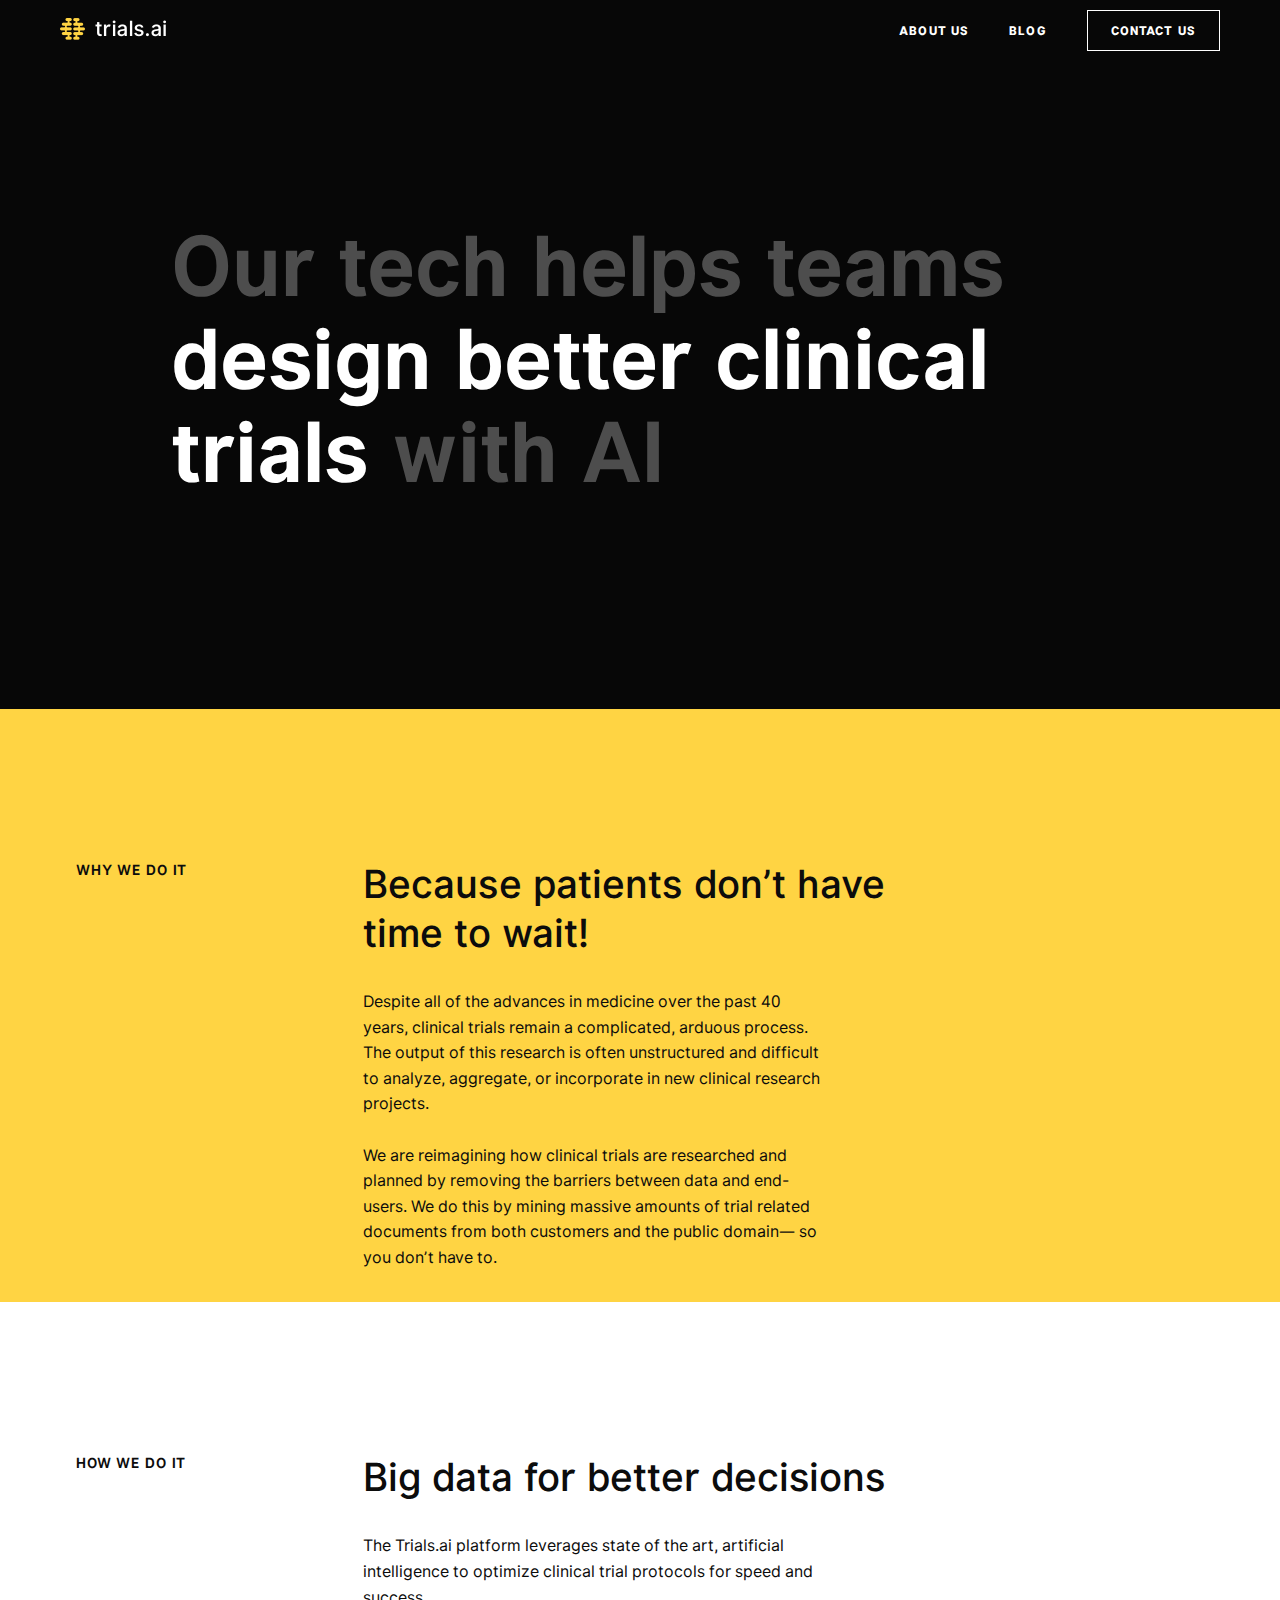
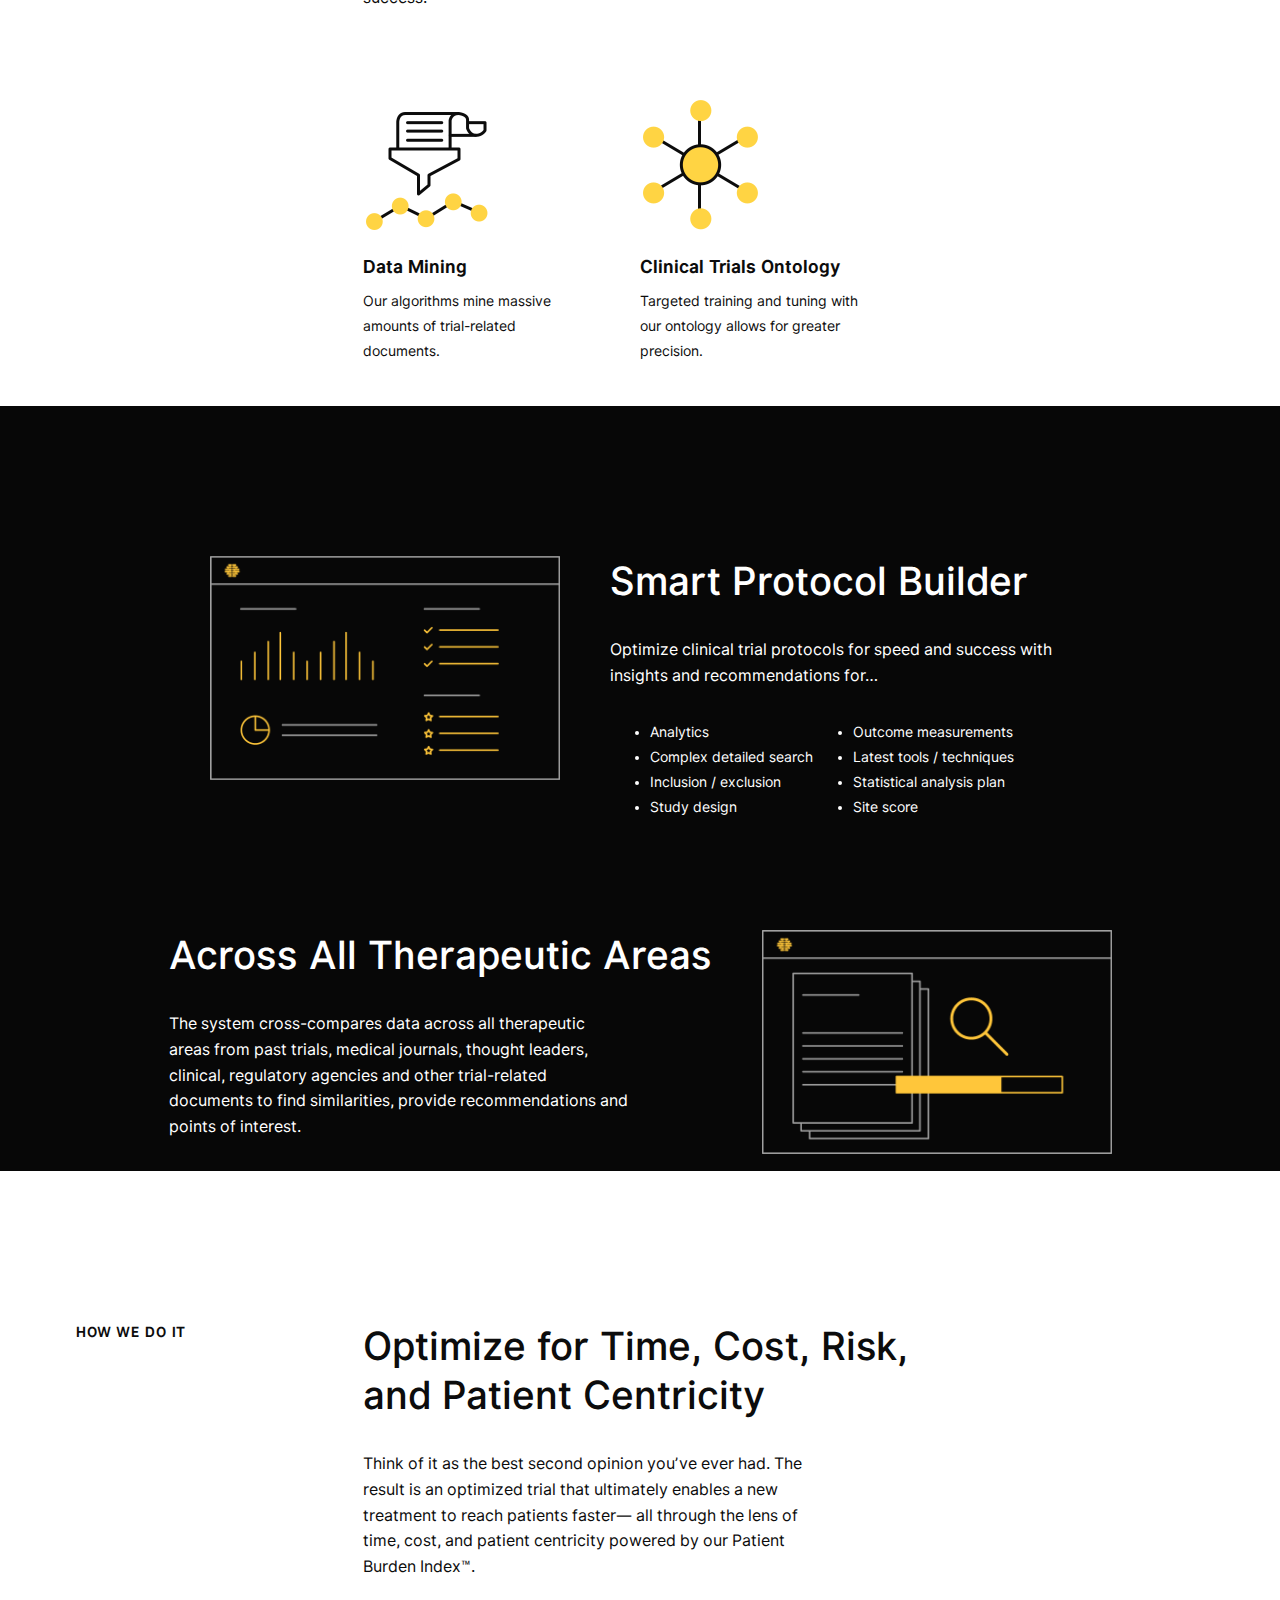
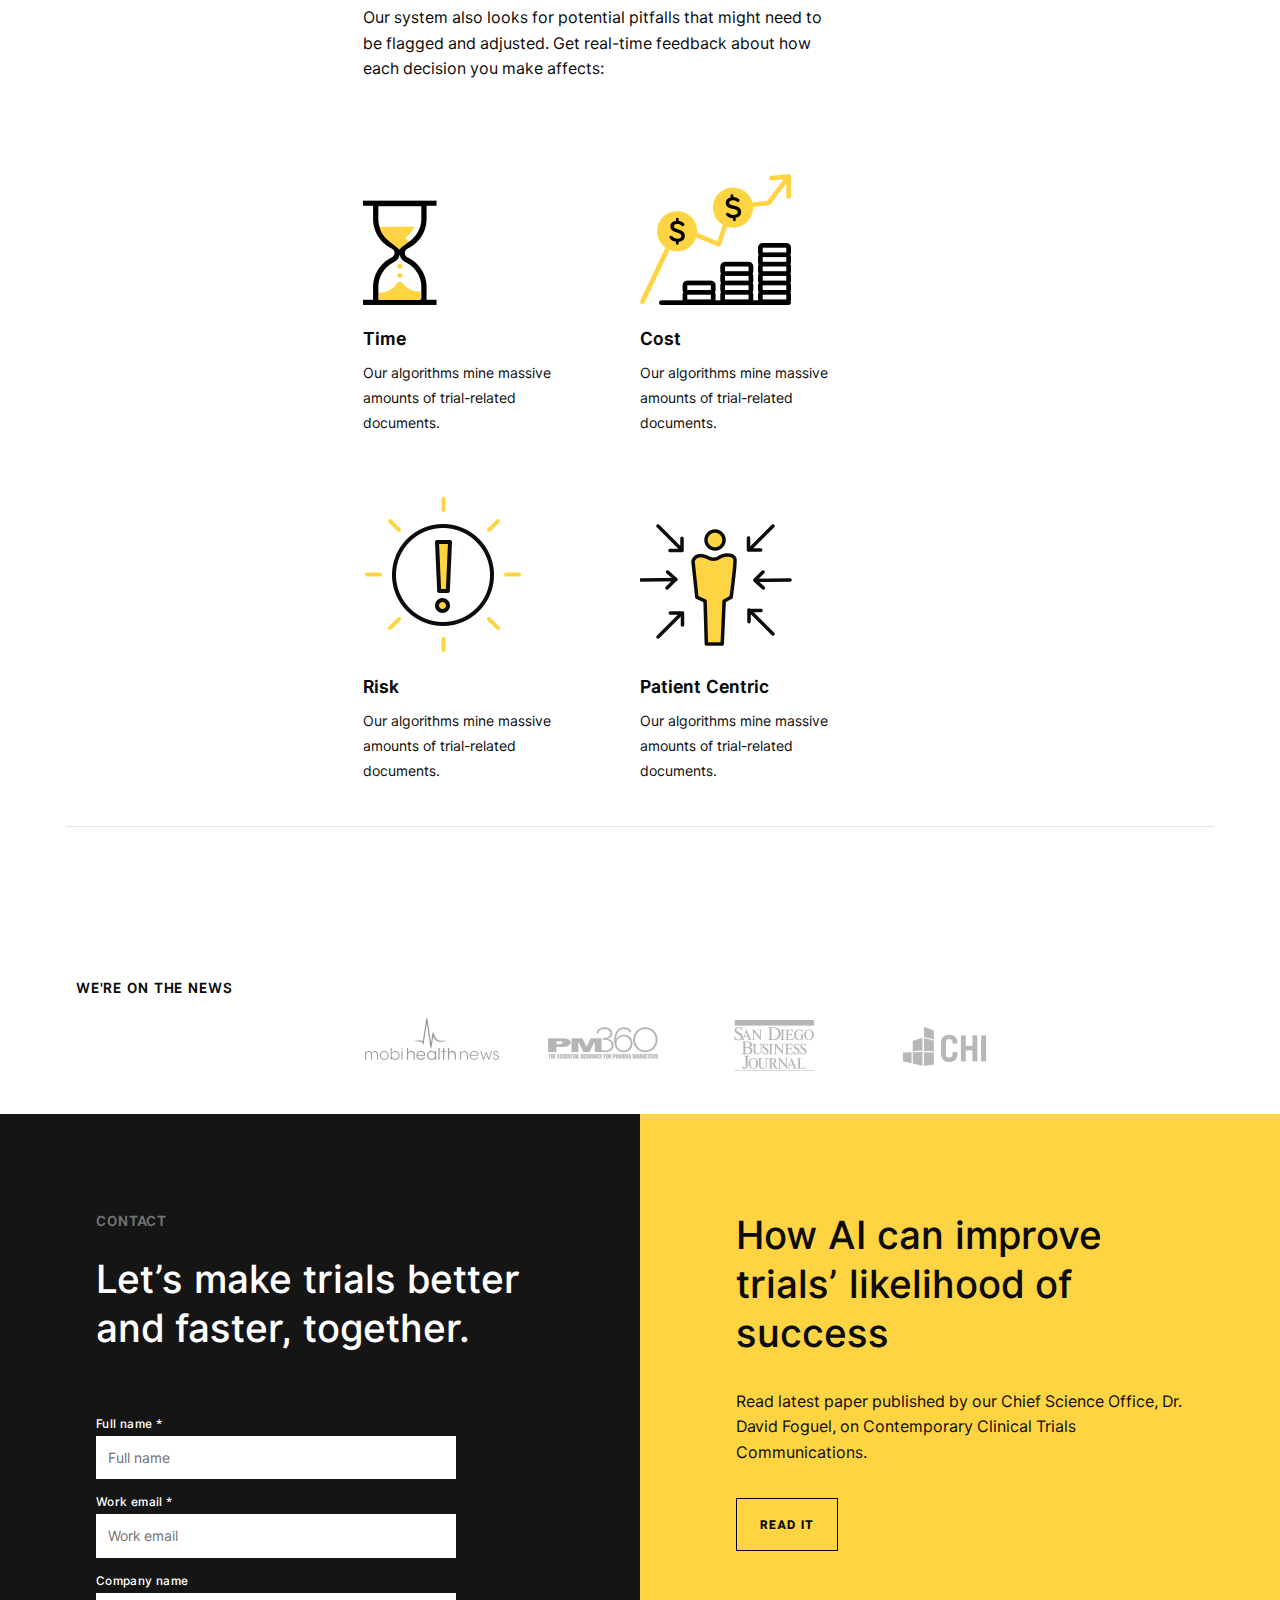
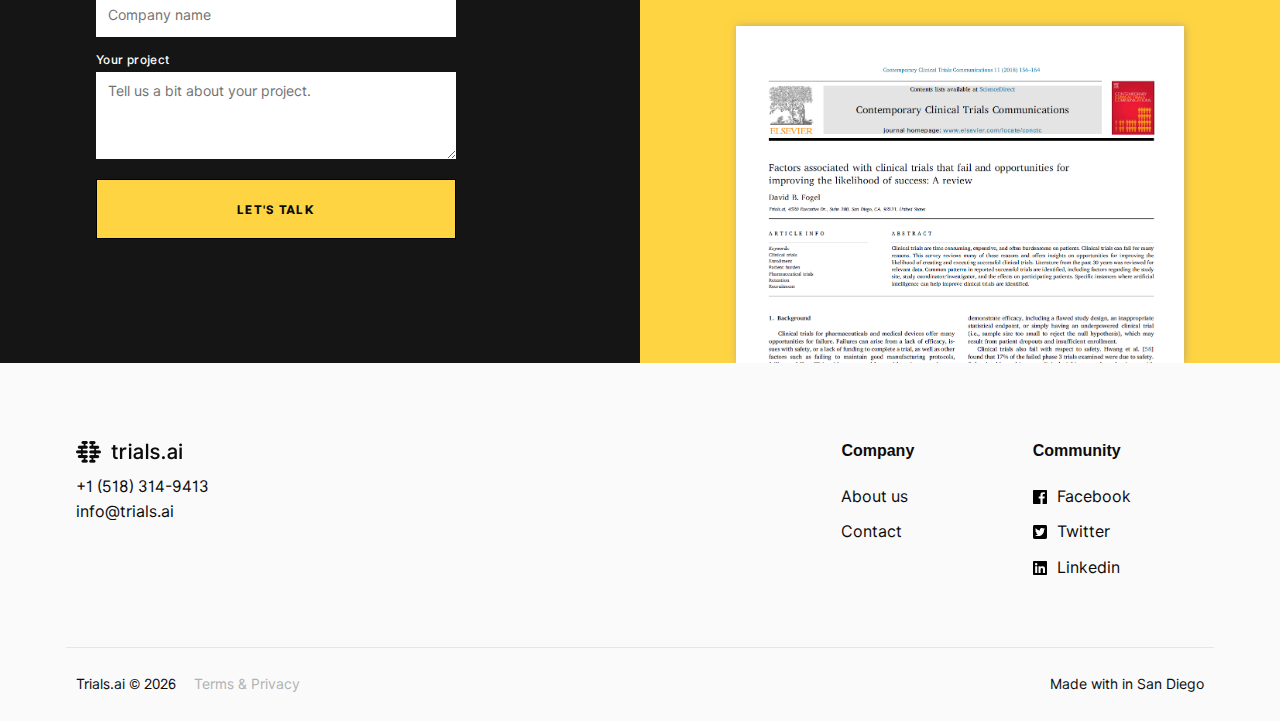
<file: index.html>
<!DOCTYPE html>
<!--  This site was created in Webflow. http://www.webflow.com  -->
<!--  Last Published: Sun Apr 14 2019 19:59:22 GMT+0000 (UTC)  -->
<html data-wf-page="5ca68e347fb85958d81ebe1b" data-wf-site="5ca68e347fb85972c41ebe1a">
  <head>
    <meta charset="utf-8" />
    <title>Trials.ai</title>
    <meta content="width=device-width, initial-scale=1" name="viewport" />
    <meta content="Webflow" name="generator" />
    <link href="css/normalize.css" rel="stylesheet" type="text/css" />
    <link href="css/webflow.css" rel="stylesheet" type="text/css" />
    <link href="css/trials-ai.webflow.css" rel="stylesheet" type="text/css" />
    <link href="https://afeld.github.io/emoji-css/emoji.css" rel="stylesheet" />

    <!-- [if lt IE 9]><script src="https://cdnjs.cloudflare.com/ajax/libs/html5shiv/3.7.3/html5shiv.min.js" type="text/javascript"></script><![endif] -->
    <script type="text/javascript">
      !(function(o, c) {
        var n = c.documentElement,
          t = ' w-mod-';
        (n.className += t + 'js'),
          ('ontouchstart' in o || (o.DocumentTouch && c instanceof DocumentTouch)) &&
            (n.className += t + 'touch');
      })(window, document);
    </script>
    <link
      href="https://daks2k3a4ib2z.cloudfront.net/img/favicon.ico"
      rel="shortcut icon"
      type="image/x-icon"
    />
    <link href="https://daks2k3a4ib2z.cloudfront.net/img/webclip.png" rel="apple-touch-icon" />
  </head>
  <body class="body">
    <div class="custom-container">
      <div data-collapse="medium" data-animation="default" data-duration="400" class="navbar w-nav">
        <div class="custom-container nav-container w-container">
          <a href="index.html" class="brand w-nav-brand w--current"
            ><img src="images/new_logo-white.png" width="108" alt="trials.ai logo" class="nav-logo"
          /></a>
          <nav role="navigation" class="nav-menu w-nav-menu">
            <a href="about-us.html" class="text-link w-nav-link">About us</a
            ><a href="#" class="text-link white w-nav-link">Blog</a
            ><a href="#home-contact-form" class="button white w-button">Contact us</a>
          </nav>
          <div class="menu-button w-nav-button">
            <div class="icon-2 w-icon-nav-menu"></div>
          </div>
        </div>
      </div>
    </div>
    <div class="section black header">
      <div class="custom-container">
        <div class="columns w-row">
          <div class="w-col w-col-1 w-col-stack"></div>
          <div class="w-col w-col-10 w-col-stack">
            <h1 class="h1">
              Our tech helps teams <strong class="special">design better clinical trials</strong> with AI
            </h1>
          </div>
          <div class="w-col w-col-1 w-col-stack"></div>
        </div>
      </div>
    </div>
    <div class="section yellow">
      <div class="custom-container w-container">
        <div class="columns w-row">
          <div class="w-col w-col-3 w-col-stack">
            <div class="r1">Why we do it</div>
          </div>
          <div class="w-col w-col-6 w-col-stack">
            <h2 class="h2">Because patients don’t have time to wait!</h2>
            <p class="copy-1">
              Despite all of the advances in medicine over the past 40 years, clinical trials remain a
              complicated, arduous process. The output of this research is often unstructured and difficult to
              analyze, aggregate, or incorporate in new clinical research projects.<br />‍<br />We are
              reimagining how clinical trials are researched and planned by removing the barriers between data
              and end-users. We do this by mining massive amounts of trial related documents from both
              customers and the public domain— so you don’t have to.
            </p>
          </div>
          <div class="w-col w-col-3 w-col-stack"></div>
        </div>
      </div>
    </div>
    <div class="section">
      <div class="custom-container w-container">
        <div class="columns w-row">
          <div class="w-col w-col-3 w-col-stack">
            <div class="r1">How we do it</div>
          </div>
          <div class="w-col w-col-6 w-col-stack">
            <h2 class="h2">Big data for better decisions</h2>
            <p class="copy-1">
              The Trials.ai platform leverages state of the art, artificial intelligence to optimize clinical
              trial protocols for speed and success.
            </p>
            <div class="w-row">
              <div class="w-col w-col-6">
                <div class="blurb">
                  <img src="images/illo_data-mining.png" width="160" alt="" class="icon" />
                  <h3 class="h3">Data Mining</h3>
                  <p class="copy-3">Our algorithms mine massive amounts of trial-related documents.</p>
                </div>
              </div>
              <div class="w-col w-col-6">
                <div class="blurb">
                  <img src="images/illo_ontology.png" width="160" alt="" class="icon" />
                  <h3 class="h3">Clinical Trials Ontology</h3>
                  <p class="copy-3">
                    Targeted training and tuning with our ontology allows for greater precision.
                  </p>
                </div>
              </div>
            </div>
          </div>
          <div class="w-col w-col-3 w-col-stack"></div>
        </div>
      </div>
    </div>
    <div class="section black">
      <div class="custom-container w-container">
        <div class="features-wrapper">
          <div class="feature top-feature">
            <div class="feature-img">
              <img src="images/banner-wire-screen-designs1.png" width="350" alt="" />
            </div>
            <div class="feature-text right">
              <h2 class="h2 white">Smart Protocol Builder</h2>
              <p class="copy-1 white">
                Optimize clinical trial protocols for speed and success with insights and recommendations for…
              </p>
              <div class="two-column-list">
                <ul class="list">
                  <li class="copy-3 white">Analytics</li>
                  <li class="copy-3 white">Complex detailed search</li>
                  <li class="copy-3 white">Inclusion / exclusion</li>
                  <li class="copy-3 white">Study design</li>
                </ul>
                <ul class="list-2">
                  <li class="copy-3 white">Outcome measurements</li>
                  <li class="copy-3 white">Latest tools / techniques</li>
                  <li class="copy-3 white">Statistical analysis plan</li>
                  <li class="copy-3 white">Site score</li>
                </ul>
              </div>
            </div>
          </div>
          <div class="feature reverse bottom-feature">
            <div class="feature-img">
              <img src="images/banner-wire-screen-designs2.png" width="350" alt="" />
            </div>
            <div class="feature-text left">
              <h2 class="h2 white">Across All Therapeutic Areas</h2>
              <p class="copy-1 white">
                The system cross-compares data across all therapeutic areas from past trials, medical
                journals, thought leaders, clinical, regulatory agencies and other trial-related documents to
                find similarities, provide recommendations and points of interest.
              </p>
            </div>
          </div>
        </div>
      </div>
    </div>
    <div class="section">
      <div class="custom-container w-container">
        <div class="columns w-row">
          <div class="w-col w-col-3 w-col-stack">
            <div class="r1">How we do it</div>
          </div>
          <div class="w-col w-col-6 w-col-stack">
            <h2 class="h2">Optimize for Time, Cost, Risk, and Patient Centricity</h2>
            <p class="copy-1">
              Think of it as the best second opinion you’ve ever had. The result is an optimized trial that
              ultimately enables a new treatment to reach patients faster— all through the lens of time, cost,
              and patient centricity powered by our Patient Burden Index™.<br />‍<br />Our system also looks
              for potential pitfalls that might need to be flagged and adjusted. Get real-time feedback about
              how each decision you make affects:
            </p>
            <div class="w-row">
              <div class="w-col w-col-6">
                <div class="blurb">
                  <img src="images/illo_time.png" width="160" alt="" class="icon" />
                  <h3 class="h3">Time</h3>
                  <p class="copy-3">Our algorithms mine massive amounts of trial-related documents.</p>
                </div>
                <div class="blurb">
                  <img src="images/illo_cost.png" width="160" alt="" class="icon" />
                  <h3 class="h3">Risk</h3>
                  <p class="copy-3">Our algorithms mine massive amounts of trial-related documents.</p>
                </div>
              </div>
              <div class="w-col w-col-6">
                <div class="blurb">
                  <img src="images/illo_risk.png" width="160" alt="" class="icon" />
                  <h3 class="h3">Cost</h3>
                  <p class="copy-3">Our algorithms mine massive amounts of trial-related documents.</p>
                </div>
                <div class="blurb">
                  <img src="images/illo_patient.png" width="160" alt="" class="icon" />
                  <h3 class="h3">Patient Centric</h3>
                  <p class="copy-3">Our algorithms mine massive amounts of trial-related documents.</p>
                </div>
              </div>
            </div>
          </div>
          <div class="w-col w-col-3 w-col-stack"></div>
        </div>
      </div>
    </div>
    <div class="section news">
      <div class="custom-container w-container">
        <div class="ruler"></div>
        <div class="columns w-row">
          <div class="w-col w-col-3 w-col-stack">
            <div class="r1">We&#x27;re on the news</div>
          </div>
          <div class="w-col w-col-7 w-col-stack">
            <div class="news-logos-wrapper">
              <a
                href="https://www.mobihealthnews.com/content/innovative-startups-improving-clinical-trial-recruitment-enrollment-retention-and-design"
                target="_blank"
                class="news-logo-wrapper w-inline-block"
                ><img src="images/mobihealthnews_2x.png" width="137" alt="" class="news-logo"/></a
              ><a
                href="https://www.pm360online.com/trials-ai-is-accelerating-clinical-trials/"
                target="_blank"
                class="news-logo-wrapper w-inline-block"
                ><img src="images/pm360_2x.png" width="137" alt="" class="news-logo"/></a
              ><a
                href="http://sdbj.com/news/2018/may/24/san-diego-venture-group-names-30-startups-2018-coo/"
                target="_blank"
                class="news-logo-wrapper w-inline-block"
                ><img src="images/sandiegobusinessjournal_2x.png" width="137" alt="" class="news-logo"/></a
              ><a
                href="http://www.clinicalinformaticsnews.com/2017/09/29/the-intelligent-trial-ai-comes-to-clinical-trials.aspx"
                target="_blank"
                class="news-logo-wrapper w-inline-block"
                ><img src="images/chi_2x.png" width="137" alt="" class="news-logo"
              /></a>
            </div>
          </div>
          <div class="w-col w-col-2 w-col-stack"></div>
        </div>
      </div>
    </div>
    <div class="section pre-footer" id="home-contact-form">
      <div class="pre-footer-section">
        <div class="contact-form-section">
          <div class="contact-section-wrapper">
            <div class="r1 grey">Contact</div>
            <h2 class="h2 white">Let’s make trials better and faster, together.</h2>
            <div class="form-block w-form">
              <form id="email-form" name="email-form" data-name="Email Form" class="footer-form">
                <label for="Full-name-2" class="r2">Full name *</label
                ><input
                  type="text"
                  class="text-field w-input"
                  maxlength="256"
                  name="Full-name-2"
                  data-name="Full Name 2"
                  placeholder="Full name"
                  id="Full-name-2"
                  required=""
                /><label for="Work-email-2" class="r2">Work email *</label
                ><input
                  type="email"
                  class="text-field w-input"
                  maxlength="256"
                  name="Work-email-2"
                  data-name="Work Email 2"
                  placeholder="Work email"
                  id="Work-email-2"
                  required=""
                /><label for="Company-name-2" class="r2">Company name</label
                ><input
                  type="text"
                  maxlength="256"
                  name="Company-name-2"
                  data-name="Company Name 2"
                  placeholder="Company name"
                  id="Company-name-2"
                  class="text-field w-input"
                /><label for="Your-project-2" class="r2">Your project</label
                ><textarea
                  id="Your-project-2"
                  name="Your-project-2"
                  placeholder="Tell us a bit about your project."
                  maxlength="5000"
                  data-name="Your Project 2"
                  class="text-field large-text-field w-input"
                ></textarea
                ><input
                  type="submit"
                  value="Let&#x27;s talk"
                  data-wait="Please wait..."
                  class="button form-button w-button"
                />
              </form>
              <div class="w-form-done">
                <div>Thank you! Your submission has been received!</div>
              </div>
              <div class="w-form-fail">
                <div>Oops! Something went wrong while submitting the form.</div>
              </div>
            </div>
          </div>
        </div>
        <div class="scientific-paper-section">
          <div class="scientific-paper-wrapper">
            <h2 class="h2">How AI can improve trials’ likelihood of success</h2>
            <p class="copy-1">
              Read latest paper published by our Chief Science Office, Dr. David Foguel, on Contemporary
              Clinical Trials Communications.
            </p>
            <a href="#" class="button w-button">Read it</a
            ><a href="#" class="scientific-paper-image w-inline-block"
              ><img src="images/Reasons-Clinical-Trials-Fail.png" width="513.5" alt="" class="image"
            /></a>
          </div>
        </div>
      </div>
    </div>
    <div class="section footer">
      <div class="custom-container w-container">
        <div class="columns w-row">
          <div class="w-col w-col-6">
            <div class="footer-left-column">
              <a href="#" class="footer-logo w-inline-block"
                ><img src="images/new_logo-black.png" width="108" alt=""/></a
              ><a href="tel:+15183149413" class="footer-link copy-1">+1 (518) 314-9413</a
              ><a href="mailto:info@trials.ai" class="footer-link copy-1">info@trials.ai</a>
            </div>
          </div>
          <div class="w-col w-col-2"></div>
          <div class="footer-column w-col w-col-2">
            <h4 class="h4">Company</h4>
            <ul class="footer-list w-list-unstyled">
              <li class="footer-li"><a href="about-us.html" class="footer-link copy-1">About us</a></li>
              <li class="footer-li"><a href="#home-contact-form" class="footer-link copy-1">Contact</a></li>
            </ul>
          </div>
          <div class="footer-column w-col w-col-2">
            <h4 class="h4">Community</h4>
            <ul class="footer-list w-list-unstyled">
              <li class="footer-li">
                <a
                  href="https://www.facebook.com/trialsai/"
                  target="_blank"
                  class="footer-link-block w-inline-block"
                  ><img src="images/facebook_icon.svg" alt="facebook icon" class="social-media-icon" />
                  <div class="footer-link copy-1">Facebook</div></a
                >
              </li>
              <li class="footer-li">
                <a
                  href="https://twitter.com/trialsAI"
                  target="_blank"
                  class="footer-link-block w-inline-block"
                  ><img src="images/twitter_icon.svg" alt="" class="social-media-icon" />
                  <div class="footer-link copy-1">Twitter</div></a
                >
              </li>
              <li>
                <a
                  href="https://www.linkedin.com/company/trials.ai/"
                  target="_blank"
                  class="footer-link-block w-inline-block"
                  ><img src="images/linkedin_icon.svg" alt="" class="social-media-icon" />
                  <div class="footer-link copy-1">Linkedin</div></a
                >
              </li>
            </ul>
          </div>
        </div>
        <div class="ruler footer-ruler"></div>
        <div class="columns w-row">
          <div class="w-col w-col-6">
            <div class="footer-bottom-left">
              <div class="copy-3">
                Trials.ai ©
                <script type="text/javascript">
                  var year = new Date();
                  document.write(year.getFullYear());
                </script>
              </div>
              <a href="https://trials.ai/privacy-policy/" class="copy-3 terms-link">Terms &amp; Privacy</a>
            </div>
          </div>
          <div class="w-col w-col-6">
            <div class="copy-3 footer-right">Made with <i class="em em-the_horns"></i> in San Diego</div>
          </div>
        </div>
      </div>
    </div>
    <script
      src="https://d1tdp7z6w94jbb.cloudfront.net/js/jquery-3.3.1.min.js"
      type="text/javascript"
      integrity="sha256-FgpCb/KJQlLNfOu91ta32o/NMZxltwRo8QtmkMRdAu8="
      crossorigin="anonymous"
    ></script>
    <script src="js/webflow.js" type="text/javascript"></script>
    <!-- [if lte IE 9]><script src="https://cdnjs.cloudflare.com/ajax/libs/placeholders/3.0.2/placeholders.min.js"></script><![endif] -->
  </body>
</html>
</file>
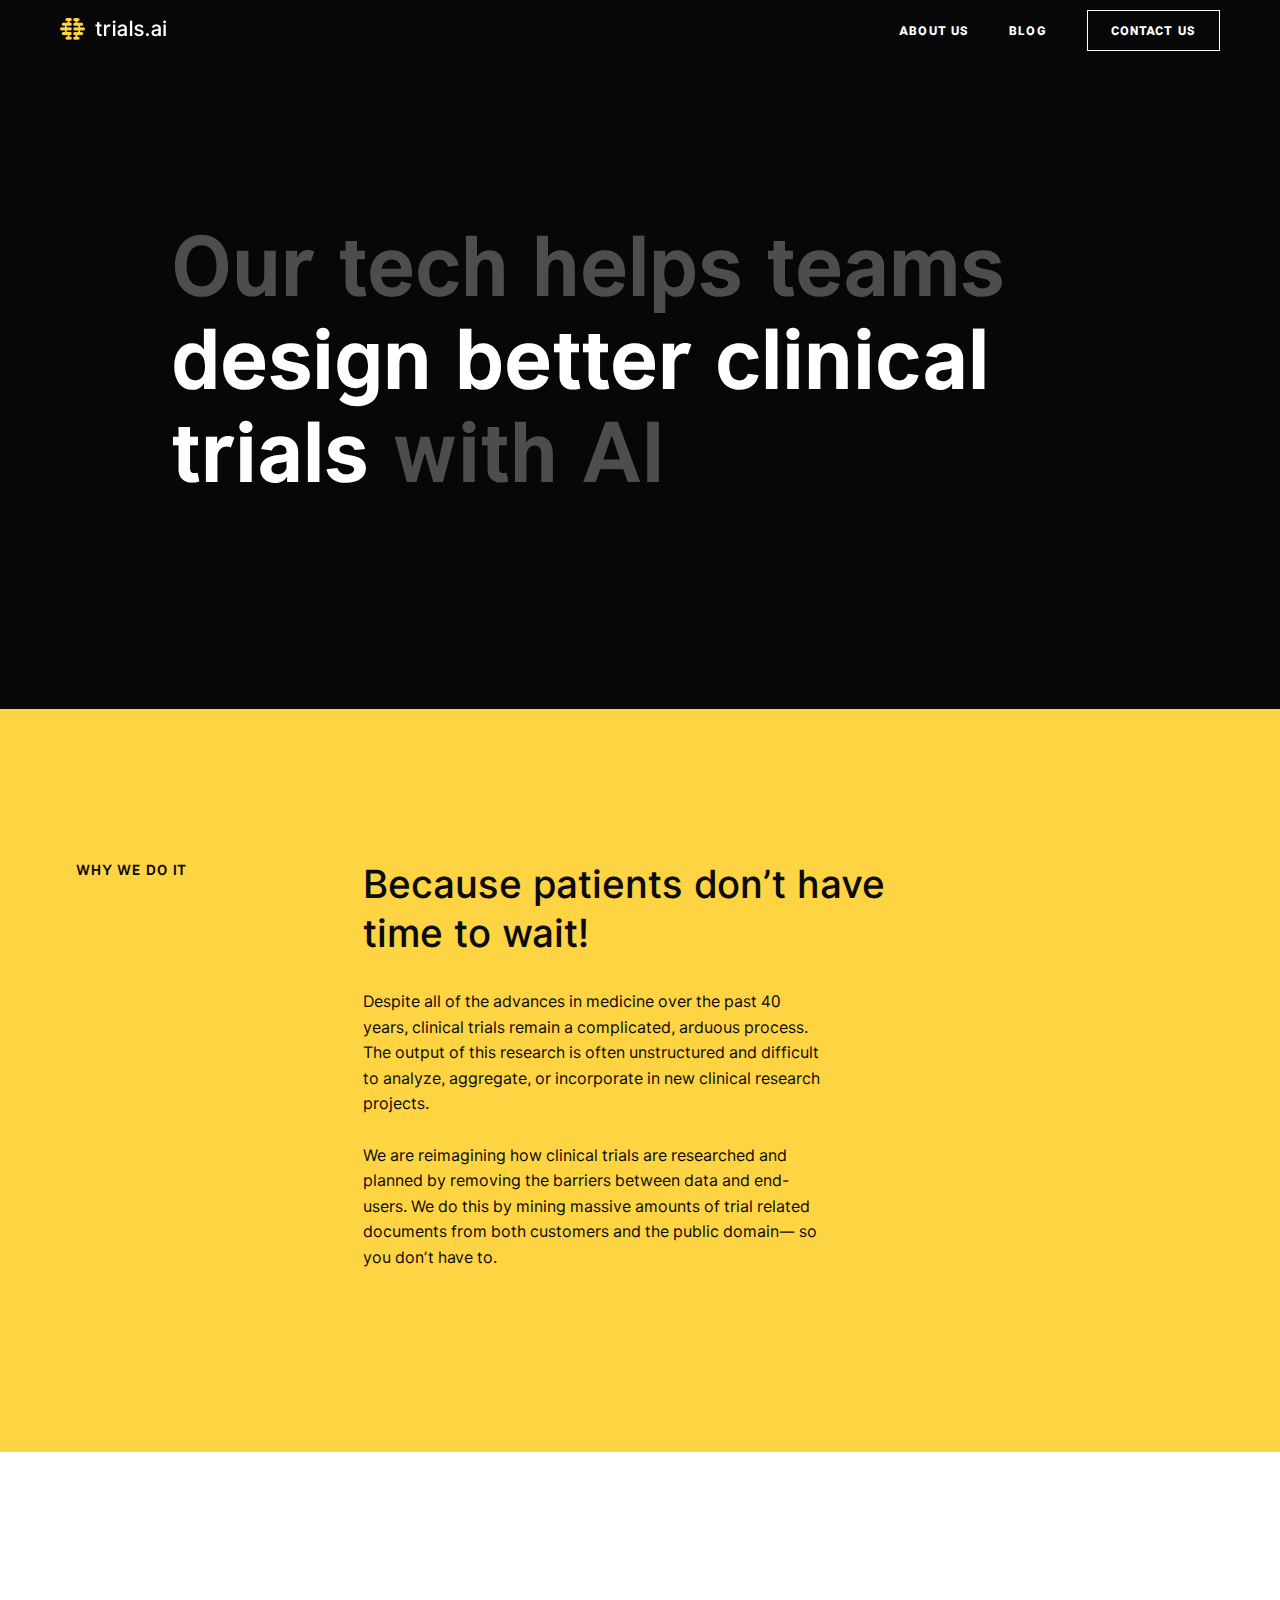
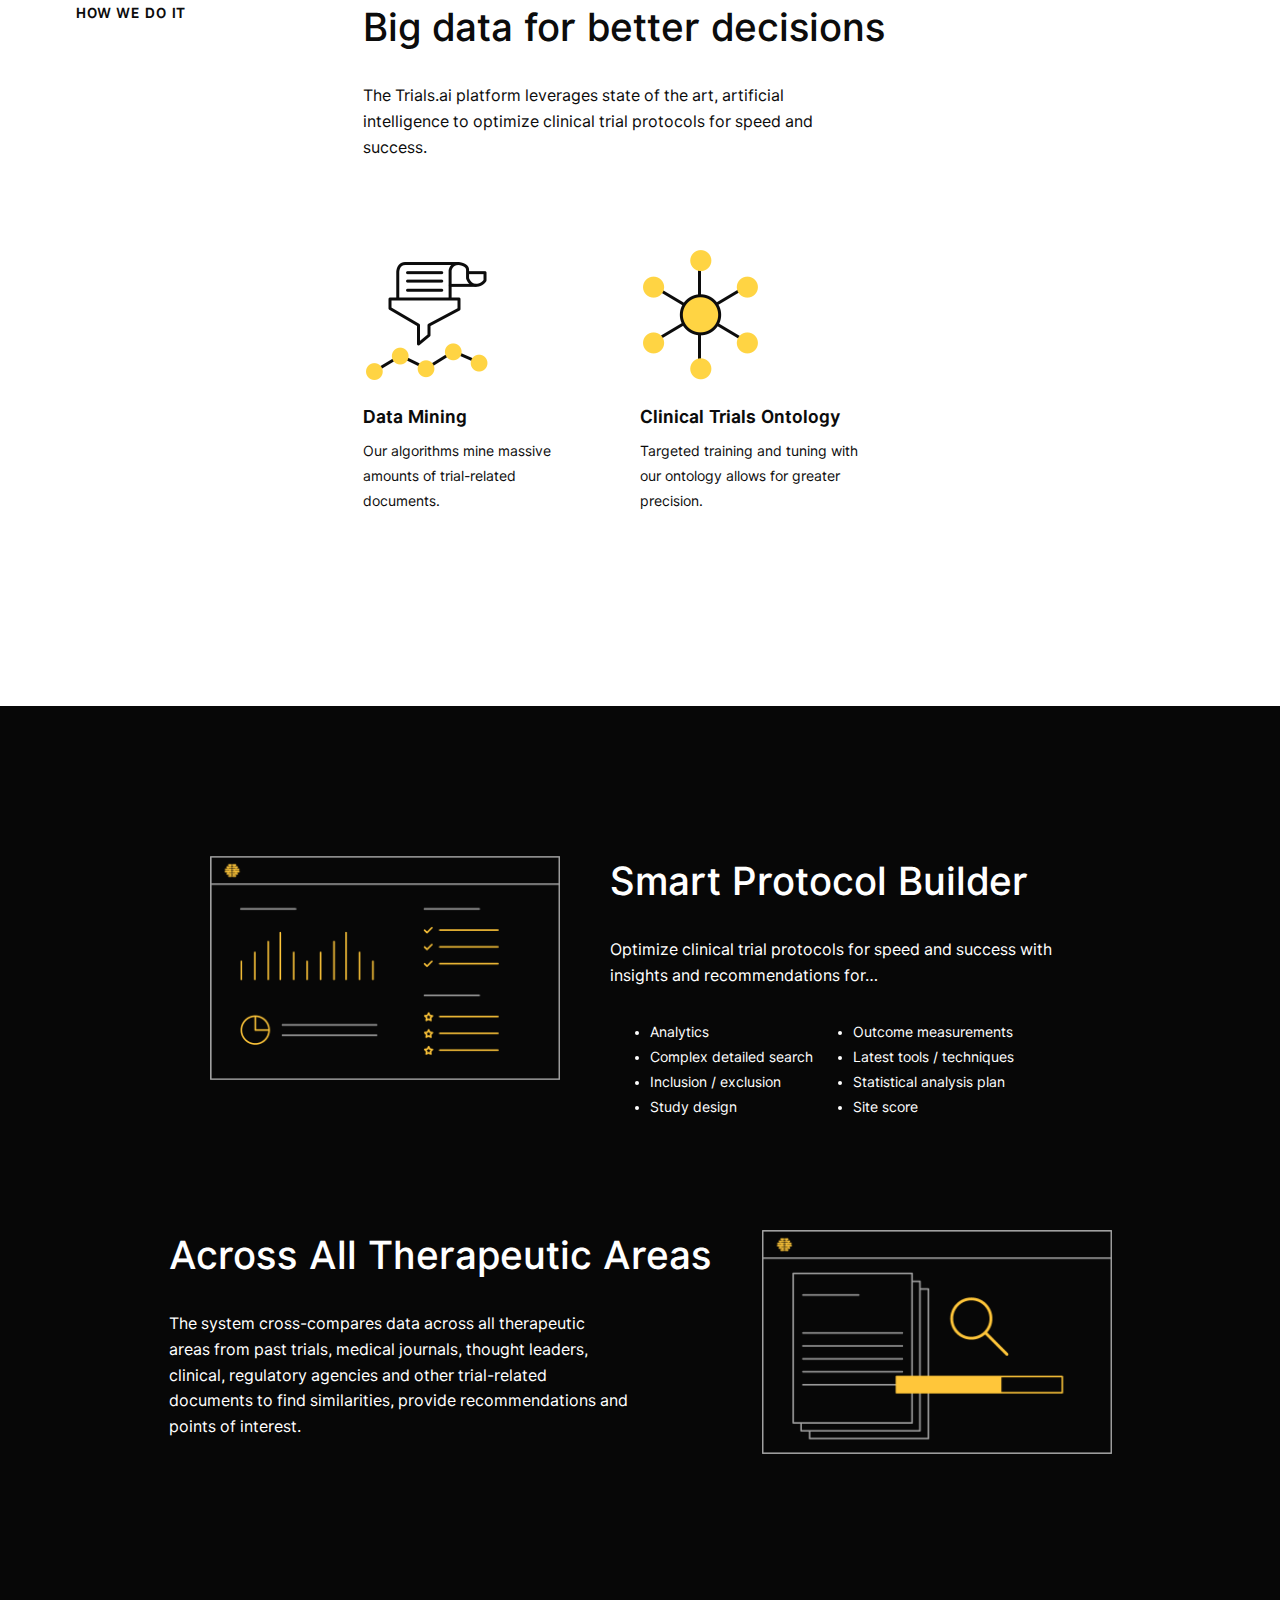
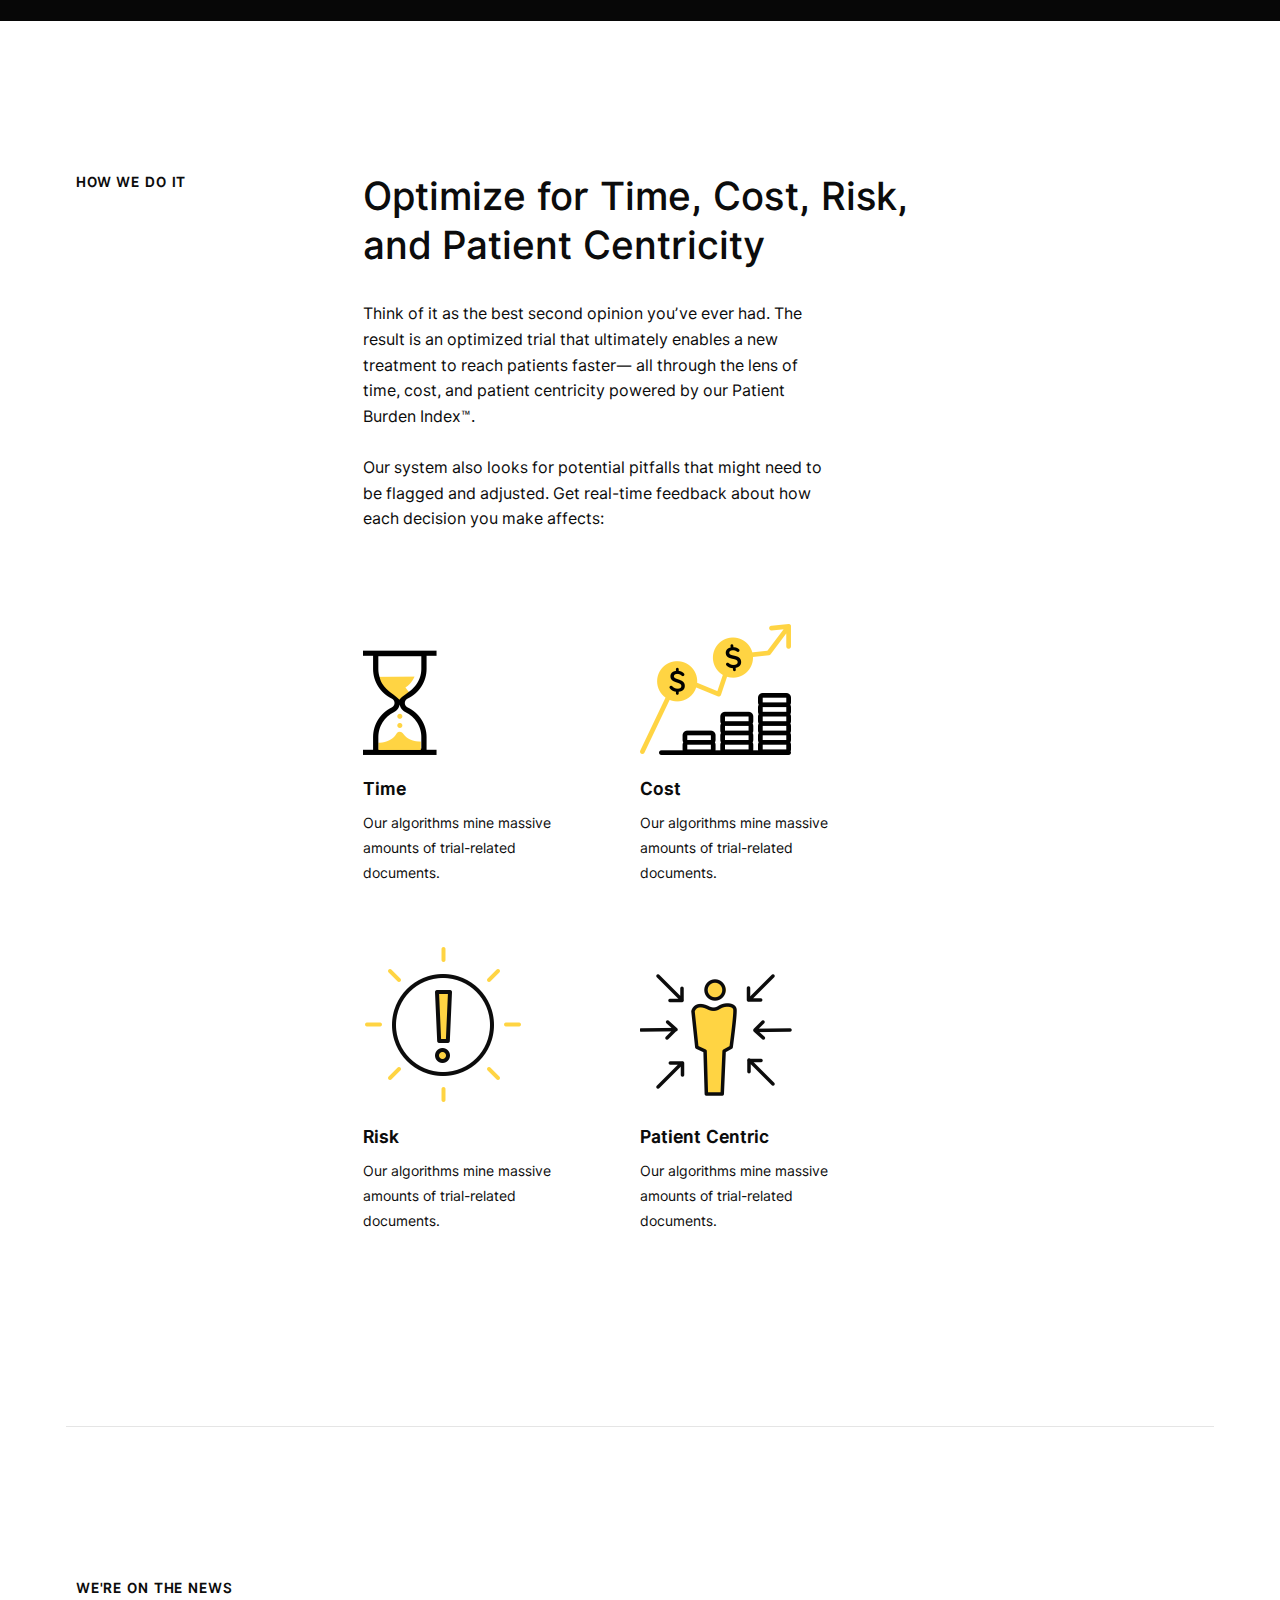
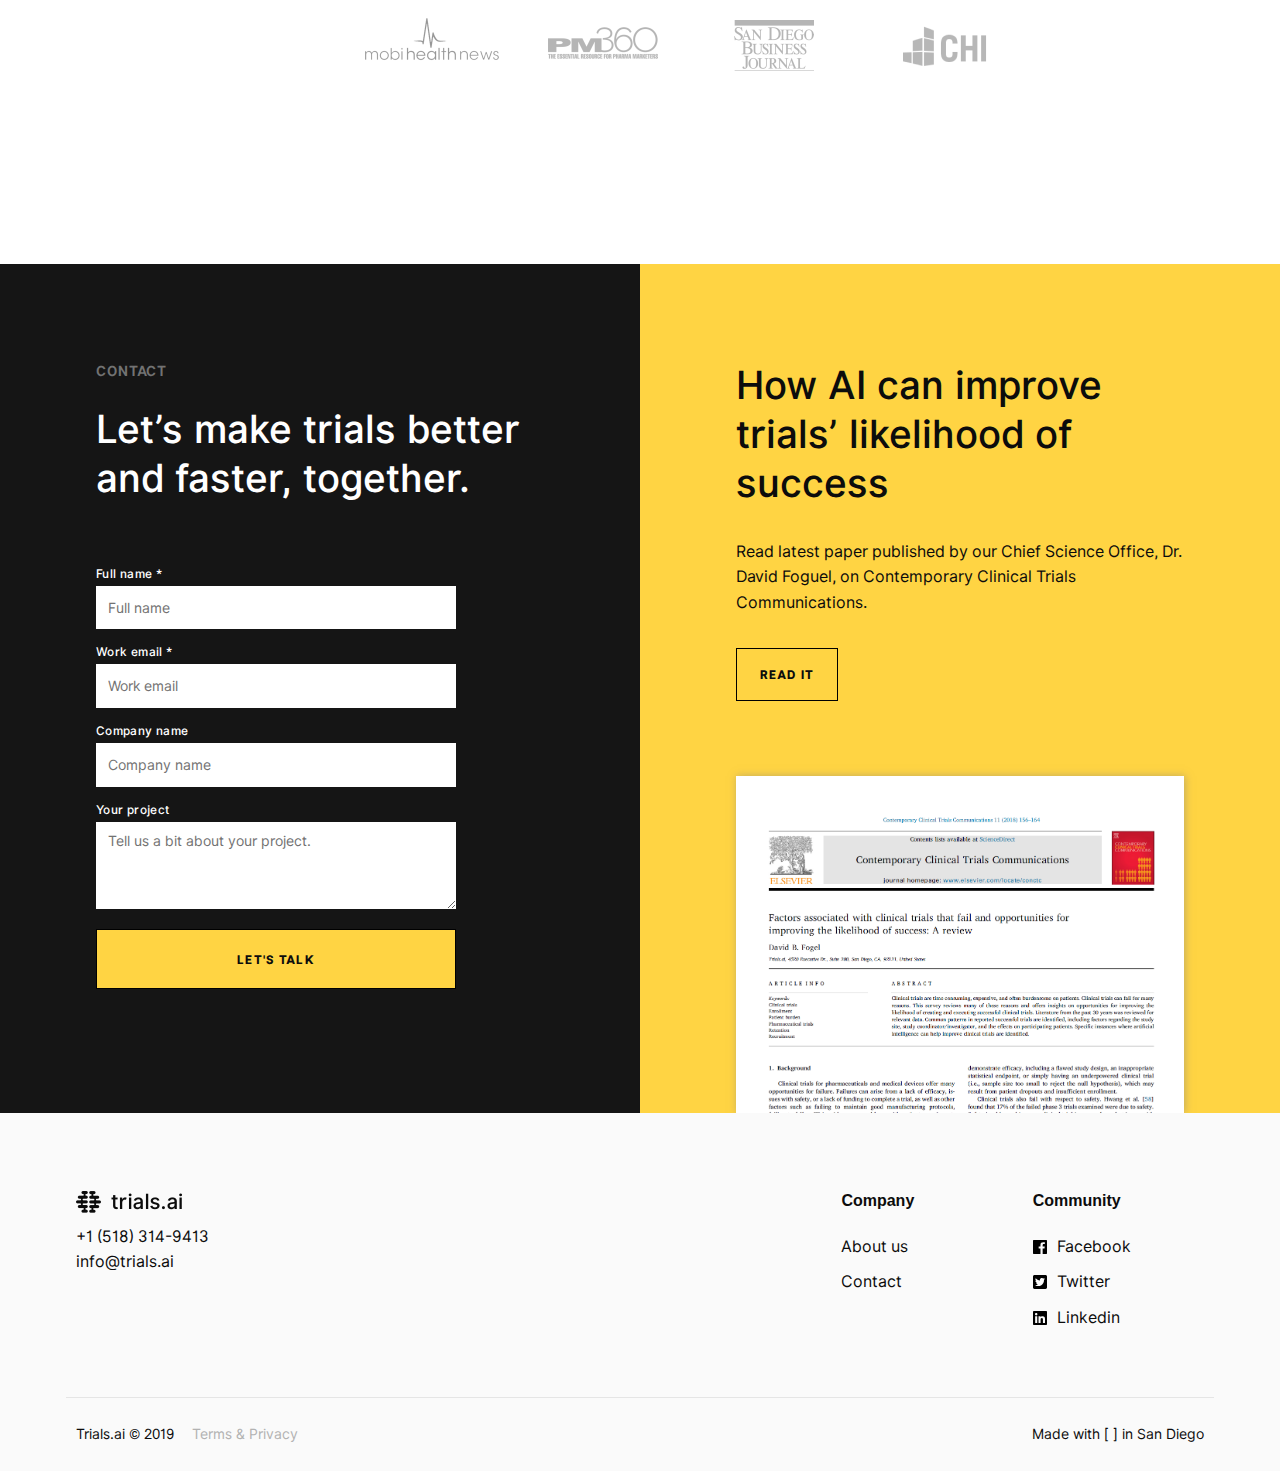
<file: Archive/index.html>
<!DOCTYPE html>
<!--  This site was created in Webflow. http://www.webflow.com  -->
<!--  Last Published: Sun Apr 14 2019 19:59:22 GMT+0000 (UTC)  -->
<html data-wf-page="5ca68e347fb85958d81ebe1b" data-wf-site="5ca68e347fb85972c41ebe1a">
<head>
  <meta charset="utf-8">
  <title>Trials.ai</title>
  <meta content="width=device-width, initial-scale=1" name="viewport">
  <meta content="Webflow" name="generator">
  <link href="css/normalize.css" rel="stylesheet" type="text/css">
  <link href="css/webflow.css" rel="stylesheet" type="text/css">
  <link href="css/trials-ai.webflow.css" rel="stylesheet" type="text/css">
  <!-- [if lt IE 9]><script src="https://cdnjs.cloudflare.com/ajax/libs/html5shiv/3.7.3/html5shiv.min.js" type="text/javascript"></script><![endif] -->
  <script type="text/javascript">!function(o,c){var n=c.documentElement,t=" w-mod-";n.className+=t+"js",("ontouchstart"in o||o.DocumentTouch&&c instanceof DocumentTouch)&&(n.className+=t+"touch")}(window,document);</script>
  <link href="https://daks2k3a4ib2z.cloudfront.net/img/favicon.ico" rel="shortcut icon" type="image/x-icon">
  <link href="https://daks2k3a4ib2z.cloudfront.net/img/webclip.png" rel="apple-touch-icon">
</head>
<body class="body">
  <div class="custom-container">
    <div data-collapse="medium" data-animation="default" data-duration="400" class="navbar w-nav">
      <div class="custom-container nav-container w-container"><a href="index.html" class="brand w-nav-brand w--current"><img src="images/new_logo-white.png" width="108" alt="trials.ai logo" class="nav-logo"></a>
        <nav role="navigation" class="nav-menu w-nav-menu"><a href="about-us.html" class="text-link w-nav-link">About us</a><a href="#" class="text-link white w-nav-link">Blog</a><a href="#" class="button white w-button">Contact us</a></nav>
        <div class="menu-button w-nav-button">
          <div class="icon-2 w-icon-nav-menu"></div>
        </div>
      </div>
    </div>
  </div>
  <div class="section black header">
    <div class="custom-container">
      <div class="columns w-row">
        <div class="w-col w-col-1 w-col-stack"></div>
        <div class="w-col w-col-10 w-col-stack">
          <h1 class="h1">Our tech helps teams <strong class="special">design better clinical trials</strong> with AI</h1>
        </div>
        <div class="w-col w-col-1 w-col-stack"></div>
      </div>
    </div>
  </div>
  <div class="section yellow">
    <div class="custom-container w-container">
      <div class="columns w-row">
        <div class="w-col w-col-3 w-col-stack">
          <div class="r1">Why we do it</div>
        </div>
        <div class="w-col w-col-6 w-col-stack">
          <h2 class="h2">Because patients don’t have time to wait!</h2>
          <p class="copy-1">Despite all of the advances in medicine over the past 40 years, clinical trials remain a complicated, arduous process. The output of this research is often unstructured and difficult to analyze, aggregate, or incorporate in new clinical research projects.<br>‍<br>We are reimagining how clinical trials are researched and planned by removing the barriers between data and end-users. We do this by mining massive amounts of trial related documents from both customers and the public domain— so you don’t have to.</p>
        </div>
        <div class="w-col w-col-3 w-col-stack"></div>
      </div>
    </div>
  </div>
  <div class="section">
    <div class="custom-container w-container">
      <div class="columns w-row">
        <div class="w-col w-col-3 w-col-stack">
          <div class="r1">How we do it</div>
        </div>
        <div class="w-col w-col-6 w-col-stack">
          <h2 class="h2">Big data for better decisions</h2>
          <p class="copy-1">The Trials.ai platform leverages state of the art, artificial intelligence to optimize clinical trial protocols for speed and success.</p>
          <div class="w-row">
            <div class="w-col w-col-6">
              <div class="blurb"><img src="images/illo_data-mining.png" width="160" alt="" class="icon">
                <h3 class="h3">Data Mining</h3>
                <p class="copy-3">Our algorithms mine massive amounts of trial-related documents.</p>
              </div>
            </div>
            <div class="w-col w-col-6">
              <div class="blurb"><img src="images/illo_ontology.png" width="160" alt="" class="icon">
                <h3 class="h3">Clinical Trials Ontology</h3>
                <p class="copy-3">Targeted training and tuning with our ontology allows for greater precision.</p>
              </div>
            </div>
          </div>
        </div>
        <div class="w-col w-col-3 w-col-stack"></div>
      </div>
    </div>
  </div>
  <div class="section black">
    <div class="custom-container w-container">
      <div class="features-wrapper">
        <div class="feature top-feature">
          <div class="feature-img"><img src="images/banner-wire-screen-designs1.png" width="350" alt=""></div>
          <div class="feature-text right">
            <h2 class="h2 white">Smart Protocol Builder</h2>
            <p class="copy-1 white">Optimize clinical trial protocols for speed and success with insights and recommendations for…</p>
            <div class="two-column-list">
              <ul class="list">
                <li class="copy-3 white">Analytics</li>
                <li class="copy-3 white">Complex detailed search</li>
                <li class="copy-3 white">Inclusion / exclusion</li>
                <li class="copy-3 white">Study design</li>
              </ul>
              <ul class="list-2">
                <li class="copy-3 white">Outcome measurements</li>
                <li class="copy-3 white">Latest tools / techniques</li>
                <li class="copy-3 white">Statistical analysis plan</li>
                <li class="copy-3 white">Site score</li>
              </ul>
            </div>
          </div>
        </div>
        <div class="feature reverse bottom-feature">
          <div class="feature-img"><img src="images/banner-wire-screen-designs2.png" width="350" alt=""></div>
          <div class="feature-text left">
            <h2 class="h2 white">Across All Therapeutic Areas</h2>
            <p class="copy-1 white">The system cross-compares data across all therapeutic areas from past trials, medical journals, thought leaders, clinical, regulatory agencies and other trial-related documents to find similarities, provide recommendations and points of interest.</p>
          </div>
        </div>
      </div>
    </div>
  </div>
  <div class="section">
    <div class="custom-container w-container">
      <div class="columns w-row">
        <div class="w-col w-col-3 w-col-stack">
          <div class="r1">How we do it</div>
        </div>
        <div class="w-col w-col-6 w-col-stack">
          <h2 class="h2">Optimize for Time, Cost, Risk, and Patient Centricity</h2>
          <p class="copy-1">Think of it as the best second opinion you’ve ever had. The result is an optimized trial that ultimately enables a new treatment to reach patients faster— all through the lens of time, cost, and patient centricity powered by our Patient Burden Index™.<br>‍<br>Our system also looks for potential pitfalls that might need to be flagged and adjusted. Get real-time feedback about how each decision you make affects:</p>
          <div class="w-row">
            <div class="w-col w-col-6">
              <div class="blurb"><img src="images/illo_time.png" width="160" alt="" class="icon">
                <h3 class="h3">Time</h3>
                <p class="copy-3">Our algorithms mine massive amounts of trial-related documents.</p>
              </div>
              <div class="blurb"><img src="images/illo_cost.png" width="160" alt="" class="icon">
                <h3 class="h3">Risk</h3>
                <p class="copy-3">Our algorithms mine massive amounts of trial-related documents.</p>
              </div>
            </div>
            <div class="w-col w-col-6">
              <div class="blurb"><img src="images/illo_risk.png" width="160" alt="" class="icon">
                <h3 class="h3">Cost</h3>
                <p class="copy-3">Our algorithms mine massive amounts of trial-related documents.</p>
              </div>
              <div class="blurb"><img src="images/illo_patient.png" width="160" alt="" class="icon">
                <h3 class="h3">Patient Centric</h3>
                <p class="copy-3">Our algorithms mine massive amounts of trial-related documents.</p>
              </div>
            </div>
          </div>
        </div>
        <div class="w-col w-col-3 w-col-stack"></div>
      </div>
    </div>
  </div>
  <div class="section news">
    <div class="custom-container w-container">
      <div class="ruler"></div>
      <div class="columns w-row">
        <div class="w-col w-col-3 w-col-stack">
          <div class="r1">We&#x27;re on the news</div>
        </div>
        <div class="w-col w-col-7 w-col-stack">
          <div class="news-logos-wrapper"><a href="https://www.mobihealthnews.com/content/innovative-startups-improving-clinical-trial-recruitment-enrollment-retention-and-design" target="_blank" class="news-logo-wrapper w-inline-block"><img src="images/mobihealthnews_2x.png" width="137" alt="" class="news-logo"></a><a href="https://www.pm360online.com/trials-ai-is-accelerating-clinical-trials/" target="_blank" class="news-logo-wrapper w-inline-block"><img src="images/pm360_2x.png" width="137" alt="" class="news-logo"></a><a href="http://sdbj.com/news/2018/may/24/san-diego-venture-group-names-30-startups-2018-coo/" target="_blank" class="news-logo-wrapper w-inline-block"><img src="images/sandiegobusinessjournal_2x.png" width="137" alt="" class="news-logo"></a><a href="http://www.clinicalinformaticsnews.com/2017/09/29/the-intelligent-trial-ai-comes-to-clinical-trials.aspx" target="_blank" class="news-logo-wrapper w-inline-block"><img src="images/chi_2x.png" width="137" alt="" class="news-logo"></a></div>
        </div>
        <div class="w-col w-col-2 w-col-stack"></div>
      </div>
    </div>
  </div>
  <div class="section pre-footer">
    <div class="pre-footer-section">
      <div class="contact-form-section">
        <div class="contact-section-wrapper">
          <div class="r1 grey">Contact</div>
          <h2 class="h2 white">Let’s make trials better and faster, together.</h2>
          <div class="form-block w-form">
            <form id="email-form" name="email-form" data-name="Email Form" class="footer-form"><label for="Full-name-2" class="r2">Full name *</label><input type="text" class="text-field w-input" maxlength="256" name="Full-name-2" data-name="Full Name 2" placeholder="Full name" id="Full-name-2" required=""><label for="Work-email-2" class="r2">Work email *</label><input type="email" class="text-field w-input" maxlength="256" name="Work-email-2" data-name="Work Email 2" placeholder="Work email" id="Work-email-2" required=""><label for="Company-name-2" class="r2">Company name</label><input type="text" maxlength="256" name="Company-name-2" data-name="Company Name 2" placeholder="Company name" id="Company-name-2" class="text-field w-input"><label for="Your-project-2" class="r2">Your project</label><textarea id="Your-project-2" name="Your-project-2" placeholder="Tell us a bit about your project." maxlength="5000" data-name="Your Project 2" class="text-field large-text-field w-input"></textarea><input type="submit" value="Let&#x27;s talk" data-wait="Please wait..." class="button form-button w-button"></form>
            <div class="w-form-done">
              <div>Thank you! Your submission has been received!</div>
            </div>
            <div class="w-form-fail">
              <div>Oops! Something went wrong while submitting the form.</div>
            </div>
          </div>
        </div>
      </div>
      <div class="scientific-paper-section">
        <div class="scientific-paper-wrapper">
          <h2 class="h2">How AI can improve trials’ likelihood of success</h2>
          <p class="copy-1">Read latest paper published by our Chief Science Office, Dr. David Foguel, on Contemporary Clinical Trials Communications.</p><a href="#" class="button w-button">Read it</a><a href="#" class="scientific-paper-image w-inline-block"><img src="images/Reasons-Clinical-Trials-Fail.png" width="513.5" alt="" class="image"></a></div>
      </div>
    </div>
  </div>
  <div class="section footer">
    <div class="custom-container w-container">
      <div class="columns w-row">
        <div class="w-col w-col-6">
          <div class="footer-left-column"><a href="#" class="footer-logo w-inline-block"><img src="images/new_logo-black.png" width="108" alt=""></a><a href="tel:+15183149413" class="footer-link copy-1">+1 (518) 314-9413</a><a href="mailto:info@trials.ai" class="footer-link copy-1">info@trials.ai</a></div>
        </div>
        <div class="w-col w-col-2"></div>
        <div class="footer-column w-col w-col-2">
          <h4 class="h4">Company</h4>
          <ul class="footer-list w-list-unstyled">
            <li class="footer-li"><a href="about-us.html" class="footer-link copy-1">About us</a></li>
            <li class="footer-li"><a href="#" class="footer-link copy-1">Contact</a></li>
          </ul>
        </div>
        <div class="footer-column w-col w-col-2">
          <h4 class="h4">Community</h4>
          <ul class="footer-list w-list-unstyled">
            <li class="footer-li"><a href="https://www.facebook.com/trialsai/" target="_blank" class="footer-link-block w-inline-block"><img src="images/facebook_icon.svg" alt="facebook icon" class="social-media-icon"><div class="footer-link copy-1">Facebook</div></a></li>
            <li class="footer-li"><a href="https://twitter.com/trialsAI" target="_blank" class="footer-link-block w-inline-block"><img src="images/twitter_icon.svg" alt="" class="social-media-icon"><div class="footer-link copy-1">Twitter</div></a></li>
            <li><a href="https://www.linkedin.com/company/trials.ai/" target="_blank" class="footer-link-block w-inline-block"><img src="images/linkedin_icon.svg" alt="" class="social-media-icon"><div class="footer-link copy-1">Linkedin</div></a></li>
          </ul>
        </div>
      </div>
      <div class="ruler footer-ruler"></div>
      <div class="columns w-row">
        <div class="w-col w-col-6">
          <div class="footer-bottom-left">
            <div class="copy-3">Trials.ai © 2019</div><a href="https://trials.ai/privacy-policy/" class="copy-3 terms-link">Terms &amp; Privacy</a></div>
        </div>
        <div class="w-col w-col-6">
          <div class="copy-3 footer-right">Made with [ ] in San Diego</div>
        </div>
      </div>
    </div>
  </div>
  <script src="https://d1tdp7z6w94jbb.cloudfront.net/js/jquery-3.3.1.min.js" type="text/javascript" integrity="sha256-FgpCb/KJQlLNfOu91ta32o/NMZxltwRo8QtmkMRdAu8=" crossorigin="anonymous"></script>
  <script src="js/webflow.js" type="text/javascript"></script>
  <!-- [if lte IE 9]><script src="https://cdnjs.cloudflare.com/ajax/libs/placeholders/3.0.2/placeholders.min.js"></script><![endif] -->
</body>
</html>
</file>
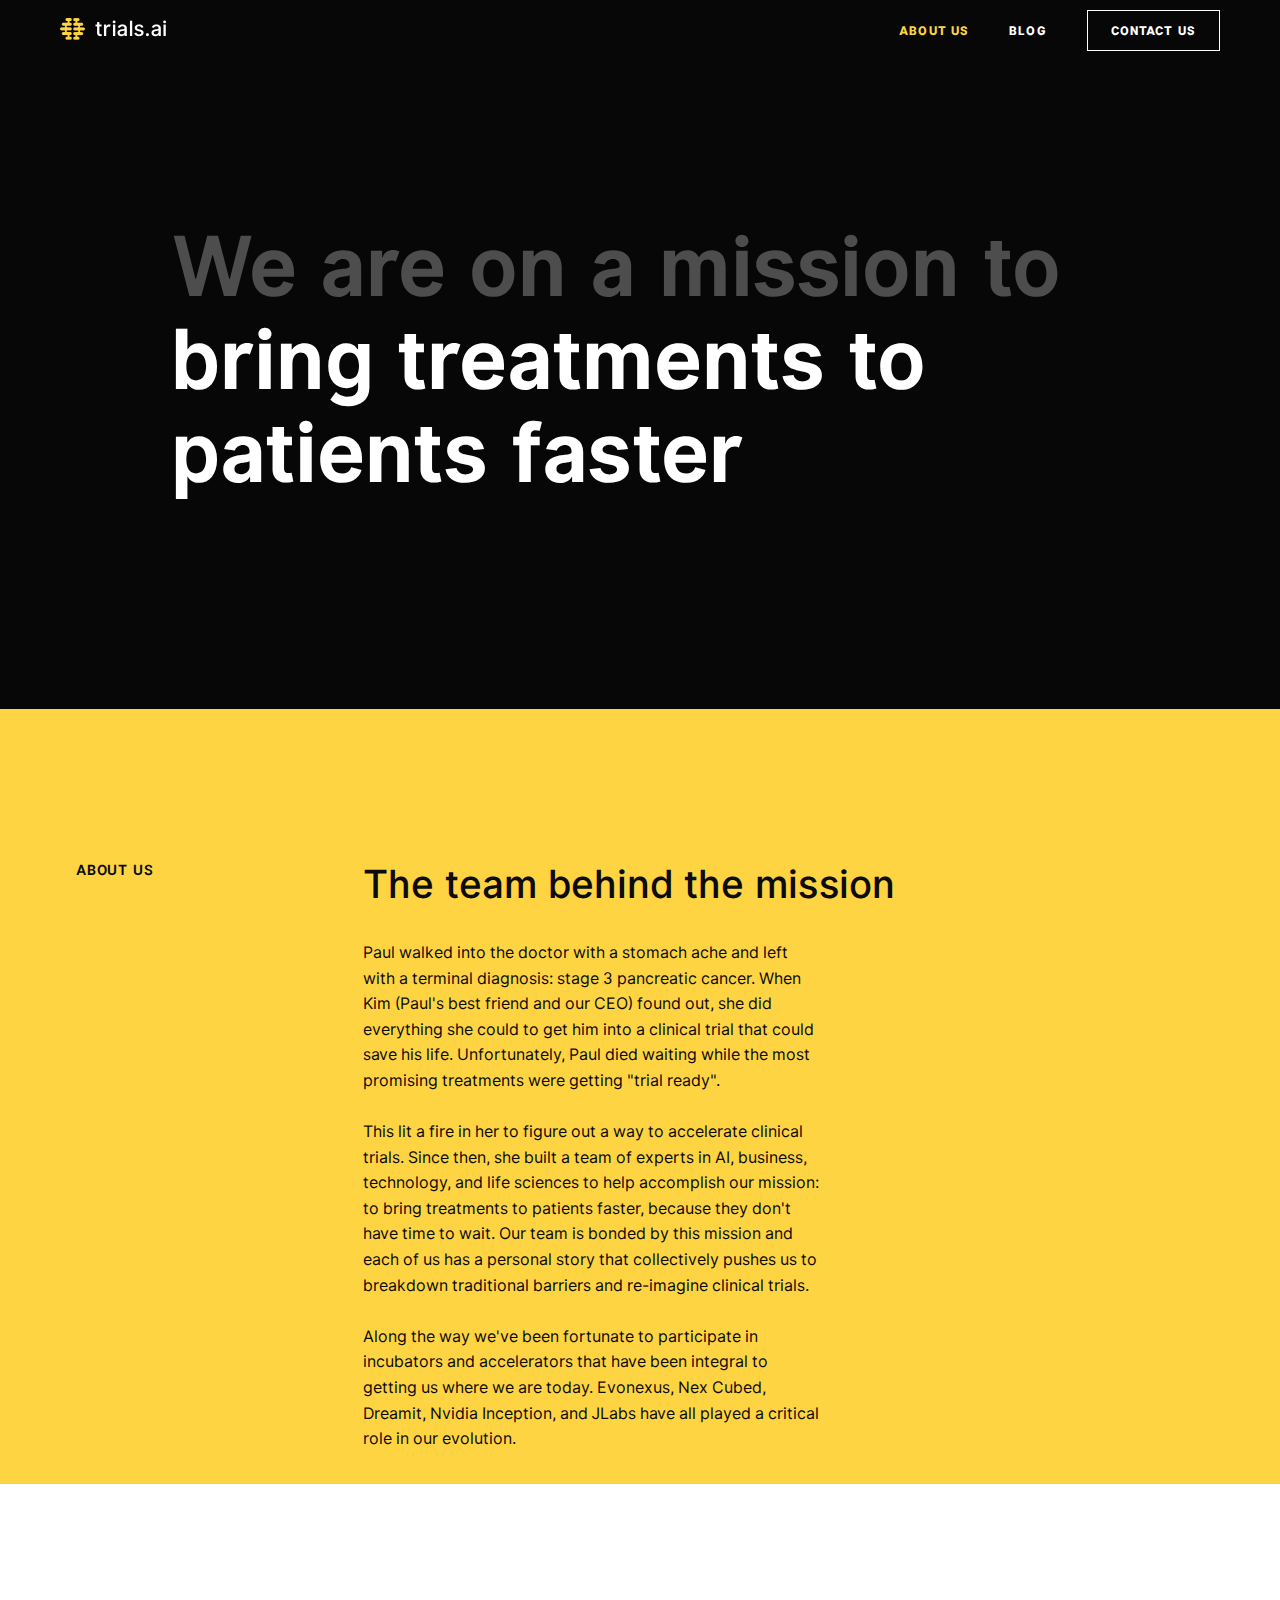
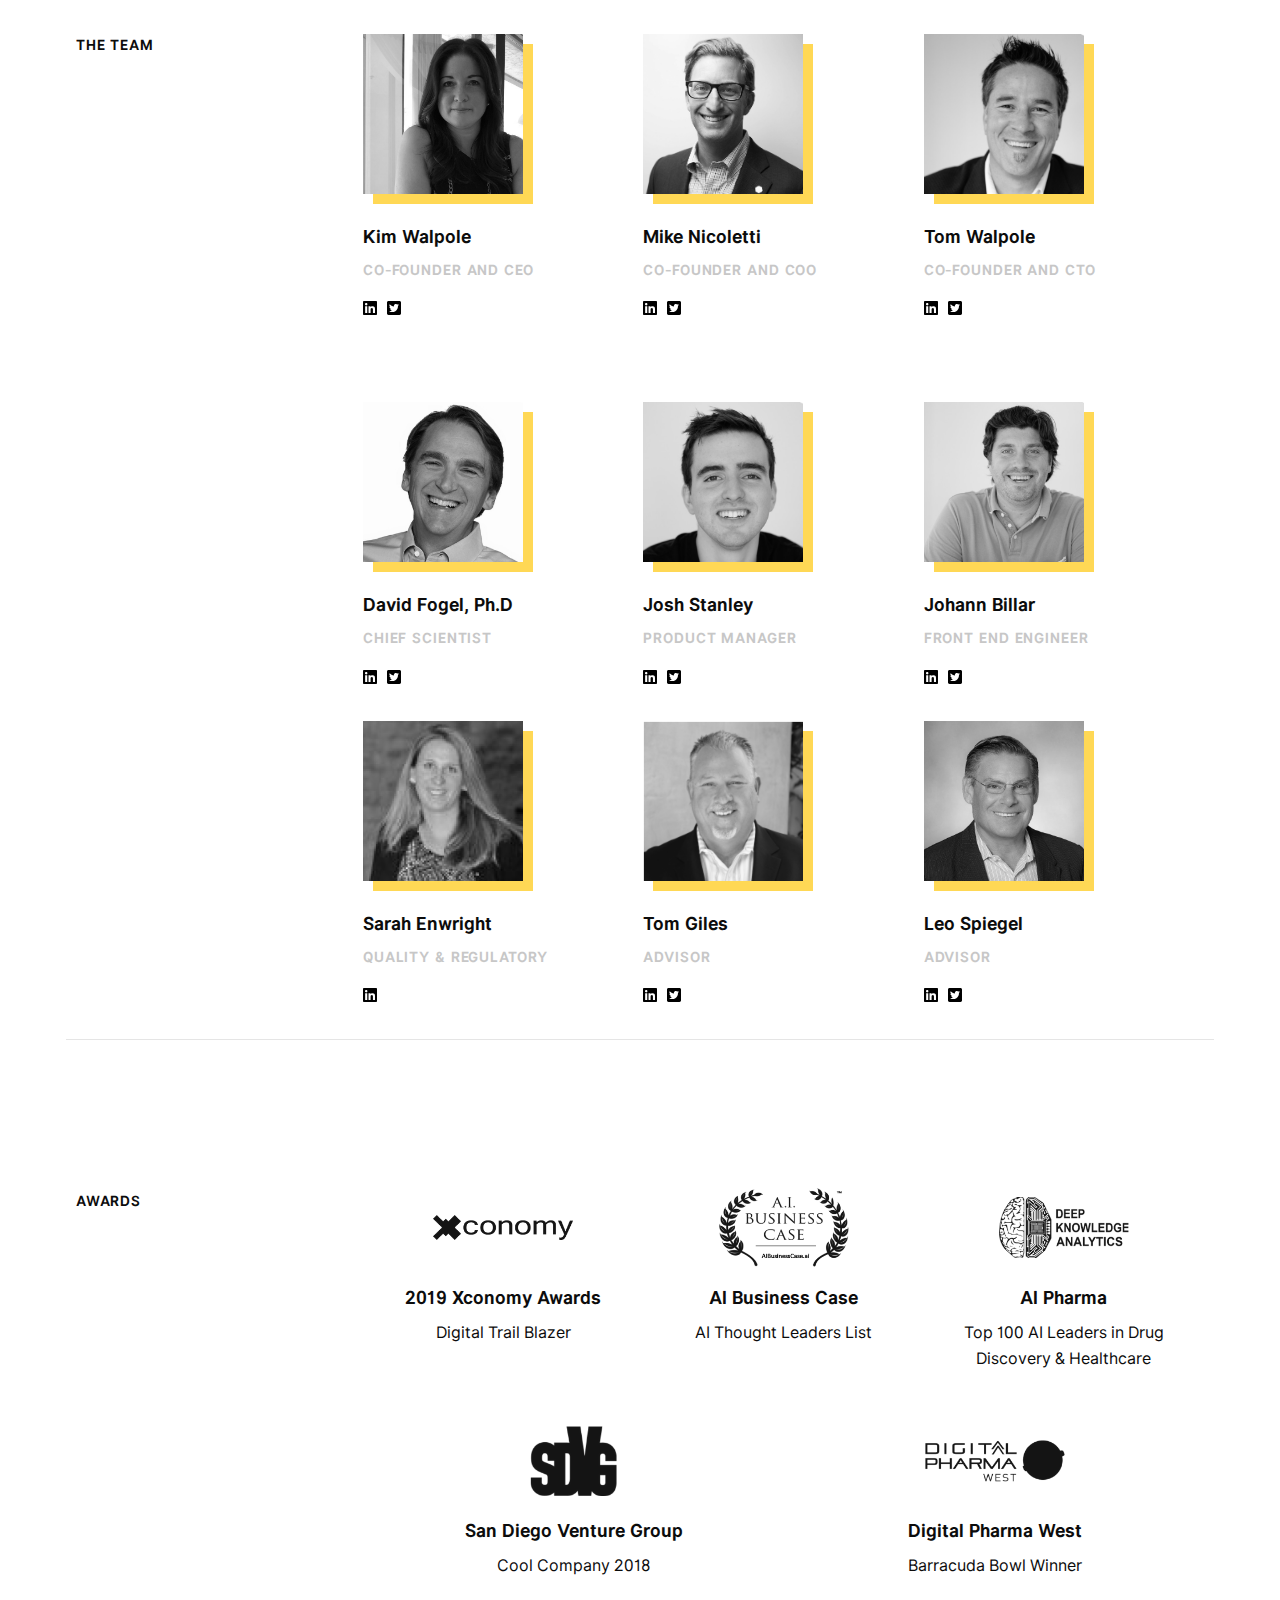
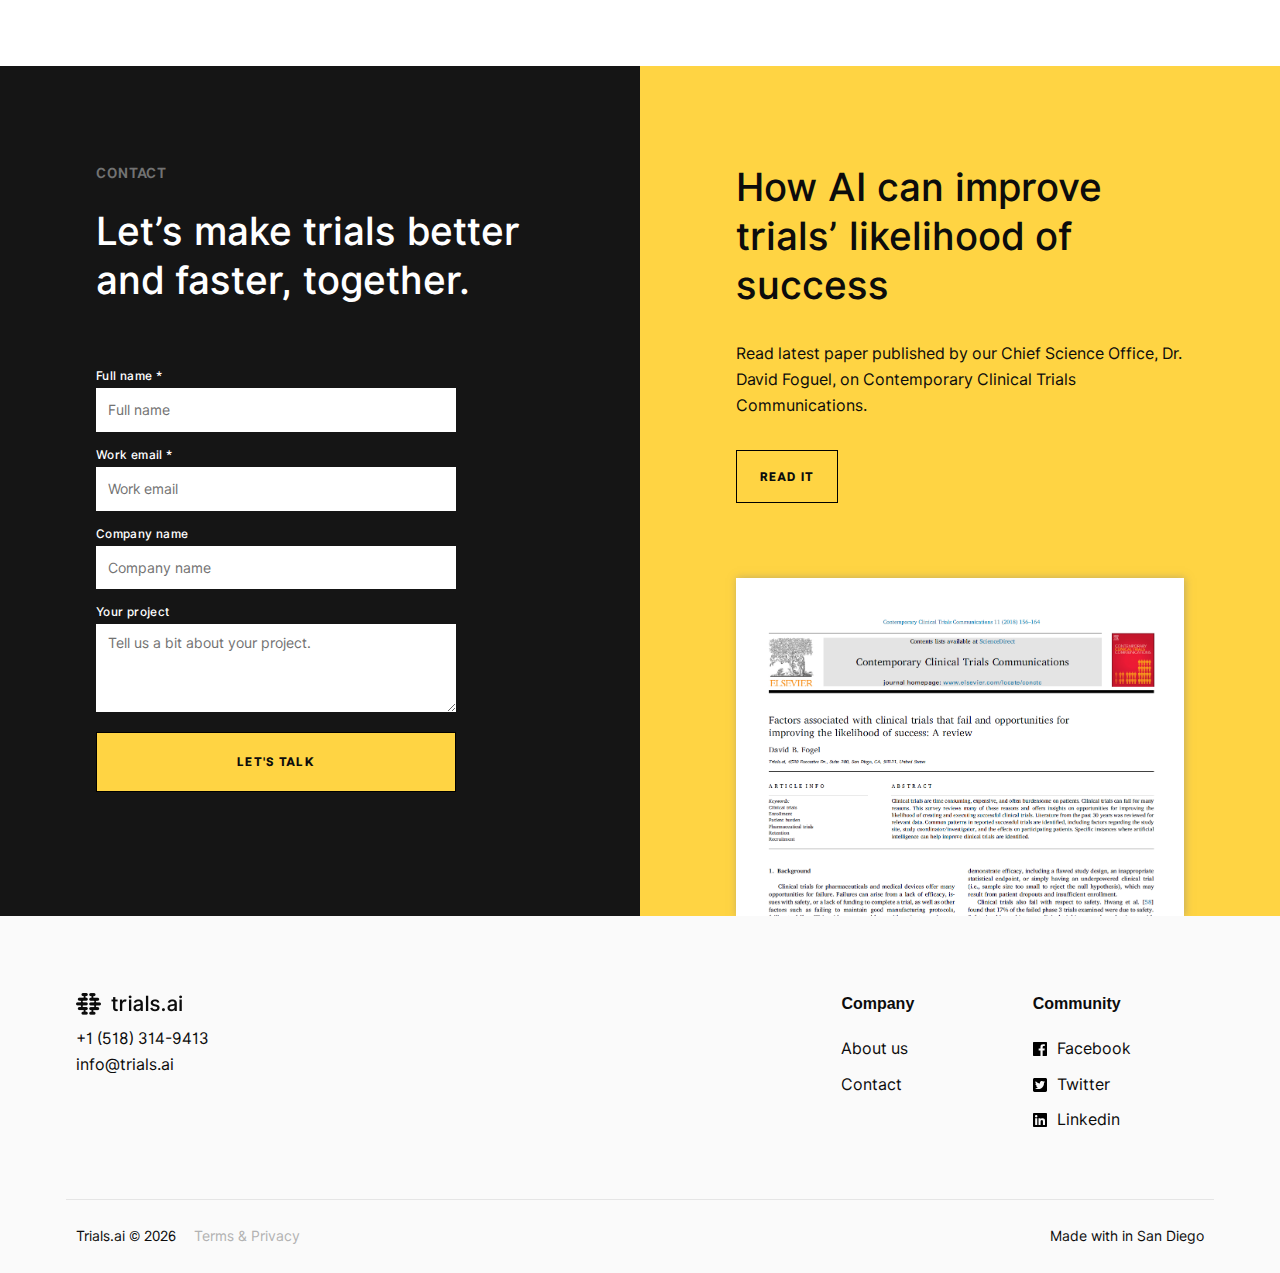
<file: about-us.html>
<!DOCTYPE html>
<!--  This site was created in Webflow. http://www.webflow.com  -->
<!--  Last Published: Sun Apr 14 2019 19:59:22 GMT+0000 (UTC)  -->
<html data-wf-page="5cacfc1b51b2291774b18d6f" data-wf-site="5ca68e347fb85972c41ebe1a">
<head>
  <meta charset="utf-8">
  <title>About Us</title>
  <meta content="About Us" property="og:title">
  <meta content="width=device-width, initial-scale=1" name="viewport">
  <meta content="Webflow" name="generator">
  <link href="css/normalize.css" rel="stylesheet" type="text/css">
  <link href="css/webflow.css" rel="stylesheet" type="text/css">
  <link href="css/trials-ai.webflow.css" rel="stylesheet" type="text/css">
  <link href="https://afeld.github.io/emoji-css/emoji.css" rel="stylesheet" />
  <!-- [if lt IE 9]><script src="https://cdnjs.cloudflare.com/ajax/libs/html5shiv/3.7.3/html5shiv.min.js" type="text/javascript"></script><![endif] -->
  <script type="text/javascript">!function(o,c){var n=c.documentElement,t=" w-mod-";n.className+=t+"js",("ontouchstart"in o||o.DocumentTouch&&c instanceof DocumentTouch)&&(n.className+=t+"touch")}(window,document);</script>
  <link href="https://daks2k3a4ib2z.cloudfront.net/img/favicon.ico" rel="shortcut icon" type="image/x-icon">
  <link href="https://daks2k3a4ib2z.cloudfront.net/img/webclip.png" rel="apple-touch-icon">
</head>
<body class="body">
  <div class="custom-container nav" id="about-us">
    <div data-collapse="medium" data-animation="default" data-duration="400" class="navbar w-nav">
      <div class="custom-container nav-container w-container"><a href="index.html" class="brand w-nav-brand"><img src="images/new_logo-white.png" width="108" alt="trials.ai logo" class="nav-logo"></a>
        <nav role="navigation" class="nav-menu w-nav-menu"><a href="about-us.html" class="text-link w-nav-link w--current">About us</a><a href="#" class="text-link white w-nav-link">Blog</a><a href="#about-contact-form" class="button white w-button">Contact us</a></nav>
        <div class="menu-button w-nav-button">
          <div class="icon-2 w-icon-nav-menu"></div>
        </div>
      </div>
    </div>
  </div>
  <div class="section black header">
    <div class="custom-container">
      <div class="columns w-row">
        <div class="w-col w-col-1 w-col-stack"></div>
        <div class="w-col w-col-10 w-col-stack">
          <h1 class="h1">We are on a mission to <strong class="special">bring treatments to patients faster</strong></h1>
        </div>
        <div class="w-col w-col-1 w-col-stack"></div>
      </div>
    </div>
  </div>
  <div class="section yellow">
    <div class="custom-container w-container">
      <div class="columns w-row">
        <div class="w-col w-col-3 w-col-stack">
          <div class="r1">About us</div>
        </div>
        <div class="w-col w-col-6 w-col-stack">
          <h2 class="h2">The team behind the mission</h2>
          <p class="copy-1">Paul walked into the doctor with a stomach ache and left with a terminal diagnosis: stage 3 pancreatic cancer. When Kim (Paul&#x27;s best friend and our CEO) found out, she did everything she could to get him into a clinical trial that could save his life. Unfortunately, Paul died waiting while the most promising treatments were getting &quot;trial ready&quot;.<br><br>This lit a fire in her to figure out a way to accelerate clinical trials. Since then, she built a team of experts in AI, business, technology, and life sciences to help accomplish our mission: to bring treatments to patients faster, because they don&#x27;t have time to wait. Our team is bonded by this mission and each of us has a personal story that collectively pushes us to breakdown traditional barriers and re-imagine clinical trials. <br><br>Along the way we&#x27;ve been fortunate to participate in incubators and accelerators that have been integral to getting us where we are today. Evonexus, Nex Cubed, Dreamit, Nvidia Inception, and JLabs have all played a critical role in our evolution.</p>
        </div>
        <div class="w-col w-col-3 w-col-stack"></div>
      </div>
    </div>
  </div>
  <div class="section">
    <div class="custom-container w-container">
      <div class="columns w-row">
        <div class="w-col w-col-3 w-col-stack">
          <div class="r1">The team</div>
        </div>
        <div class="w-col w-col-9 w-col-stack">
          <div class="w-row">
            <div class="w-col w-col-4 w-col-medium-4">
              <div class="blurb team-member">
                <div class="team-photo-wrapper"><img src="images/Kim-web.jpg" width="160" height="160" alt="">
                  <div class="photo-bg"></div>
                </div>
                <h3 class="h3">Kim Walpole</h3>
                <div class="r1 light-grey">co-founder and ceo</div><a href="https://www.linkedin.com/in/kimwalpole/" class="w-inline-block"><img src="images/linkedin_icon.svg" alt="" class="social-media-icon"></a><a href="https://twitter.com/kimbeela" class="w-inline-block"><img src="images/twitter_icon.svg" alt="" class="social-media-icon"></a></div>
            </div>
            <div class="w-col w-col-4 w-col-medium-4">
              <div class="blurb team-member">
                <div class="team-photo-wrapper"><img src="images/Mike-web.jpg" width="160" height="160" alt="">
                  <div class="photo-bg"></div>
                </div>
                <h3 class="h3">Mike Nicoletti</h3>
                <div class="r1 light-grey">co-founder and coo</div><a href="https://www.linkedin.com/in/michaeljnicoletti/" class="w-inline-block"><img src="images/linkedin_icon.svg" alt="" class="social-media-icon"></a><a href="https://twitter.com/mikenicoletti" class="w-inline-block"><img src="images/twitter_icon.svg" alt="" class="social-media-icon"></a></div>
            </div>
            <div class="w-col w-col-4 w-col-medium-4">
              <div class="blurb team-member">
                <div class="team-photo-wrapper"><img src="images/Tom-web.jpg" width="160" height="160" alt="">
                  <div class="photo-bg"></div>
                </div>
                <h3 class="h3">Tom Walpole</h3>
                <div class="r1 light-grey">co-founder and cto</div><a href="https://www.linkedin.com/in/walpolet/" class="w-inline-block"><img src="images/linkedin_icon.svg" alt="" class="social-media-icon"></a><a href="https://twitter.com/walpolet" class="w-inline-block"><img src="images/twitter_icon.svg" alt="" class="social-media-icon"></a></div>
            </div>
          </div>
          <div class="second-row w-row">
            <div class="w-col w-col-4">
              <div class="blurb team-member">
                <div class="team-photo-wrapper"><img src="images/David-web.jpg" width="160" height="160" alt="">
                  <div class="photo-bg"></div>
                </div>
                <h3 class="h3">David Fogel, Ph.D</h3>
                <div class="r1 light-grey">chief scientist</div><a href="https://www.linkedin.com/in/david-fogel-2b5322/" class="w-inline-block"><img src="images/linkedin_icon.svg" alt="" class="social-media-icon"></a><a href="ttps://twitter.com/DavidBFogel" class="w-inline-block"><img src="images/twitter_icon.svg" alt="" class="social-media-icon"></a></div>
            </div>
            <div class="w-col w-col-4">
              <div class="blurb team-member">
                <div class="team-photo-wrapper"><img src="images/Josh-web.jpg" width="160" height="160" alt="">
                  <div class="photo-bg"></div>
                </div>
                <h3 class="h3">Josh Stanley</h3>
                <div class="r1 light-grey">product manager</div><a href="https://www.linkedin.com/in/joshmstanley/" class="w-inline-block"><img src="images/linkedin_icon.svg" alt="" class="social-media-icon"></a><a href="https://twitter.com/JoshMStanley" class="w-inline-block"><img src="images/twitter_icon.svg" alt="" class="social-media-icon"></a></div>
            </div>
            <div class="w-col w-col-4">
              <div class="blurb team-member">
                <div class="team-photo-wrapper"><img src="images/Johann-web.jpg" width="160" height="160" alt="">
                  <div class="photo-bg"></div>
                </div>
                <h3 class="h3">Johann Billar</h3>
                <div class="r1 light-grey">front end engineer</div><a href="https://www.linkedin.com/in/johann-billar-5530002/" class="w-inline-block"><img src="images/linkedin_icon.svg" alt="" class="social-media-icon"></a><a href="https://twitter.com/Johann_Billar" class="w-inline-block"><img src="images/twitter_icon.svg" alt="" class="social-media-icon"></a></div>
            
            </div>
            <div class="third-row w-row">
            <div class="w-col w-col-4">
              <div class="blurb team-member">
                <div class="team-photo-wrapper"><img src="images/Sarah-web.jpg" width="160" height="160" alt="">
                  <div class="photo-bg"></div>
                </div>
                <h3 class="h3">Sarah Enwright</h3>
                <div class="r1 light-grey">Quality & Regulatory</div><a href="https://www.linkedin.com/in/sarah-enwright-9a73259/" class="w-inline-block"><img src="images/linkedin_icon.svg" alt="" class="social-media-icon"></a></div>
            </div>
            <div class="w-col w-col-4">
              <div class="blurb team-member">
                <div class="team-photo-wrapper"><img src="images/Giles-web.png" width="160" height="160" alt="">
                  <div class="photo-bg"></div>
                </div>
                <h3 class="h3">Tom Giles</h3>
                <div class="r1 light-grey">Advisor</div><a href="https://www.linkedin.com/in/tomgiles1/" class="w-inline-block"><img src="images/linkedin_icon.svg" alt="" class="social-media-icon"></a><a href="https://twitter.com/TomgilesHC" class="w-inline-block"><img src="images/twitter_icon.svg" alt="" class="social-media-icon"></a></div>
            </div>
            <div class="w-col w-col-4">
              <div class="blurb team-member">
                <div class="team-photo-wrapper"><img src="images/Leo-web.jpg" width="160" height="160" alt="">
                  <div class="photo-bg"></div>
                </div>
                <h3 class="h3">Leo Spiegel</h3>
                <div class="r1 light-grey">Advisor</div><a href="https://www.linkedin.com/in/leospiegel/" class="w-inline-block"><img src="images/linkedin_icon.svg" alt="" class="social-media-icon"></a><a href="https://twitter.com/leospiegel" class="w-inline-block"><img src="images/twitter_icon.svg" alt="" class="social-media-icon"></a></div>
            </div>
          </div>
        </div>
      </div>
    </div>
  </div>
  <div class="section news">
    <div class="custom-container w-container">
      <div class="ruler"></div>
      <div class="columns w-row">
        <div class="w-col w-col-3 w-col-stack">
          <div class="r1">Awards</div>
        </div>
        <div class="w-col w-col-9 w-col-stack">
          <div class="award-row">
            <a href="https://xconomy.com/xconomy-awards-san-diego/winners-finalists/2019awards/" target="_blank" class="award-wrapper w-inline-block">
              <div class="award-logo-wrapper"><img src="images/xconomy.png" width="140" srcset="images/xconomy-p-500.png 500w, images/xconomy.png 640w" sizes="140px" alt="" class="award-logo"></div>
              <h3 class="h3 center">2019 Xconomy Awards</h3>
              <p class="copy-1 center">Digital Trail Blazer<br>‍</p>
            </a>
            <a href="https://www.artificialintelligenceaibusinesscase.com/aibc/thought-leaders" target="_blank" class="award-wrapper w-inline-block">
              <div class="award-logo-wrapper"><img src="images/ai-business-case.png" width="130" srcset="images/ai-business-case-p-500.png 500w, images/ai-business-case.png 640w" sizes="130px" alt="" class="award-logo"></div>
              <h3 class="h3 center">AI Business Case</h3>
              <p class="copy-1 center">AI Thought Leaders List<br>‍</p>
            </a>
            <a href="https://www.ai-pharma.dka.global/ai-leaders" target="_blank" class="award-wrapper w-inline-block">
              <div class="award-logo-wrapper"><img src="images/deep-knowledge-analytics.png" width="130" srcset="images/deep-knowledge-analytics-p-500.png 500w, images/deep-knowledge-analytics.png 640w" sizes="130px" alt="" class="award-logo"></div>
              <h3 class="h3 center">AI Pharma</h3>
              <p class="copy-1 center">Top 100 AI Leaders in Drug Discovery &amp; Healthcare</p>
            </a>
            <a href="https://sdvg.org/sdvg-cool-companies/" target="_blank" class="award-wrapper bottom w-inline-block">
              <div class="award-logo-wrapper"><img src="images/sdvg-centered.png" width="150" srcset="images/sdvg-centered-p-500.png 500w, images/sdvg-centered.png 640w" sizes="150px" alt="" class="award-logo"></div>
              <h3 class="h3 center">San Diego Venture Group</h3>
              <p class="copy-1 center">Cool Company 2018<br>‍</p>
            </a>
            <a href="#" target="_blank" class="award-wrapper bottom w-inline-block">
              <div class="award-logo-wrapper"><img src="images/digital-pharma.png" width="140" srcset="images/digital-pharma-p-500.png 500w, images/digital-pharma.png 640w" sizes="140px" alt="" class="award-logo"></div>
              <h3 class="h3 center">Digital Pharma West</h3>
              <p class="copy-1 center">Barracuda Bowl Winner<br>‍</p>
            </a>
          </div>
          <div class="award-row two-awards"></div>
        </div>
      </div>
    </div>
  </div>
  <div class="section pre-footer" id="about-contact-form">
    <div class="pre-footer-section">
      <div class="contact-form-section">
        <div class="contact-section-wrapper">
          <div class="r1 grey">Contact</div>
          <h2 class="h2 white">Let’s make trials better and faster, together.</h2>
          <div class="form-block w-form">
            <form id="email-form" name="email-form" data-name="Email Form" class="footer-form"><label for="Full-name-2" class="r2">Full name *</label><input type="text" class="text-field w-input" maxlength="256" name="Full-name-2" data-name="Full Name 2" placeholder="Full name" id="Full-name-2" required=""><label for="Work-email-2" class="r2">Work email *</label><input type="email" class="text-field w-input" maxlength="256" name="Work-email-2" data-name="Work Email 2" placeholder="Work email" id="Work-email-2" required=""><label for="Company-name-2" class="r2">Company name</label><input type="text" maxlength="256" name="Company-name-2" data-name="Company Name 2" placeholder="Company name" id="Company-name-2" class="text-field w-input"><label for="Your-project-2" class="r2">Your project</label><textarea id="Your-project-2" name="Your-project-2" placeholder="Tell us a bit about your project." maxlength="5000" data-name="Your Project 2" class="text-field large-text-field w-input"></textarea><input type="submit" value="Let&#x27;s talk" data-wait="Please wait..." class="button form-button w-button"></form>
            <div class="w-form-done">
              <div>Thank you! Your submission has been received!</div>
            </div>
            <div class="w-form-fail">
              <div>Oops! Something went wrong while submitting the form.</div>
            </div>
          </div>
        </div>
      </div>
      <div class="scientific-paper-section">
        <div class="scientific-paper-wrapper">
          <h2 class="h2">How AI can improve trials’ likelihood of success</h2>
          <p class="copy-1">Read latest paper published by our Chief Science Office, Dr. David Foguel, on Contemporary Clinical Trials Communications.</p><a href="#" class="button w-button">Read it</a><a href="#" class="scientific-paper-image w-inline-block"><img src="images/Reasons-Clinical-Trials-Fail.png" width="513.5" alt="" class="image"></a></div>
      </div>
    </div>
  </div>
  <div class="section footer">
    <div class="custom-container w-container">
      <div class="columns w-row">
        <div class="w-col w-col-6">
          <div class="footer-left-column"><a href="#" class="footer-logo w-inline-block"><img src="images/new_logo-black.png" width="108" alt=""></a><a href="tel:+15183149413" class="footer-link copy-1">+1 (518) 314-9413</a><a href="mailto:info@trials.ai" class="footer-link copy-1">info@trials.ai</a></div>
        </div>
        <div class="w-col w-col-2"></div>
        <div class="footer-column w-col w-col-2">
          <h4 class="h4">Company</h4>
          <ul class="footer-list w-list-unstyled">
            <li class="footer-li"><a href="#about-us" class="footer-link copy-1">About us</a></li>
            <li class="footer-li"><a href="#about-contact-form" class="footer-link copy-1">Contact</a></li>
          </ul>
        </div>
        <div class="footer-column w-col w-col-2">
          <h4 class="h4">Community</h4>
          <ul class="footer-list w-list-unstyled">
            <li class="footer-li"><a href="https://www.facebook.com/trialsai/" target="_blank" class="footer-link-block w-inline-block"><img src="images/facebook_icon.svg" alt="facebook icon" class="social-media-icon"><div class="footer-link copy-1">Facebook</div></a></li>
            <li class="footer-li"><a href="https://twitter.com/trialsAI" target="_blank" class="footer-link-block w-inline-block"><img src="images/twitter_icon.svg" alt="" class="social-media-icon"><div class="footer-link copy-1">Twitter</div></a></li>
            <li><a href="https://www.linkedin.com/company/trials.ai/" target="_blank" class="footer-link-block w-inline-block"><img src="images/linkedin_icon.svg" alt="" class="social-media-icon"><div class="footer-link copy-1">Linkedin</div></a></li>
          </ul>
        </div>
      </div>
      <div class="ruler footer-ruler"></div>
      <div class="columns w-row">
        <div class="w-col w-col-6">
          <div class="footer-bottom-left">
            <div class="copy-3">
              Trials.ai ©
              <script type="text/javascript">
                var year = new Date();
                document.write(year.getFullYear());
              </script>
            </div><a href="https://trials.ai/privacy-policy/" class="copy-3 terms-link">Terms &amp; Privacy</a></div>
        </div>
        <div class="w-col w-col-6">
          <div class="copy-3 footer-right">Made with <i class="em em-the_horns"></i> in San Diego</div>
        </div>
      </div>
    </div>
  </div>
  <script src="https://d1tdp7z6w94jbb.cloudfront.net/js/jquery-3.3.1.min.js" type="text/javascript" integrity="sha256-FgpCb/KJQlLNfOu91ta32o/NMZxltwRo8QtmkMRdAu8=" crossorigin="anonymous"></script>
  <script src="js/webflow.js" type="text/javascript"></script>
  <!-- [if lte IE 9]><script src="https://cdnjs.cloudflare.com/ajax/libs/placeholders/3.0.2/placeholders.min.js"></script><![endif] -->
</body>
</html>
</file>
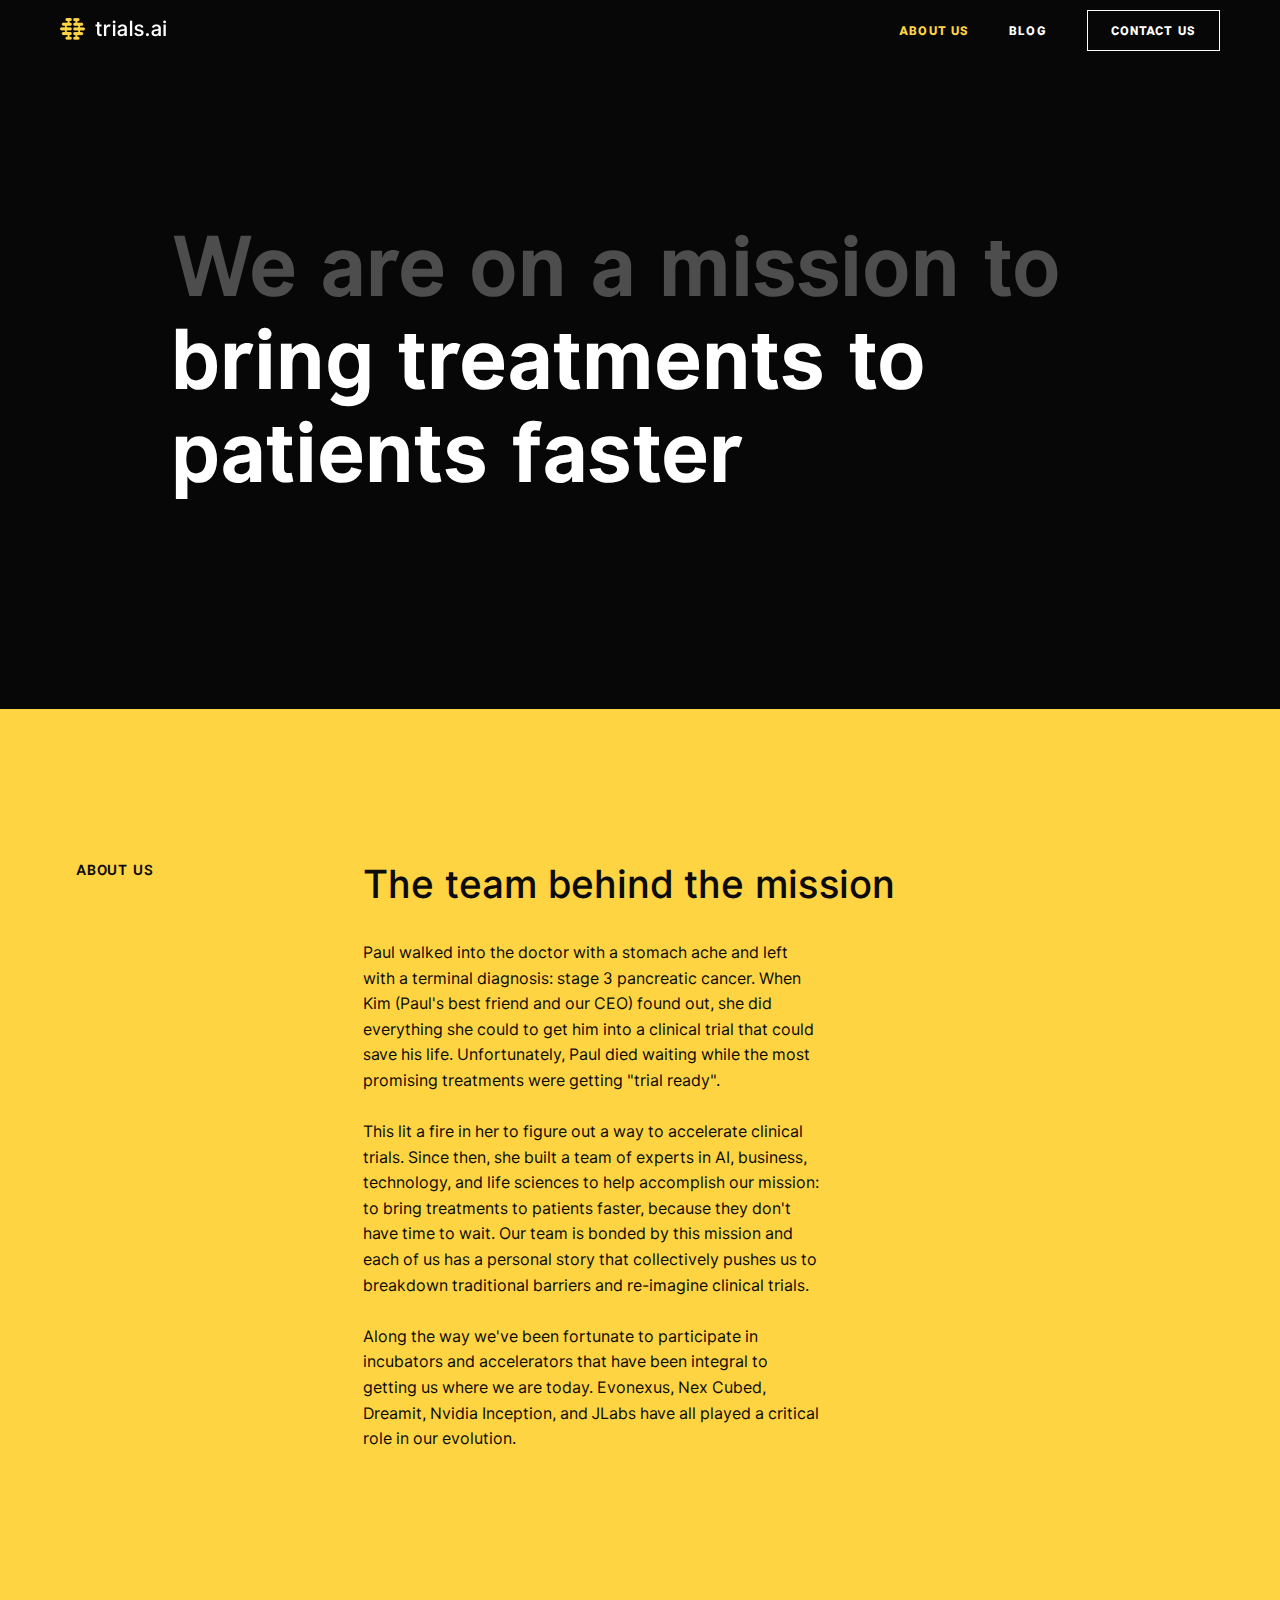
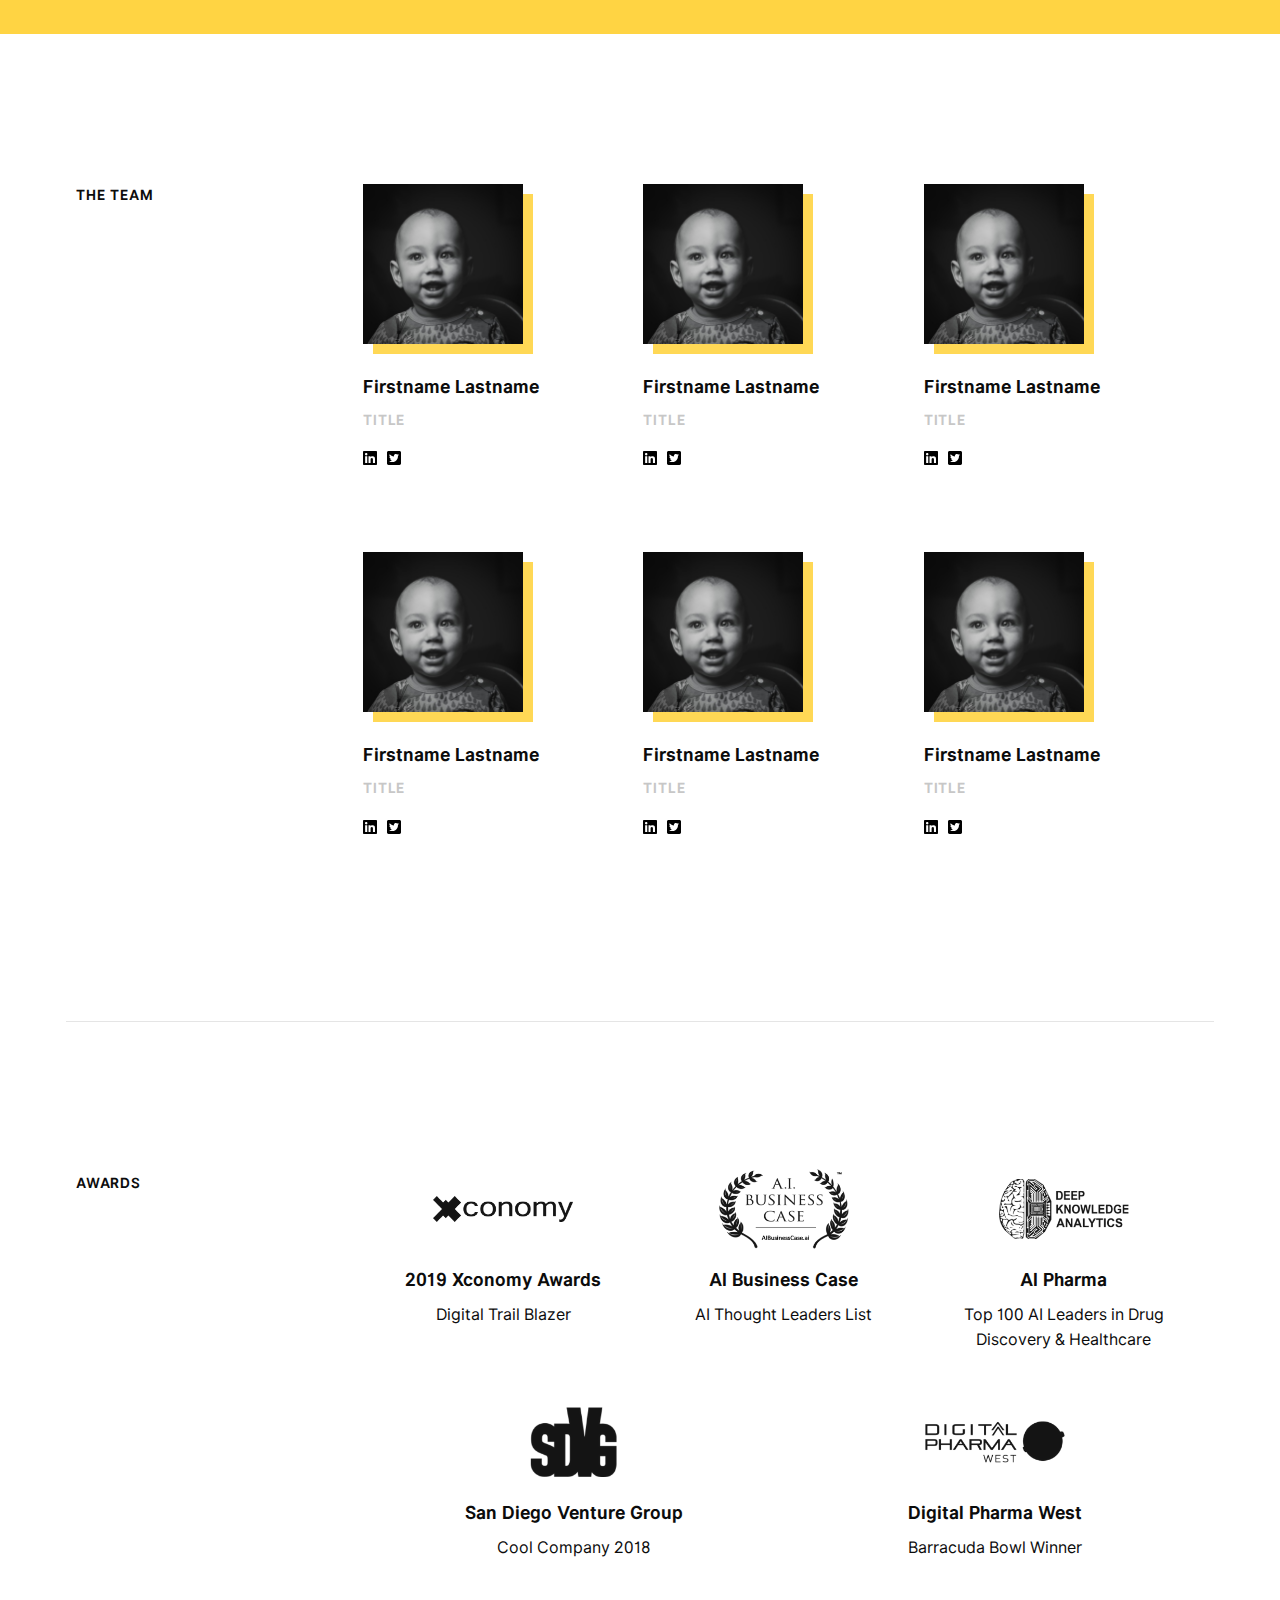
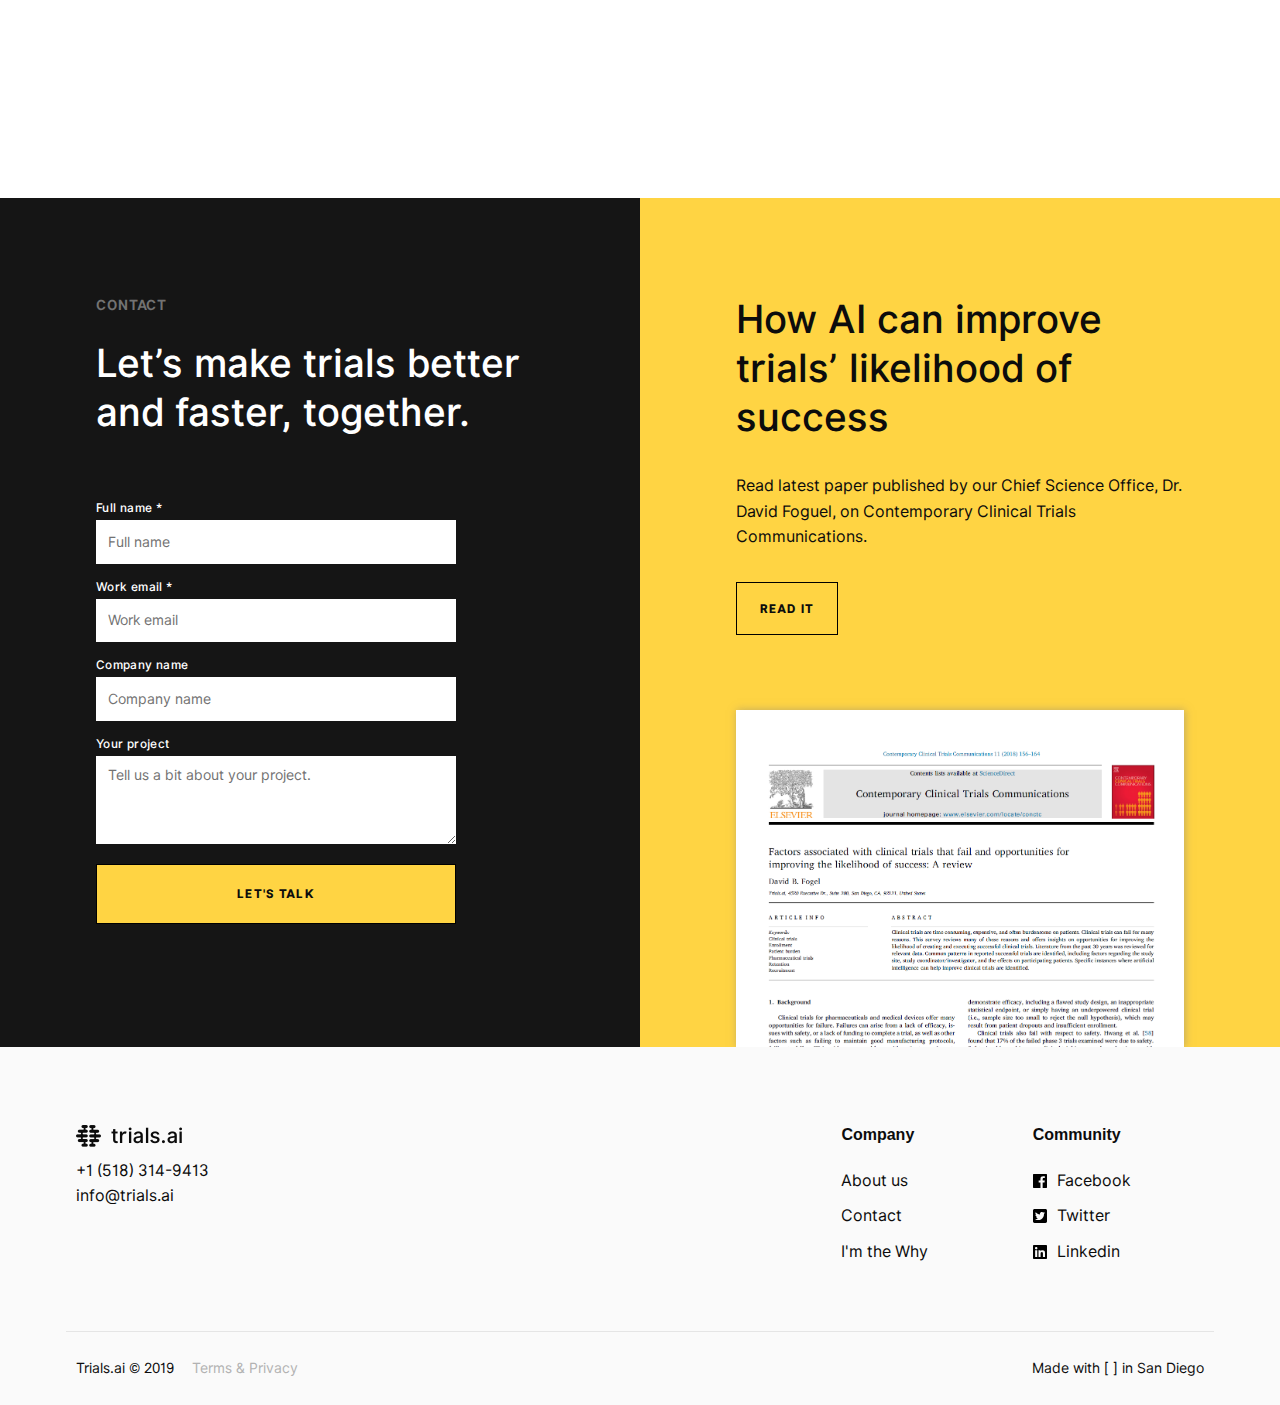
<file: Archive/about-us.html>
<!DOCTYPE html>
<!--  This site was created in Webflow. http://www.webflow.com  -->
<!--  Last Published: Sun Apr 14 2019 19:59:22 GMT+0000 (UTC)  -->
<html data-wf-page="5cacfc1b51b2291774b18d6f" data-wf-site="5ca68e347fb85972c41ebe1a">
<head>
  <meta charset="utf-8">
  <title>About Us</title>
  <meta content="About Us" property="og:title">
  <meta content="width=device-width, initial-scale=1" name="viewport">
  <meta content="Webflow" name="generator">
  <link href="css/normalize.css" rel="stylesheet" type="text/css">
  <link href="css/webflow.css" rel="stylesheet" type="text/css">
  <link href="css/trials-ai.webflow.css" rel="stylesheet" type="text/css">
  <!-- [if lt IE 9]><script src="https://cdnjs.cloudflare.com/ajax/libs/html5shiv/3.7.3/html5shiv.min.js" type="text/javascript"></script><![endif] -->
  <script type="text/javascript">!function(o,c){var n=c.documentElement,t=" w-mod-";n.className+=t+"js",("ontouchstart"in o||o.DocumentTouch&&c instanceof DocumentTouch)&&(n.className+=t+"touch")}(window,document);</script>
  <link href="https://daks2k3a4ib2z.cloudfront.net/img/favicon.ico" rel="shortcut icon" type="image/x-icon">
  <link href="https://daks2k3a4ib2z.cloudfront.net/img/webclip.png" rel="apple-touch-icon">
</head>
<body class="body">
  <div class="custom-container nav">
    <div data-collapse="medium" data-animation="default" data-duration="400" class="navbar w-nav">
      <div class="custom-container nav-container w-container"><a href="index.html" class="brand w-nav-brand"><img src="images/new_logo-white.png" width="108" alt="trials.ai logo" class="nav-logo"></a>
        <nav role="navigation" class="nav-menu w-nav-menu"><a href="about-us.html" class="text-link w-nav-link w--current">About us</a><a href="#" class="text-link white w-nav-link">Blog</a><a href="#" class="button white w-button">Contact us</a></nav>
        <div class="menu-button w-nav-button">
          <div class="icon-2 w-icon-nav-menu"></div>
        </div>
      </div>
    </div>
  </div>
  <div class="section black header">
    <div class="custom-container">
      <div class="columns w-row">
        <div class="w-col w-col-1 w-col-stack"></div>
        <div class="w-col w-col-10 w-col-stack">
          <h1 class="h1">We are on a mission to <strong class="special">bring treatments to patients faster</strong></h1>
        </div>
        <div class="w-col w-col-1 w-col-stack"></div>
      </div>
    </div>
  </div>
  <div class="section yellow">
    <div class="custom-container w-container">
      <div class="columns w-row">
        <div class="w-col w-col-3 w-col-stack">
          <div class="r1">About us</div>
        </div>
        <div class="w-col w-col-6 w-col-stack">
          <h2 class="h2">The team behind the mission</h2>
          <p class="copy-1">Paul walked into the doctor with a stomach ache and left with a terminal diagnosis: stage 3 pancreatic cancer. When Kim (Paul&#x27;s best friend and our CEO) found out, she did everything she could to get him into a clinical trial that could save his life. Unfortunately, Paul died waiting while the most promising treatments were getting &quot;trial ready&quot;.<br><br>This lit a fire in her to figure out a way to accelerate clinical trials. Since then, she built a team of experts in AI, business, technology, and life sciences to help accomplish our mission: to bring treatments to patients faster, because they don&#x27;t have time to wait. Our team is bonded by this mission and each of us has a personal story that collectively pushes us to breakdown traditional barriers and re-imagine clinical trials. <br><br>Along the way we&#x27;ve been fortunate to participate in incubators and accelerators that have been integral to getting us where we are today. Evonexus, Nex Cubed, Dreamit, Nvidia Inception, and JLabs have all played a critical role in our evolution.</p>
        </div>
        <div class="w-col w-col-3 w-col-stack"></div>
      </div>
    </div>
  </div>
  <div class="section">
    <div class="custom-container w-container">
      <div class="columns w-row">
        <div class="w-col w-col-3 w-col-stack">
          <div class="r1">The team</div>
        </div>
        <div class="w-col w-col-9 w-col-stack">
          <div class="w-row">
            <div class="w-col w-col-4 w-col-medium-4">
              <div class="blurb team-member">
                <div class="team-photo-wrapper"><img src="images/team-member-placeholder.jpg" width="160" height="160" alt="">
                  <div class="photo-bg"></div>
                </div>
                <h3 class="h3">Firstname Lastname</h3>
                <div class="r1 light-grey">Title</div><a href="#" class="w-inline-block"><img src="images/linkedin_icon.svg" alt="" class="social-media-icon"></a><a href="#" class="w-inline-block"><img src="images/twitter_icon.svg" alt="" class="social-media-icon"></a></div>
            </div>
            <div class="w-col w-col-4 w-col-medium-4">
              <div class="blurb team-member">
                <div class="team-photo-wrapper"><img src="images/team-member-placeholder.jpg" width="160" height="160" alt="">
                  <div class="photo-bg"></div>
                </div>
                <h3 class="h3">Firstname Lastname</h3>
                <div class="r1 light-grey">Title</div><a href="#" class="w-inline-block"><img src="images/linkedin_icon.svg" alt="" class="social-media-icon"></a><a href="#" class="w-inline-block"><img src="images/twitter_icon.svg" alt="" class="social-media-icon"></a></div>
            </div>
            <div class="w-col w-col-4 w-col-medium-4">
              <div class="blurb team-member">
                <div class="team-photo-wrapper"><img src="images/team-member-placeholder.jpg" width="160" height="160" alt="">
                  <div class="photo-bg"></div>
                </div>
                <h3 class="h3">Firstname Lastname</h3>
                <div class="r1 light-grey">Title</div><a href="#" class="w-inline-block"><img src="images/linkedin_icon.svg" alt="" class="social-media-icon"></a><a href="#" class="w-inline-block"><img src="images/twitter_icon.svg" alt="" class="social-media-icon"></a></div>
            </div>
          </div>
          <div class="second-row w-row">
            <div class="w-col w-col-4">
              <div class="blurb team-member">
                <div class="team-photo-wrapper"><img src="images/team-member-placeholder.jpg" width="160" height="160" alt="">
                  <div class="photo-bg"></div>
                </div>
                <h3 class="h3">Firstname Lastname</h3>
                <div class="r1 light-grey">Title</div><a href="#" class="w-inline-block"><img src="images/linkedin_icon.svg" alt="" class="social-media-icon"></a><a href="#" class="w-inline-block"><img src="images/twitter_icon.svg" alt="" class="social-media-icon"></a></div>
            </div>
            <div class="w-col w-col-4">
              <div class="blurb team-member">
                <div class="team-photo-wrapper"><img src="images/team-member-placeholder.jpg" width="160" height="160" alt="">
                  <div class="photo-bg"></div>
                </div>
                <h3 class="h3">Firstname Lastname</h3>
                <div class="r1 light-grey">Title</div><a href="#" class="w-inline-block"><img src="images/linkedin_icon.svg" alt="" class="social-media-icon"></a><a href="#" class="w-inline-block"><img src="images/twitter_icon.svg" alt="" class="social-media-icon"></a></div>
            </div>
            <div class="w-col w-col-4">
              <div class="blurb team-member">
                <div class="team-photo-wrapper"><img src="images/team-member-placeholder.jpg" width="160" height="160" alt="">
                  <div class="photo-bg"></div>
                </div>
                <h3 class="h3">Firstname Lastname</h3>
                <div class="r1 light-grey">Title</div><a href="#" class="w-inline-block"><img src="images/linkedin_icon.svg" alt="" class="social-media-icon"></a><a href="#" class="w-inline-block"><img src="images/twitter_icon.svg" alt="" class="social-media-icon"></a></div>
            </div>
          </div>
        </div>
      </div>
    </div>
  </div>
  <div class="section news">
    <div class="custom-container w-container">
      <div class="ruler"></div>
      <div class="columns w-row">
        <div class="w-col w-col-3 w-col-stack">
          <div class="r1">Awards</div>
        </div>
        <div class="w-col w-col-9 w-col-stack">
          <div class="award-row">
            <a href="https://xconomy.com/xconomy-awards-san-diego/winners-finalists/2019awards/" target="_blank" class="award-wrapper w-inline-block">
              <div class="award-logo-wrapper"><img src="images/xconomy.png" width="140" srcset="images/xconomy-p-500.png 500w, images/xconomy.png 640w" sizes="140px" alt="" class="award-logo"></div>
              <h3 class="h3 center">2019 Xconomy Awards</h3>
              <p class="copy-1 center">Digital Trail Blazer<br>‍</p>
            </a>
            <a href="https://www.artificialintelligenceaibusinesscase.com/aibc/thought-leaders" target="_blank" class="award-wrapper w-inline-block">
              <div class="award-logo-wrapper"><img src="images/ai-business-case.png" width="130" srcset="images/ai-business-case-p-500.png 500w, images/ai-business-case.png 640w" sizes="130px" alt="" class="award-logo"></div>
              <h3 class="h3 center">AI Business Case</h3>
              <p class="copy-1 center">AI Thought Leaders List<br>‍</p>
            </a>
            <a href="https://www.ai-pharma.dka.global/ai-leaders" target="_blank" class="award-wrapper w-inline-block">
              <div class="award-logo-wrapper"><img src="images/deep-knowledge-analytics.png" width="130" srcset="images/deep-knowledge-analytics-p-500.png 500w, images/deep-knowledge-analytics.png 640w" sizes="130px" alt="" class="award-logo"></div>
              <h3 class="h3 center">AI Pharma</h3>
              <p class="copy-1 center">Top 100 AI Leaders in Drug Discovery &amp; Healthcare</p>
            </a>
            <a href="https://sdvg.org/sdvg-cool-companies/" target="_blank" class="award-wrapper bottom w-inline-block">
              <div class="award-logo-wrapper"><img src="images/sdvg-centered.png" width="150" srcset="images/sdvg-centered-p-500.png 500w, images/sdvg-centered.png 640w" sizes="150px" alt="" class="award-logo"></div>
              <h3 class="h3 center">San Diego Venture Group</h3>
              <p class="copy-1 center">Cool Company 2018<br>‍</p>
            </a>
            <a href="#" target="_blank" class="award-wrapper bottom w-inline-block">
              <div class="award-logo-wrapper"><img src="images/digital-pharma.png" width="140" srcset="images/digital-pharma-p-500.png 500w, images/digital-pharma.png 640w" sizes="140px" alt="" class="award-logo"></div>
              <h3 class="h3 center">Digital Pharma West</h3>
              <p class="copy-1 center">Barracuda Bowl Winner<br>‍</p>
            </a>
          </div>
          <div class="award-row two-awards"></div>
        </div>
      </div>
    </div>
  </div>
  <div class="section pre-footer">
    <div class="pre-footer-section">
      <div class="contact-form-section">
        <div class="contact-section-wrapper">
          <div class="r1 grey">Contact</div>
          <h2 class="h2 white">Let’s make trials better and faster, together.</h2>
          <div class="form-block w-form">
            <form id="email-form" name="email-form" data-name="Email Form" class="footer-form"><label for="Full-name-2" class="r2">Full name *</label><input type="text" class="text-field w-input" maxlength="256" name="Full-name-2" data-name="Full Name 2" placeholder="Full name" id="Full-name-2" required=""><label for="Work-email-2" class="r2">Work email *</label><input type="email" class="text-field w-input" maxlength="256" name="Work-email-2" data-name="Work Email 2" placeholder="Work email" id="Work-email-2" required=""><label for="Company-name-2" class="r2">Company name</label><input type="text" maxlength="256" name="Company-name-2" data-name="Company Name 2" placeholder="Company name" id="Company-name-2" class="text-field w-input"><label for="Your-project-2" class="r2">Your project</label><textarea id="Your-project-2" name="Your-project-2" placeholder="Tell us a bit about your project." maxlength="5000" data-name="Your Project 2" class="text-field large-text-field w-input"></textarea><input type="submit" value="Let&#x27;s talk" data-wait="Please wait..." class="button form-button w-button"></form>
            <div class="w-form-done">
              <div>Thank you! Your submission has been received!</div>
            </div>
            <div class="w-form-fail">
              <div>Oops! Something went wrong while submitting the form.</div>
            </div>
          </div>
        </div>
      </div>
      <div class="scientific-paper-section">
        <div class="scientific-paper-wrapper">
          <h2 class="h2">How AI can improve trials’ likelihood of success</h2>
          <p class="copy-1">Read latest paper published by our Chief Science Office, Dr. David Foguel, on Contemporary Clinical Trials Communications.</p><a href="#" class="button w-button">Read it</a><a href="#" class="scientific-paper-image w-inline-block"><img src="images/Reasons-Clinical-Trials-Fail.png" width="513.5" alt="" class="image"></a></div>
      </div>
    </div>
  </div>
  <div class="section footer">
    <div class="custom-container w-container">
      <div class="columns w-row">
        <div class="w-col w-col-6">
          <div class="footer-left-column"><a href="#" class="footer-logo w-inline-block"><img src="images/new_logo-black.png" width="108" alt=""></a><a href="tel:+15183149413" class="footer-link copy-1">+1 (518) 314-9413</a><a href="mailto:info@trials.ai" class="footer-link copy-1">info@trials.ai</a></div>
        </div>
        <div class="w-col w-col-2"></div>
        <div class="footer-column w-col w-col-2">
          <h4 class="h4">Company</h4>
          <ul class="footer-list w-list-unstyled">
            <li class="footer-li"><a href="#" class="footer-link copy-1">About us</a></li>
            <li class="footer-li"><a href="#" class="footer-link copy-1">Contact</a></li>
            <li><a href="#" class="footer-link copy-1">I&#x27;m the Why</a></li>
          </ul>
        </div>
        <div class="footer-column w-col w-col-2">
          <h4 class="h4">Community</h4>
          <ul class="footer-list w-list-unstyled">
            <li class="footer-li"><a href="https://www.facebook.com/trialsai/" target="_blank" class="footer-link-block w-inline-block"><img src="images/facebook_icon.svg" alt="facebook icon" class="social-media-icon"><div class="footer-link copy-1">Facebook</div></a></li>
            <li class="footer-li"><a href="https://twitter.com/trialsAI" target="_blank" class="footer-link-block w-inline-block"><img src="images/twitter_icon.svg" alt="" class="social-media-icon"><div class="footer-link copy-1">Twitter</div></a></li>
            <li><a href="https://www.linkedin.com/company/trials.ai/" target="_blank" class="footer-link-block w-inline-block"><img src="images/linkedin_icon.svg" alt="" class="social-media-icon"><div class="footer-link copy-1">Linkedin</div></a></li>
          </ul>
        </div>
      </div>
      <div class="ruler footer-ruler"></div>
      <div class="columns w-row">
        <div class="w-col w-col-6">
          <div class="footer-bottom-left">
            <div class="copy-3">Trials.ai © 2019</div><a href="https://trials.ai/privacy-policy/" class="copy-3 terms-link">Terms &amp; Privacy</a></div>
        </div>
        <div class="w-col w-col-6">
          <div class="copy-3 footer-right">Made with [ ] in San Diego</div>
        </div>
      </div>
    </div>
  </div>
  <script src="https://d1tdp7z6w94jbb.cloudfront.net/js/jquery-3.3.1.min.js" type="text/javascript" integrity="sha256-FgpCb/KJQlLNfOu91ta32o/NMZxltwRo8QtmkMRdAu8=" crossorigin="anonymous"></script>
  <script src="js/webflow.js" type="text/javascript"></script>
  <!-- [if lte IE 9]><script src="https://cdnjs.cloudflare.com/ajax/libs/placeholders/3.0.2/placeholders.min.js"></script><![endif] -->
</body>
</html>
</file>
<file: css/webflow.css>
@font-face {
  font-family: 'webflow-icons';
  src: url("[data-uri]") format('truetype');
  font-weight: normal;
  font-style: normal;
}
[class^="w-icon-"],
[class*=" w-icon-"] {
  /* use !important to prevent issues with browser extensions that change fonts */
  font-family: 'webflow-icons' !important;
  speak: none;
  font-style: normal;
  font-weight: normal;
  font-variant: normal;
  text-transform: none;
  line-height: 1;
  /* Better Font Rendering =========== */
  -webkit-font-smoothing: antialiased;
  -moz-osx-font-smoothing: grayscale;
}
.w-icon-slider-right:before {
  content: "\e600";
}
.w-icon-slider-left:before {
  content: "\e601";
}
.w-icon-nav-menu:before {
  content: "\e602";
}
.w-icon-arrow-down:before,
.w-icon-dropdown-toggle:before {
  content: "\e603";
}
.w-icon-file-upload-remove:before {
  content: "\e900";
}
.w-icon-file-upload-icon:before {
  content: "\e903";
}
* {
  -webkit-box-sizing: border-box;
  -moz-box-sizing: border-box;
  box-sizing: border-box;
}
html {
  height: 100%;
}
body {
  margin: 0;
  min-height: 100%;
  background-color: #fff;
  font-family: Arial, sans-serif;
  font-size: 14px;
  line-height: 20px;
  color: #333;
}
img {
  max-width: 100%;
  vertical-align: middle;
  display: inline-block;
}
html.w-mod-touch * {
  background-attachment: scroll !important;
}
.w-block {
  display: block;
}
.w-inline-block {
  max-width: 100%;
  display: inline-block;
}
.w-clearfix:before,
.w-clearfix:after {
  content: " ";
  display: table;
  grid-column-start: 1;
  grid-row-start: 1;
  grid-column-end: 2;
  grid-row-end: 2;
}
.w-clearfix:after {
  clear: both;
}
.w-hidden {
  display: none;
}
.w-button {
  display: inline-block;
  padding: 9px 15px;
  background-color: #3898EC;
  color: white;
  border: 0;
  line-height: inherit;
  text-decoration: none;
  cursor: pointer;
  border-radius: 0;
}
input.w-button {
  -webkit-appearance: button;
}
html[data-w-dynpage] [data-w-cloak] {
  color: transparent !important;
}
.w-webflow-badge,
.w-webflow-badge * {
  position: static;
  left: auto;
  top: auto;
  right: auto;
  bottom: auto;
  z-index: auto;
  display: block;
  visibility: visible;
  overflow: visible;
  overflow-x: visible;
  overflow-y: visible;
  box-sizing: border-box;
  width: auto;
  height: auto;
  max-height: none;
  max-width: none;
  min-height: 0;
  min-width: 0;
  margin: 0;
  padding: 0;
  float: none;
  clear: none;
  border: 0 none transparent;
  border-radius: 0;
  background: none;
  background-image: none;
  background-position: 0% 0%;
  background-size: auto auto;
  background-repeat: repeat;
  background-origin: padding-box;
  background-clip: border-box;
  background-attachment: scroll;
  background-color: transparent;
  box-shadow: none;
  opacity: 1.0;
  transform: none;
  transition: none;
  direction: ltr;
  font-family: inherit;
  font-weight: inherit;
  color: inherit;
  font-size: inherit;
  line-height: inherit;
  font-style: inherit;
  font-variant: inherit;
  text-align: inherit;
  letter-spacing: inherit;
  text-decoration: inherit;
  text-indent: 0;
  text-transform: inherit;
  list-style-type: disc;
  text-shadow: none;
  font-smoothing: auto;
  vertical-align: baseline;
  cursor: inherit;
  white-space: inherit;
  word-break: normal;
  word-spacing: normal;
  word-wrap: normal;
}
.w-webflow-badge {
  position: fixed !important;
  display: inline-block !important;
  visibility: visible !important;
  opacity: 1 !important;
  z-index: 2147483647 !important;
  top: auto !important;
  right: 12px !important;
  bottom: 12px !important;
  left: auto !important;
  color: #AAADB0 !important;
  background-color: #fff !important;
  border-radius: 3px !important;
  padding: 6px 8px 6px 6px !important;
  font-size: 12px !important;
  opacity: 1.0 !important;
  line-height: 14px !important;
  text-decoration: none !important;
  transform: none !important;
  margin: 0 !important;
  width: auto !important;
  height: auto !important;
  overflow: visible !important;
  white-space: nowrap;
  box-shadow: 0 0 0 1px rgba(0, 0, 0, 0.1), 0px 1px 3px rgba(0, 0, 0, 0.1);
  cursor: pointer;
}
.w-webflow-badge > img {
  display: inline-block !important;
  visibility: visible !important;
  opacity: 1 !important;
  vertical-align: middle !important;
}
h1,
h2,
h3,
h4,
h5,
h6 {
  font-weight: bold;
  margin-bottom: 10px;
}
h1 {
  font-size: 38px;
  line-height: 44px;
  margin-top: 20px;
}
h2 {
  font-size: 32px;
  line-height: 36px;
  margin-top: 20px;
}
h3 {
  font-size: 24px;
  line-height: 30px;
  margin-top: 20px;
}
h4 {
  font-size: 18px;
  line-height: 24px;
  margin-top: 10px;
}
h5 {
  font-size: 14px;
  line-height: 20px;
  margin-top: 10px;
}
h6 {
  font-size: 12px;
  line-height: 18px;
  margin-top: 10px;
}
p {
  margin-top: 0;
  margin-bottom: 10px;
}
blockquote {
  margin: 0 0 10px 0;
  padding: 10px 20px;
  border-left: 5px solid #E2E2E2;
  font-size: 18px;
  line-height: 22px;
}
figure {
  margin: 0;
  margin-bottom: 10px;
}
figcaption {
  margin-top: 5px;
  text-align: center;
}
ul,
ol {
  margin-top: 0px;
  margin-bottom: 10px;
  padding-left: 40px;
}
.w-list-unstyled {
  padding-left: 0;
  list-style: none;
}
.w-embed:before,
.w-embed:after {
  content: " ";
  display: table;
  grid-column-start: 1;
  grid-row-start: 1;
  grid-column-end: 2;
  grid-row-end: 2;
}
.w-embed:after {
  clear: both;
}
.w-video {
  width: 100%;
  position: relative;
  padding: 0;
}
.w-video iframe,
.w-video object,
.w-video embed {
  position: absolute;
  top: 0;
  left: 0;
  width: 100%;
  height: 100%;
}
fieldset {
  padding: 0;
  margin: 0;
  border: 0;
}
button,
html input[type="button"],
input[type="reset"] {
  border: 0;
  cursor: pointer;
  -webkit-appearance: button;
}
.w-form {
  margin: 0 0 15px;
}
.w-form-done {
  display: none;
  padding: 20px;
  text-align: center;
  background-color: #dddddd;
}
.w-form-fail {
  display: none;
  margin-top: 10px;
  padding: 10px;
  background-color: #ffdede;
}
label {
  display: block;
  margin-bottom: 5px;
  font-weight: bold;
}
.w-input,
.w-select {
  display: block;
  width: 100%;
  height: 38px;
  padding: 8px 12px;
  margin-bottom: 10px;
  font-size: 14px;
  line-height: 1.428571429;
  color: #333333;
  vertical-align: middle;
  background-color: #ffffff;
  border: 1px solid #cccccc;
}
.w-input:-moz-placeholder,
.w-select:-moz-placeholder {
  color: #999;
}
.w-input::-moz-placeholder,
.w-select::-moz-placeholder {
  color: #999;
  opacity: 1;
}
.w-input:-ms-input-placeholder,
.w-select:-ms-input-placeholder {
  color: #999;
}
.w-input::-webkit-input-placeholder,
.w-select::-webkit-input-placeholder {
  color: #999;
}
.w-input:focus,
.w-select:focus {
  border-color: #3898EC;
  outline: 0;
}
.w-input[disabled],
.w-select[disabled],
.w-input[readonly],
.w-select[readonly],
fieldset[disabled] .w-input,
fieldset[disabled] .w-select {
  cursor: not-allowed;
  background-color: #eeeeee;
}
textarea.w-input,
textarea.w-select {
  height: auto;
}
.w-select {
  background-color: #f3f3f3;
}
.w-select[multiple] {
  height: auto;
}
.w-form-label {
  display: inline-block;
  cursor: pointer;
  font-weight: normal;
  margin-bottom: 0px;
}
.w-checkbox,
.w-radio {
  display: block;
  margin-bottom: 5px;
  padding-left: 20px;
}
.w-checkbox:before,
.w-radio:before,
.w-checkbox:after,
.w-radio:after {
  content: " ";
  display: table;
  grid-column-start: 1;
  grid-row-start: 1;
  grid-column-end: 2;
  grid-row-end: 2;
}
.w-checkbox:after,
.w-radio:after {
  clear: both;
}
.w-checkbox-input,
.w-radio-input {
  margin: 4px 0 0;
  margin-top: 1px \9;
  line-height: normal;
  float: left;
  margin-left: -20px;
}
.w-radio-input {
  margin-top: 3px;
}
.w-file-upload {
  display: block;
  margin-bottom: 10px;
}
.w-file-upload-input {
  width: 0.1px;
  height: 0.1px;
  opacity: 0;
  overflow: hidden;
  position: absolute;
  z-index: -100;
}
.w-file-upload-default,
.w-file-upload-uploading,
.w-file-upload-success {
  display: inline-block;
  color: #333333;
}
.w-file-upload-error {
  display: block;
  margin-top: 10px;
}
.w-file-upload-default.w-hidden,
.w-file-upload-uploading.w-hidden,
.w-file-upload-error.w-hidden,
.w-file-upload-success.w-hidden {
  display: none;
}
.w-file-upload-uploading-btn {
  display: flex;
  font-size: 14px;
  font-weight: normal;
  cursor: pointer;
  margin: 0;
  padding: 8px 12px;
  border: 1px solid #cccccc;
  background-color: #fafafa;
}
.w-file-upload-file {
  display: flex;
  flex-grow: 1;
  justify-content: space-between;
  margin: 0;
  padding: 8px 9px 8px 11px;
  border: 1px solid #cccccc;
  background-color: #fafafa;
}
.w-file-upload-file-name {
  font-size: 14px;
  font-weight: normal;
  display: block;
}
.w-file-remove-link {
  margin-top: 3px;
  margin-left: 10px;
  width: auto;
  height: auto;
  padding: 3px;
  display: block;
  cursor: pointer;
}
.w-icon-file-upload-remove {
  margin: auto;
  font-size: 10px;
}
.w-file-upload-error-msg {
  display: inline-block;
  color: #ea384c;
  padding: 2px 0;
}
.w-file-upload-info {
  display: inline-block;
  line-height: 38px;
  padding: 0 12px;
}
.w-file-upload-label {
  display: inline-block;
  font-size: 14px;
  font-weight: normal;
  cursor: pointer;
  margin: 0;
  padding: 8px 12px;
  border: 1px solid #cccccc;
  background-color: #fafafa;
}
.w-icon-file-upload-icon,
.w-icon-file-upload-uploading {
  display: inline-block;
  margin-right: 8px;
  width: 20px;
}
.w-icon-file-upload-uploading {
  height: 20px;
}
.w-container {
  margin-left: auto;
  margin-right: auto;
  max-width: 940px;
}
.w-container:before,
.w-container:after {
  content: " ";
  display: table;
  grid-column-start: 1;
  grid-row-start: 1;
  grid-column-end: 2;
  grid-row-end: 2;
}
.w-container:after {
  clear: both;
}
.w-container .w-row {
  margin-left: -10px;
  margin-right: -10px;
}
.w-row:before,
.w-row:after {
  content: " ";
  display: table;
  grid-column-start: 1;
  grid-row-start: 1;
  grid-column-end: 2;
  grid-row-end: 2;
}
.w-row:after {
  clear: both;
}
.w-row .w-row {
  margin-left: 0;
  margin-right: 0;
}
.w-col {
  position: relative;
  float: left;
  width: 100%;
  min-height: 1px;
  padding-left: 10px;
  padding-right: 10px;
}
.w-col .w-col {
  padding-left: 0;
  padding-right: 0;
}
.w-col-1 {
  width: 8.33333333%;
}
.w-col-2 {
  width: 16.66666667%;
}
.w-col-3 {
  width: 25%;
}
.w-col-4 {
  width: 33.33333333%;
}
.w-col-5 {
  width: 41.66666667%;
}
.w-col-6 {
  width: 50%;
}
.w-col-7 {
  width: 58.33333333%;
}
.w-col-8 {
  width: 66.66666667%;
}
.w-col-9 {
  width: 75%;
}
.w-col-10 {
  width: 83.33333333%;
}
.w-col-11 {
  width: 91.66666667%;
}
.w-col-12 {
  width: 100%;
}
.w-hidden-main {
  display: none !important;
}
@media screen and (max-width: 991px) {
  .w-container {
    max-width: 728px;
  }
  .w-hidden-main {
    display: inherit !important;
  }
  .w-hidden-medium {
    display: none !important;
  }
  .w-col-medium-1 {
    width: 8.33333333%;
  }
  .w-col-medium-2 {
    width: 16.66666667%;
  }
  .w-col-medium-3 {
    width: 25%;
  }
  .w-col-medium-4 {
    width: 33.33333333%;
  }
  .w-col-medium-5 {
    width: 41.66666667%;
  }
  .w-col-medium-6 {
    width: 50%;
  }
  .w-col-medium-7 {
    width: 58.33333333%;
  }
  .w-col-medium-8 {
    width: 66.66666667%;
  }
  .w-col-medium-9 {
    width: 75%;
  }
  .w-col-medium-10 {
    width: 83.33333333%;
  }
  .w-col-medium-11 {
    width: 91.66666667%;
  }
  .w-col-medium-12 {
    width: 100%;
  }
  .w-col-stack {
    width: 100%;
    left: auto;
    right: auto;
  }
}
@media screen and (max-width: 767px) {
  .w-hidden-main {
    display: inherit !important;
  }
  .w-hidden-medium {
    display: inherit !important;
  }
  .w-hidden-small {
    display: none !important;
  }
  .w-row,
  .w-container .w-row {
    margin-left: 0;
    margin-right: 0;
  }
  .w-col {
    width: 100%;
    left: auto;
    right: auto;
  }
  .w-col-small-1 {
    width: 8.33333333%;
  }
  .w-col-small-2 {
    width: 16.66666667%;
  }
  .w-col-small-3 {
    width: 25%;
  }
  .w-col-small-4 {
    width: 33.33333333%;
  }
  .w-col-small-5 {
    width: 41.66666667%;
  }
  .w-col-small-6 {
    width: 50%;
  }
  .w-col-small-7 {
    width: 58.33333333%;
  }
  .w-col-small-8 {
    width: 66.66666667%;
  }
  .w-col-small-9 {
    width: 75%;
  }
  .w-col-small-10 {
    width: 83.33333333%;
  }
  .w-col-small-11 {
    width: 91.66666667%;
  }
  .w-col-small-12 {
    width: 100%;
  }
}
@media screen and (max-width: 479px) {
  .w-container {
    max-width: none;
  }
  .w-hidden-main {
    display: inherit !important;
  }
  .w-hidden-medium {
    display: inherit !important;
  }
  .w-hidden-small {
    display: inherit !important;
  }
  .w-hidden-tiny {
    display: none !important;
  }
  .w-col {
    width: 100%;
  }
  .w-col-tiny-1 {
    width: 8.33333333%;
  }
  .w-col-tiny-2 {
    width: 16.66666667%;
  }
  .w-col-tiny-3 {
    width: 25%;
  }
  .w-col-tiny-4 {
    width: 33.33333333%;
  }
  .w-col-tiny-5 {
    width: 41.66666667%;
  }
  .w-col-tiny-6 {
    width: 50%;
  }
  .w-col-tiny-7 {
    width: 58.33333333%;
  }
  .w-col-tiny-8 {
    width: 66.66666667%;
  }
  .w-col-tiny-9 {
    width: 75%;
  }
  .w-col-tiny-10 {
    width: 83.33333333%;
  }
  .w-col-tiny-11 {
    width: 91.66666667%;
  }
  .w-col-tiny-12 {
    width: 100%;
  }
}
.w-widget {
  position: relative;
}
.w-widget-map {
  width: 100%;
  height: 400px;
}
.w-widget-map label {
  width: auto;
  display: inline;
}
.w-widget-map img {
  max-width: inherit;
}
.w-widget-map .gm-style-iw {
  text-align: center;
}
.w-widget-map .gm-style-iw > button {
  display: none !important;
}
.w-widget-twitter {
  overflow: hidden;
}
.w-widget-twitter-count-shim {
  display: inline-block;
  vertical-align: top;
  position: relative;
  width: 28px;
  height: 20px;
  text-align: center;
  background: white;
  border: #758696 solid 1px;
  border-radius: 3px;
}
.w-widget-twitter-count-shim * {
  pointer-events: none;
  -webkit-user-select: none;
  -moz-user-select: none;
  -ms-user-select: none;
  user-select: none;
}
.w-widget-twitter-count-shim .w-widget-twitter-count-inner {
  position: relative;
  font-size: 15px;
  line-height: 12px;
  text-align: center;
  color: #999;
  font-family: serif;
}
.w-widget-twitter-count-shim .w-widget-twitter-count-clear {
  position: relative;
  display: block;
}
.w-widget-twitter-count-shim.w--large {
  width: 36px;
  height: 28px;
  margin-left: 7px;
}
.w-widget-twitter-count-shim.w--large .w-widget-twitter-count-inner {
  font-size: 18px;
  line-height: 18px;
}
.w-widget-twitter-count-shim:not(.w--vertical) {
  margin-left: 5px;
  margin-right: 8px;
}
.w-widget-twitter-count-shim:not(.w--vertical).w--large {
  margin-left: 6px;
}
.w-widget-twitter-count-shim:not(.w--vertical):before,
.w-widget-twitter-count-shim:not(.w--vertical):after {
  top: 50%;
  left: 0;
  border: solid transparent;
  content: " ";
  height: 0;
  width: 0;
  position: absolute;
  pointer-events: none;
}
.w-widget-twitter-count-shim:not(.w--vertical):before {
  border-color: rgba(117, 134, 150, 0);
  border-right-color: #5d6c7b;
  border-width: 4px;
  margin-left: -9px;
  margin-top: -4px;
}
.w-widget-twitter-count-shim:not(.w--vertical).w--large:before {
  border-width: 5px;
  margin-left: -10px;
  margin-top: -5px;
}
.w-widget-twitter-count-shim:not(.w--vertical):after {
  border-color: rgba(255, 255, 255, 0);
  border-right-color: white;
  border-width: 4px;
  margin-left: -8px;
  margin-top: -4px;
}
.w-widget-twitter-count-shim:not(.w--vertical).w--large:after {
  border-width: 5px;
  margin-left: -9px;
  margin-top: -5px;
}
.w-widget-twitter-count-shim.w--vertical {
  width: 61px;
  height: 33px;
  margin-bottom: 8px;
}
.w-widget-twitter-count-shim.w--vertical:before,
.w-widget-twitter-count-shim.w--vertical:after {
  top: 100%;
  left: 50%;
  border: solid transparent;
  content: " ";
  height: 0;
  width: 0;
  position: absolute;
  pointer-events: none;
}
.w-widget-twitter-count-shim.w--vertical:before {
  border-color: rgba(117, 134, 150, 0);
  border-top-color: #5d6c7b;
  border-width: 5px;
  margin-left: -5px;
}
.w-widget-twitter-count-shim.w--vertical:after {
  border-color: rgba(255, 255, 255, 0);
  border-top-color: white;
  border-width: 4px;
  margin-left: -4px;
}
.w-widget-twitter-count-shim.w--vertical .w-widget-twitter-count-inner {
  font-size: 18px;
  line-height: 22px;
}
.w-widget-twitter-count-shim.w--vertical.w--large {
  width: 76px;
}
.w-widget-gplus {
  overflow: hidden;
}
.w-background-video {
  position: relative;
  overflow: hidden;
  height: 500px;
  color: white;
}
.w-background-video > video {
  background-size: cover;
  background-position: 50% 50%;
  position: absolute;
  right: -100%;
  bottom: -100%;
  top: -100%;
  left: -100%;
  margin: auto;
  min-width: 100%;
  min-height: 100%;
  z-index: -100;
}
.w-background-video > video::-webkit-media-controls-start-playback-button {
  display: none !important;
  -webkit-appearance: none;
}
.w-slider {
  position: relative;
  height: 300px;
  text-align: center;
  background: #dddddd;
  clear: both;
  -webkit-tap-highlight-color: rgba(0, 0, 0, 0);
  tap-highlight-color: rgba(0, 0, 0, 0);
}
.w-slider-mask {
  position: relative;
  display: block;
  overflow: hidden;
  z-index: 1;
  left: 0;
  right: 0;
  height: 100%;
  white-space: nowrap;
}
.w-slide {
  position: relative;
  display: inline-block;
  vertical-align: top;
  width: 100%;
  height: 100%;
  white-space: normal;
  text-align: left;
}
.w-slider-nav {
  position: absolute;
  z-index: 2;
  top: auto;
  right: 0;
  bottom: 0;
  left: 0;
  margin: auto;
  padding-top: 10px;
  height: 40px;
  text-align: center;
  -webkit-tap-highlight-color: rgba(0, 0, 0, 0);
  tap-highlight-color: rgba(0, 0, 0, 0);
}
.w-slider-nav.w-round > div {
  border-radius: 100%;
}
.w-slider-nav.w-num > div {
  width: auto;
  height: auto;
  padding: 0.2em 0.5em;
  font-size: inherit;
  line-height: inherit;
}
.w-slider-nav.w-shadow > div {
  box-shadow: 0 0 3px rgba(51, 51, 51, 0.4);
}
.w-slider-nav-invert {
  color: #fff;
}
.w-slider-nav-invert > div {
  background-color: rgba(34, 34, 34, 0.4);
}
.w-slider-nav-invert > div.w-active {
  background-color: #222;
}
.w-slider-dot {
  position: relative;
  display: inline-block;
  width: 1em;
  height: 1em;
  background-color: rgba(255, 255, 255, 0.4);
  cursor: pointer;
  margin: 0 3px 0.5em;
  transition: background-color 100ms, color 100ms;
}
.w-slider-dot.w-active {
  background-color: #fff;
}
.w-slider-arrow-left,
.w-slider-arrow-right {
  position: absolute;
  width: 80px;
  top: 0;
  right: 0;
  bottom: 0;
  left: 0;
  margin: auto;
  cursor: pointer;
  overflow: hidden;
  color: white;
  font-size: 40px;
  -webkit-tap-highlight-color: rgba(0, 0, 0, 0);
  tap-highlight-color: rgba(0, 0, 0, 0);
  -webkit-user-select: none;
  -moz-user-select: none;
  -ms-user-select: none;
  user-select: none;
}
.w-slider-arrow-left [class^="w-icon-"],
.w-slider-arrow-right [class^="w-icon-"],
.w-slider-arrow-left [class*=" w-icon-"],
.w-slider-arrow-right [class*=" w-icon-"] {
  position: absolute;
}
.w-slider-arrow-left {
  z-index: 3;
  right: auto;
}
.w-slider-arrow-right {
  z-index: 4;
  left: auto;
}
.w-icon-slider-left,
.w-icon-slider-right {
  top: 0;
  right: 0;
  bottom: 0;
  left: 0;
  margin: auto;
  width: 1em;
  height: 1em;
}
.w-dropdown {
  display: inline-block;
  position: relative;
  text-align: left;
  margin-left: auto;
  margin-right: auto;
  z-index: 900;
}
.w-dropdown-btn,
.w-dropdown-toggle,
.w-dropdown-link {
  position: relative;
  vertical-align: top;
  text-decoration: none;
  color: #222222;
  padding: 20px;
  text-align: left;
  margin-left: auto;
  margin-right: auto;
  white-space: nowrap;
}
.w-dropdown-toggle {
  -webkit-user-select: none;
  -moz-user-select: none;
  -ms-user-select: none;
  user-select: none;
  display: inline-block;
  cursor: pointer;
  padding-right: 40px;
}
.w-icon-dropdown-toggle {
  position: absolute;
  top: 0;
  right: 0;
  bottom: 0;
  margin: auto;
  margin-right: 20px;
  width: 1em;
  height: 1em;
}
.w-dropdown-list {
  position: absolute;
  background: #dddddd;
  display: none;
  min-width: 100%;
}
.w-dropdown-list.w--open {
  display: block;
}
.w-dropdown-link {
  padding: 10px 20px;
  display: block;
  color: #222222;
}
.w-dropdown-link.w--current {
  color: #0082f3;
}
.w-nav[data-collapse="all"] .w-dropdown,
.w-nav[data-collapse="all"] .w-dropdown-toggle {
  display: block;
}
.w-nav[data-collapse="all"] .w-dropdown-list {
  position: static;
}
@media screen and (max-width: 991px) {
  .w-nav[data-collapse="medium"] .w-dropdown,
  .w-nav[data-collapse="medium"] .w-dropdown-toggle {
    display: block;
  }
  .w-nav[data-collapse="medium"] .w-dropdown-list {
    position: static;
  }
}
@media screen and (max-width: 767px) {
  .w-nav[data-collapse="small"] .w-dropdown,
  .w-nav[data-collapse="small"] .w-dropdown-toggle {
    display: block;
  }
  .w-nav[data-collapse="small"] .w-dropdown-list {
    position: static;
  }
  .w-nav-brand {
    padding-left: 10px;
  }
}
@media screen and (max-width: 479px) {
  .w-nav[data-collapse="tiny"] .w-dropdown,
  .w-nav[data-collapse="tiny"] .w-dropdown-toggle {
    display: block;
  }
  .w-nav[data-collapse="tiny"] .w-dropdown-list {
    position: static;
  }
}
/**
 * ## Note
 * Safari (on both iOS and OS X) does not handle viewport units (vh, vw) well.
 * For example percentage units do not work on descendants of elements that
 * have any dimensions expressed in viewport units. It also doesn’t handle them at
 * all in `calc()`.
 */
/**
 * Wrapper around all lightbox elements
 *
 * 1. Since the lightbox can receive focus, IE also gives it an outline.
 * 2. Fixes flickering on Chrome when a transition is in progress
 *    underneath the lightbox.
 */
.w-lightbox-backdrop {
  color: #000;
  cursor: auto;
  font-family: serif;
  font-size: medium;
  font-style: normal;
  font-variant: normal;
  font-weight: normal;
  letter-spacing: normal;
  line-height: normal;
  list-style: disc;
  text-align: start;
  text-indent: 0;
  text-shadow: none;
  text-transform: none;
  visibility: visible;
  white-space: normal;
  word-break: normal;
  word-spacing: normal;
  word-wrap: normal;
  position: fixed;
  top: 0;
  right: 0;
  bottom: 0;
  left: 0;
  color: #fff;
  font-family: "Helvetica Neue", Helvetica, Ubuntu, "Segoe UI", Verdana, sans-serif;
  font-size: 17px;
  line-height: 1.2;
  font-weight: 300;
  text-align: center;
  background: rgba(0, 0, 0, 0.9);
  z-index: 2000;
  outline: 0;
  /* 1 */
  opacity: 0;
  -webkit-user-select: none;
  -moz-user-select: none;
  -ms-user-select: none;
  -webkit-tap-highlight-color: transparent;
  -webkit-transform: translate(0, 0);
  /* 2 */
}
/**
 * Neat trick to bind the rubberband effect to our canvas instead of the whole
 * document on iOS. It also prevents a bug that causes the document underneath to scroll.
 */
.w-lightbox-backdrop,
.w-lightbox-container {
  height: 100%;
  overflow: auto;
  -webkit-overflow-scrolling: touch;
}
.w-lightbox-content {
  position: relative;
  height: 100vh;
  overflow: hidden;
}
.w-lightbox-view {
  position: absolute;
  width: 100vw;
  height: 100vh;
  opacity: 0;
}
.w-lightbox-view:before {
  content: "";
  height: 100vh;
}
/* .w-lightbox-content */
.w-lightbox-group,
.w-lightbox-group .w-lightbox-view,
.w-lightbox-group .w-lightbox-view:before {
  height: 86vh;
}
.w-lightbox-frame,
.w-lightbox-view:before {
  display: inline-block;
  vertical-align: middle;
}
/*
 * 1. Remove default margin set by user-agent on the <figure> element.
 */
.w-lightbox-figure {
  position: relative;
  margin: 0;
  /* 1 */
}
.w-lightbox-group .w-lightbox-figure {
  cursor: pointer;
}
/**
 * IE adds image dimensions as width and height attributes on the IMG tag,
 * but we need both width and height to be set to auto to enable scaling.
 */
.w-lightbox-img {
  width: auto;
  height: auto;
  max-width: none;
}
/**
 * 1. Reset if style is set by user on "All Images"
 */
.w-lightbox-image {
  display: block;
  float: none;
  /* 1 */
  max-width: 100vw;
  max-height: 100vh;
}
.w-lightbox-group .w-lightbox-image {
  max-height: 86vh;
}
.w-lightbox-caption {
  position: absolute;
  right: 0;
  bottom: 0;
  left: 0;
  padding: .5em 1em;
  background: rgba(0, 0, 0, 0.4);
  text-align: left;
  text-overflow: ellipsis;
  white-space: nowrap;
  overflow: hidden;
}
.w-lightbox-embed {
  position: absolute;
  top: 0;
  right: 0;
  bottom: 0;
  left: 0;
  width: 100%;
  height: 100%;
}
.w-lightbox-control {
  position: absolute;
  top: 0;
  width: 4em;
  background-size: 24px;
  background-repeat: no-repeat;
  background-position: center;
  cursor: pointer;
  -webkit-transition: all .3s;
  transition: all .3s;
}
.w-lightbox-left {
  display: none;
  bottom: 0;
  left: 0;
  /* <svg xmlns="http://www.w3.org/2000/svg" viewBox="-20 0 24 40" width="24" height="40"><g transform="rotate(45)"><path d="m0 0h5v23h23v5h-28z" opacity=".4"/><path d="m1 1h3v23h23v3h-26z" fill="#fff"/></g></svg> */
  background-image: url("[data-uri]");
}
.w-lightbox-right {
  display: none;
  right: 0;
  bottom: 0;
  /* <svg xmlns="http://www.w3.org/2000/svg" viewBox="-4 0 24 40" width="24" height="40"><g transform="rotate(45)"><path d="m0-0h28v28h-5v-23h-23z" opacity=".4"/><path d="m1 1h26v26h-3v-23h-23z" fill="#fff"/></g></svg> */
  background-image: url("[data-uri]");
}
/*
 * Without specifying the with and height inside the SVG, all versions of IE render the icon too small.
 * The bug does not seem to manifest itself if the elements are tall enough such as the above arrows.
 * (http://stackoverflow.com/questions/16092114/background-size-differs-in-internet-explorer)
 */
.w-lightbox-close {
  right: 0;
  height: 2.6em;
  /* <svg xmlns="http://www.w3.org/2000/svg" viewBox="-4 0 18 17" width="18" height="17"><g transform="rotate(45)"><path d="m0 0h7v-7h5v7h7v5h-7v7h-5v-7h-7z" opacity=".4"/><path d="m1 1h7v-7h3v7h7v3h-7v7h-3v-7h-7z" fill="#fff"/></g></svg> */
  background-image: url("[data-uri]");
  background-size: 18px;
}
/**
 * 1. All IE versions add extra space at the bottom without this.
 */
.w-lightbox-strip {
  position: absolute;
  bottom: 0;
  left: 0;
  right: 0;
  padding: 0 1vh;
  line-height: 0;
  /* 1 */
  white-space: nowrap;
  overflow-x: auto;
  overflow-y: hidden;
}
/*
 * 1. We use content-box to avoid having to do `width: calc(10vh + 2vw)`
 *    which doesn’t work in Safari anyway.
 * 2. Chrome renders images pixelated when switching to GPU. Making sure
 *    the parent is also rendered on the GPU (by setting translate3d for
 *    example) fixes this behavior.
 */
.w-lightbox-item {
  display: inline-block;
  width: 10vh;
  padding: 2vh 1vh;
  box-sizing: content-box;
  /* 1 */
  cursor: pointer;
  -webkit-transform: translate3d(0, 0, 0);
  /* 2 */
}
.w-lightbox-active {
  opacity: .3;
}
.w-lightbox-thumbnail {
  position: relative;
  height: 10vh;
  background: #222;
  overflow: hidden;
}
.w-lightbox-thumbnail-image {
  position: absolute;
  top: 0;
  left: 0;
}
.w-lightbox-thumbnail .w-lightbox-tall {
  top: 50%;
  width: 100%;
  -webkit-transform: translate(0, -50%);
  -ms-transform: translate(0, -50%);
  transform: translate(0, -50%);
}
.w-lightbox-thumbnail .w-lightbox-wide {
  left: 50%;
  height: 100%;
  -webkit-transform: translate(-50%, 0);
  -ms-transform: translate(-50%, 0);
  transform: translate(-50%, 0);
}
/*
 * Spinner
 *
 * Absolute pixel values are used to avoid rounding errors that would cause
 * the white spinning element to be misaligned with the track.
 */
.w-lightbox-spinner {
  position: absolute;
  top: 50%;
  left: 50%;
  box-sizing: border-box;
  width: 40px;
  height: 40px;
  margin-top: -20px;
  margin-left: -20px;
  border: 5px solid rgba(0, 0, 0, 0.4);
  border-radius: 50%;
  -webkit-animation: spin .8s infinite linear;
  animation: spin .8s infinite linear;
}
.w-lightbox-spinner:after {
  content: "";
  position: absolute;
  top: -4px;
  right: -4px;
  bottom: -4px;
  left: -4px;
  border: 3px solid transparent;
  border-bottom-color: #fff;
  border-radius: 50%;
}
/*
 * Utility classes
 */
.w-lightbox-hide {
  display: none;
}
.w-lightbox-noscroll {
  overflow: hidden;
}
@media (min-width: 768px) {
  .w-lightbox-content {
    height: 96vh;
    margin-top: 2vh;
  }
  .w-lightbox-view,
  .w-lightbox-view:before {
    height: 96vh;
  }
  /* .w-lightbox-content */
  .w-lightbox-group,
  .w-lightbox-group .w-lightbox-view,
  .w-lightbox-group .w-lightbox-view:before {
    height: 84vh;
  }
  .w-lightbox-image {
    max-width: 96vw;
    max-height: 96vh;
  }
  .w-lightbox-group .w-lightbox-image {
    max-width: 82.3vw;
    max-height: 84vh;
  }
  .w-lightbox-left,
  .w-lightbox-right {
    display: block;
    opacity: .5;
  }
  .w-lightbox-close {
    opacity: .8;
  }
  .w-lightbox-control:hover {
    opacity: 1;
  }
}
.w-lightbox-inactive,
.w-lightbox-inactive:hover {
  opacity: 0;
}
.w-richtext:before,
.w-richtext:after {
  content: " ";
  display: table;
  grid-column-start: 1;
  grid-row-start: 1;
  grid-column-end: 2;
  grid-row-end: 2;
}
.w-richtext:after {
  clear: both;
}
.w-richtext[contenteditable="true"]:before,
.w-richtext[contenteditable="true"]:after {
  white-space: initial;
}
.w-richtext ol,
.w-richtext ul {
  overflow: hidden;
}
.w-richtext .w-richtext-figure-selected.w-richtext-figure-type-video div:before,
.w-richtext .w-richtext-figure-selected[data-rt-type="video"] div:before {
  outline: 2px solid #2895f7;
}
.w-richtext .w-richtext-figure-selected.w-richtext-figure-type-image div,
.w-richtext .w-richtext-figure-selected[data-rt-type="image"] div {
  outline: 2px solid #2895f7;
}
.w-richtext figure.w-richtext-figure-type-video > div:before,
.w-richtext figure[data-rt-type="video"] > div:before {
  content: '';
  position: absolute;
  display: none;
  left: 0;
  top: 0;
  right: 0;
  bottom: 0;
  z-index: 1;
}
.w-richtext figure {
  position: relative;
  max-width: 60%;
}
.w-richtext figure > div:before {
  cursor: default!important;
}
.w-richtext figure img {
  width: 100%;
}
.w-richtext figure figcaption.w-richtext-figcaption-placeholder {
  opacity: 0.6;
}
.w-richtext figure div {
  /* fix incorrectly sized selection border in the data manager */
  font-size: 0px;
  color: transparent;
}
.w-richtext figure.w-richtext-figure-type-image,
.w-richtext figure[data-rt-type="image"] {
  display: table;
}
.w-richtext figure.w-richtext-figure-type-image > div,
.w-richtext figure[data-rt-type="image"] > div {
  display: inline-block;
}
.w-richtext figure.w-richtext-figure-type-image > figcaption,
.w-richtext figure[data-rt-type="image"] > figcaption {
  display: table-caption;
  caption-side: bottom;
}
.w-richtext figure.w-richtext-figure-type-video,
.w-richtext figure[data-rt-type="video"] {
  width: 60%;
  height: 0;
}
.w-richtext figure.w-richtext-figure-type-video iframe,
.w-richtext figure[data-rt-type="video"] iframe {
  position: absolute;
  top: 0;
  left: 0;
  width: 100%;
  height: 100%;
}
.w-richtext figure.w-richtext-figure-type-video > div,
.w-richtext figure[data-rt-type="video"] > div {
  width: 100%;
}
.w-richtext figure.w-richtext-align-center {
  margin-right: auto;
  margin-left: auto;
  clear: both;
}
.w-richtext figure.w-richtext-align-center.w-richtext-figure-type-image > div,
.w-richtext figure.w-richtext-align-center[data-rt-type="image"] > div {
  max-width: 100%;
}
.w-richtext figure.w-richtext-align-normal {
  clear: both;
}
.w-richtext figure.w-richtext-align-fullwidth {
  width: 100%;
  max-width: 100%;
  text-align: center;
  clear: both;
  display: block;
  margin-right: auto;
  margin-left: auto;
}
.w-richtext figure.w-richtext-align-fullwidth > div {
  display: inline-block;
  /* padding-bottom is used for aspect ratios in video figures
      we want the div to inherit that so hover/selection borders in the designer-canvas
      fit right*/
  padding-bottom: inherit;
}
.w-richtext figure.w-richtext-align-fullwidth > figcaption {
  display: block;
}
.w-richtext figure.w-richtext-align-floatleft {
  float: left;
  margin-right: 15px;
  clear: none;
}
.w-richtext figure.w-richtext-align-floatright {
  float: right;
  margin-left: 15px;
  clear: none;
}
.w-nav {
  position: relative;
  background: #dddddd;
  z-index: 1000;
}
.w-nav:before,
.w-nav:after {
  content: " ";
  display: table;
  grid-column-start: 1;
  grid-row-start: 1;
  grid-column-end: 2;
  grid-row-end: 2;
}
.w-nav:after {
  clear: both;
}
.w-nav-brand {
  position: relative;
  float: left;
  text-decoration: none;
  color: #333333;
}
.w-nav-link {
  position: relative;
  display: inline-block;
  vertical-align: top;
  text-decoration: none;
  color: #222222;
  padding: 20px;
  text-align: left;
  margin-left: auto;
  margin-right: auto;
}
.w-nav-link.w--current {
  color: #0082f3;
}
.w-nav-menu {
  position: relative;
  float: right;
}
.w--nav-menu-open {
  display: block !important;
  position: absolute;
  top: 100%;
  left: 0;
  right: 0;
  background: #C8C8C8;
  text-align: center;
  overflow: visible;
  min-width: 200px;
}
.w--nav-link-open {
  display: block;
  position: relative;
}
.w-nav-overlay {
  position: absolute;
  overflow: hidden;
  display: none;
  top: 100%;
  left: 0;
  right: 0;
  width: 100%;
}
.w-nav-overlay .w--nav-menu-open {
  top: 0;
}
.w-nav[data-animation="over-left"] .w-nav-overlay {
  width: auto;
}
.w-nav[data-animation="over-left"] .w-nav-overlay,
.w-nav[data-animation="over-left"] .w--nav-menu-open {
  right: auto;
  z-index: 1;
  top: 0;
}
.w-nav[data-animation="over-right"] .w-nav-overlay {
  width: auto;
}
.w-nav[data-animation="over-right"] .w-nav-overlay,
.w-nav[data-animation="over-right"] .w--nav-menu-open {
  left: auto;
  z-index: 1;
  top: 0;
}
.w-nav-button {
  position: relative;
  float: right;
  padding: 18px;
  font-size: 24px;
  display: none;
  cursor: pointer;
  -webkit-tap-highlight-color: rgba(0, 0, 0, 0);
  tap-highlight-color: rgba(0, 0, 0, 0);
  -webkit-user-select: none;
  -moz-user-select: none;
  -ms-user-select: none;
  user-select: none;
}
.w-nav-button.w--open {
  background-color: #C8C8C8;
  color: white;
}
.w-nav[data-collapse="all"] .w-nav-menu {
  display: none;
}
.w-nav[data-collapse="all"] .w-nav-button {
  display: block;
}
@media screen and (max-width: 991px) {
  .w-nav[data-collapse="medium"] .w-nav-menu {
    display: none;
  }
  .w-nav[data-collapse="medium"] .w-nav-button {
    display: block;
  }
}
@media screen and (max-width: 767px) {
  .w-nav[data-collapse="small"] .w-nav-menu {
    display: none;
  }
  .w-nav[data-collapse="small"] .w-nav-button {
    display: block;
  }
  .w-nav-brand {
    padding-left: 10px;
  }
}
@media screen and (max-width: 479px) {
  .w-nav[data-collapse="tiny"] .w-nav-menu {
    display: none;
  }
  .w-nav[data-collapse="tiny"] .w-nav-button {
    display: block;
  }
}
.w-tabs {
  position: relative;
}
.w-tabs:before,
.w-tabs:after {
  content: " ";
  display: table;
  grid-column-start: 1;
  grid-row-start: 1;
  grid-column-end: 2;
  grid-row-end: 2;
}
.w-tabs:after {
  clear: both;
}
.w-tab-menu {
  position: relative;
}
.w-tab-link {
  position: relative;
  display: inline-block;
  vertical-align: top;
  text-decoration: none;
  padding: 9px 30px;
  text-align: left;
  cursor: pointer;
  color: #222222;
  background-color: #dddddd;
}
.w-tab-link.w--current {
  background-color: #C8C8C8;
}
.w-tab-content {
  position: relative;
  display: block;
  overflow: hidden;
}
.w-tab-pane {
  position: relative;
  display: none;
}
.w--tab-active {
  display: block;
}
@media screen and (max-width: 479px) {
  .w-tab-link {
    display: block;
  }
}
.w-ix-emptyfix:after {
  content: "";
}
@keyframes spin {
  0% {
    transform: rotate(0deg);
  }
  100% {
    transform: rotate(360deg);
  }
}
.w-dyn-empty {
  padding: 10px;
  background-color: #dddddd;
}
.w-dyn-bind-empty {
  display: none !important;
}
.w-condition-invisible {
  display: none !important;
}
</file>
<file: css/trials-ai.webflow.css>
.custom-container {
  display: -webkit-box;
  display: -webkit-flex;
  display: -ms-flexbox;
  display: flex;
  max-width: 1160px;
  margin-right: auto;
  margin-left: auto;
  -webkit-box-orient: vertical;
  -webkit-box-direction: normal;
  -webkit-flex-direction: column;
  -ms-flex-direction: column;
  flex-direction: column;
  -webkit-box-align: center;
  -webkit-align-items: center;
  -ms-flex-align: center;
  align-items: center;
}

.custom-container.nav-container {
  display: block;
  -webkit-box-pack: justify;
  -webkit-justify-content: space-between;
  -ms-flex-pack: justify;
  justify-content: space-between;
}

.custom-container.nav {
  background-color: #151515;
}

.container {
  margin-right: auto;
  margin-left: auto;
}

.brand {
  margin-top: auto;
  margin-bottom: auto;
}

.button {
  height: auto;
  margin-top: 0px;
  padding: 20px 23px;
  border: 1px solid #000;
  background-color: transparent;
  font-family: 'Inter UI', sans-serif;
  color: #0c0c0c;
  font-size: 0.75em;
  line-height: 0.938em;
  font-weight: 900;
  letter-spacing: 0.094em;
  text-transform: uppercase;
}

.button.white {
  position: relative;
  margin-top: 5px;
  margin-left: 20px;
  padding-top: 14px;
  padding-bottom: 14px;
  border-color: #fff;
  color: #fff;
}

.button.form-button {
  width: 100%;
  height: 60px;
  background-color: #ffd443;
}

.navbar {
  position: fixed;
  left: 0%;
  top: 0%;
  right: 0%;
  bottom: auto;
  padding: 5px 10px;
  background-color: #070707;
}

.section {
  padding-top: 150px;
  /* padding-bottom: 150px; */
  background-color: transparent;
}

.section.black {
  background-color: #070707;
  color: #151515;
}

.section.black.header {
  padding-top: 200px;
  padding-bottom: 200px;
}

.section.yellow {
  background-color: #ffd443;
}

.section.footer {
  position: relative;
  padding-top: 75px;
  padding-bottom: 24px;
  background-color: #fafafa;
}

.section.pre-footer {
  padding-top: 0px;
  padding-bottom: 0px;
}

.section.news {
  padding-top: 0px;
}

.h1 {
  font-family: 'Inter UI', sans-serif;
  color: #4d4d4d;
  font-size: 5.188em;
  line-height: 1.12em;
  font-weight: 700;
}

.r1 {
  font-family: 'Inter UI', sans-serif;
  color: #0c0c0c;
  font-size: 0.875em;
  line-height: 1.7em;
  font-weight: 700;
  letter-spacing: 0.88px;
  text-transform: uppercase;
}

.r1.grey {
  margin-bottom: 20px;
  color: #727272;
}

.r1.light-grey {
  margin-bottom: 12px;
  color: #c7c7c7;
}

.h2 {
  margin-top: 0px;
  margin-bottom: 32px;
  font-family: 'Inter UI', sans-serif;
  color: #0c0c0c;
  font-size: 2.438em;
  line-height: 1.2564102564102564em;
  font-weight: 500;
}

.h2.white {
  color: #fff;
}

.copy-1 {
  max-width: 460px;
  margin-bottom: 32px;
  font-family: 'Inter UI', sans-serif;
  color: #0c0c0c;
  font-size: 1em;
  line-height: 1.6em;
}

.copy-1.white {
  color: #fff;
}

.copy-1.center {
  max-width: 215px;
  text-align: center;
}

.h3 {
  font-family: 'Inter UI', sans-serif;
  color: #0c0c0c;
  font-size: 1.125em;
  line-height: 1.3888888888888888em;
  font-weight: 700;
}

.h3.center {
  text-align: center;
}

.copy-3 {
  font-family: 'Inter UI', sans-serif;
  color: #0c0c0c;
  font-size: 0.875em;
  line-height: 1.7857142857142858em;
}

.copy-3.terms-link {
  margin-left: 18px;
}

.copy-3.footer-right {
  text-align: right;
}

.copy-3.white {
  color: #fff;
}

.blurb {
  max-width: 230px;
  margin-top: 32px;
  margin-bottom: 16px;
  padding-bottom: 16px;
}

.blurb.team-member {
  margin-top: 0px;
}

.footer-link {
  text-decoration: none;
}

.footer-link.copy-1 {
  margin-bottom: 0px;
}

.footer-left-column {
  display: -webkit-box;
  display: -webkit-flex;
  display: -ms-flexbox;
  display: flex;
  -webkit-box-orient: vertical;
  -webkit-box-direction: normal;
  -webkit-flex-direction: column;
  -ms-flex-direction: column;
  flex-direction: column;
  -webkit-box-align: start;
  -webkit-align-items: flex-start;
  -ms-flex-align: start;
  align-items: flex-start;
}

.h4 {
  margin-top: 0px;
  margin-bottom: 20px;
  color: #0c0c0c;
  font-size: 1em;
  line-height: 1.6em;
}

.text-block {
  text-decoration: none;
}

.footer-link-block {
  display: -webkit-box;
  display: -webkit-flex;
  display: -ms-flexbox;
  display: flex;
  -webkit-box-align: center;
  -webkit-align-items: center;
  -ms-flex-align: center;
  align-items: center;
  text-decoration: none;
}

.social-media-icon {
  max-height: 14px;
  margin-right: 10px;
}

.footer-bottom-left {
  display: -webkit-box;
  display: -webkit-flex;
  display: -ms-flexbox;
  display: flex;
}

.bold-text {
  font-family: 'Inter UI', sans-serif;
}

.text-link {
  font-family: 'Inter UI', sans-serif;
  color: #fff;
  font-size: 0.75em;
  line-height: 0.938em;
  font-weight: 900;
  letter-spacing: 0.094em;
  text-decoration: none;
  text-transform: uppercase;
}

.text-link.w--current {
  color: #ffd443;
}

.text-link.white {
  color: #fff;
}

.special {
  color: #fff;
}

.terms-link {
  color: #b2b2b2;
  text-decoration: none;
}

.ruler {
  width: 99%;
  height: 1px;
  margin-top: 0px;
  margin-bottom: 150px;
  padding-bottom: 0px;
  background-color: #e5e5e5;
}

.ruler.footer-ruler {
  margin-top: 56px;
  margin-bottom: 24px;
}

.footer-li {
  margin-bottom: 10px;
}

.body {
  color: #0c0c0c;
  font-size: 16px;
  line-height: 25.6px;
}

.grid {
  display: -webkit-box;
  display: -webkit-flex;
  display: -ms-flexbox;
  display: flex;
  -webkit-box-pack: justify;
  -webkit-justify-content: space-between;
  -ms-flex-pack: justify;
  justify-content: space-between;
  -webkit-box-align: start;
  -webkit-align-items: start;
  -ms-flex-align: start;
  align-items: start;
  -webkit-align-content: start;
  -ms-flex-line-pack: start;
  align-content: start;
  grid-column-gap: 21px;
  grid-template-areas: '.';
}

.feature-text.right {
  margin-left: 50px;
}

.feature-text.left {
  margin-right: 50px;
}

.feature {
  display: -webkit-box;
  display: -webkit-flex;
  display: -ms-flexbox;
  display: flex;
  -webkit-box-orient: horizontal;
  -webkit-box-direction: normal;
  -webkit-flex-direction: row;
  -ms-flex-direction: row;
  flex-direction: row;
  -webkit-box-pack: center;
  -webkit-justify-content: center;
  -ms-flex-pack: center;
  justify-content: center;
}

.feature.reverse {
  -webkit-box-orient: horizontal;
  -webkit-box-direction: reverse;
  -webkit-flex-direction: row-reverse;
  -ms-flex-direction: row-reverse;
  flex-direction: row-reverse;
}

.feature.reverse.bottom-feature {
  margin-top: 100px;
}

.feature.top-feature {
  margin-bottom: 50px;
}

.two-column-list {
  display: -webkit-box;
  display: -webkit-flex;
  display: -ms-flexbox;
  display: flex;
}

.r2 {
  font-family: 'Inter UI', sans-serif;
  color: #fff;
  font-size: 0.75em;
  line-height: 1.25em;
  font-weight: 500;
  letter-spacing: 0.031em;
}

.scientific-paper-section {
  width: 50%;
  background-color: #ffd443;
}

.contact-form-section {
  width: 50%;
  background-color: #151515;
}

.pre-footer-section {
  display: -webkit-box;
  display: -webkit-flex;
  display: -ms-flexbox;
  display: flex;
  -webkit-box-pack: center;
  -webkit-justify-content: center;
  -ms-flex-pack: center;
  justify-content: center;
}

.contact-section-wrapper {
  width: 70%;
  margin-top: 15%;
  margin-right: auto;
  margin-left: auto;
}

.scientific-paper-wrapper {
  display: -webkit-box;
  display: -webkit-flex;
  display: -ms-flexbox;
  display: flex;
  width: 70%;
  margin-top: 15%;
  margin-right: auto;
  margin-left: auto;
  -webkit-box-orient: vertical;
  -webkit-box-direction: normal;
  -webkit-flex-direction: column;
  -ms-flex-direction: column;
  flex-direction: column;
  -webkit-box-align: start;
  -webkit-align-items: flex-start;
  -ms-flex-align: start;
  align-items: flex-start;
}

.footer-form {
  max-width: 360px;
  padding-top: 32px;
}

.text-field {
  height: 3.125em;
  margin-bottom: 15px;
  border: 0px none transparent;
}

.text-field::-webkit-input-placeholder {
  font-family: 'Inter UI', sans-serif;
  color: #727272;
  font-size: 1em;
  line-height: 1.6em;
  font-weight: 400;
}

.text-field:-ms-input-placeholder {
  font-family: 'Inter UI', sans-serif;
  color: #727272;
  font-size: 1em;
  line-height: 1.6em;
  font-weight: 400;
}

.text-field::-ms-input-placeholder {
  font-family: 'Inter UI', sans-serif;
  color: #727272;
  font-size: 1em;
  line-height: 1.6em;
  font-weight: 400;
}

.text-field::placeholder {
  font-family: 'Inter UI', sans-serif;
  color: #727272;
  font-size: 1em;
  line-height: 1.6em;
  font-weight: 400;
}

.text-field.large-text-field {
  height: 6.25em;
  margin-bottom: 20px;
}

.columns {
  width: 99%;
  margin-right: auto;
  margin-left: auto;
}

.nav-menu {
  position: static;
}

.news-logos-wrapper {
  display: -webkit-box;
  display: -webkit-flex;
  display: -ms-flexbox;
  display: flex;
  -webkit-box-pack: justify;
  -webkit-justify-content: space-between;
  -ms-flex-pack: justify;
  justify-content: space-between;
}

.scientific-paper-image {
  margin-top: 75px;
}

.image {
  position: relative;
  z-index: 0;
  margin-top: 0px;
  padding-top: 40px;
  padding-right: 25px;
  padding-left: 25px;
  background-color: #fff;
  box-shadow: 1px 0 8px 0 hsla(0, 0%, 51%, 0.5);
}

.team-photo-wrapper {
  padding-bottom: 10px;
}

.photo-bg {
  position: absolute;
  left: 0%;
  top: 0%;
  right: auto;
  bottom: auto;
  z-index: -1;
  width: 160px;
  height: 160px;
  margin-top: 10px;
  margin-left: 10px;
  background-color: #ffd855;
}

.second-row {
  margin-top: 50px;
}

.cop1-link {
  text-decoration: none;
}

.copy-1-link {
  color: #0c0c0c;
  text-decoration: none;
}

.award-row {
  display: -webkit-box;
  display: -webkit-flex;
  display: -ms-flexbox;
  display: flex;
  -webkit-justify-content: space-around;
  -ms-flex-pack: distribute;
  justify-content: space-around;
  -webkit-flex-wrap: wrap;
  -ms-flex-wrap: wrap;
  flex-wrap: wrap;
  -webkit-box-align: end;
  -webkit-align-items: flex-end;
  -ms-flex-align: end;
  align-items: flex-end;
}

.award-row.two-awards {
  width: 80%;
  margin-top: 30px;
  margin-right: auto;
  margin-left: auto;
}

.award-wrapper {
  display: -webkit-box;
  display: -webkit-flex;
  display: -ms-flexbox;
  display: flex;
  min-width: 215px;
  -webkit-box-orient: vertical;
  -webkit-box-direction: normal;
  -webkit-flex-direction: column;
  -ms-flex-direction: column;
  flex-direction: column;
  -webkit-box-pack: start;
  -webkit-justify-content: flex-start;
  -ms-flex-pack: start;
  justify-content: flex-start;
  -webkit-box-align: center;
  -webkit-align-items: center;
  -ms-flex-align: center;
  align-items: center;
  text-decoration: none;
}

.award-wrapper.bottom {
  margin-top: 20px;
}

.award-logo-wrapper {
  display: -webkit-box;
  display: -webkit-flex;
  display: -ms-flexbox;
  display: flex;
  height: 75px;
  -webkit-box-pack: center;
  -webkit-justify-content: center;
  -ms-flex-pack: center;
  justify-content: center;
  -webkit-box-align: center;
  -webkit-align-items: center;
  -ms-flex-align: center;
  align-items: center;
}

.footer-logo {
  margin-bottom: 10px;
}

.nav-logo {
  padding-top: 13px;
  padding-bottom: 10px;
  padding-left: 0px;
}

@media (max-width: 991px) {
  .button.white {
    margin-left: 0px;
  }
  .section {
    padding-top: 100px;
    /* padding-bottom: 100px; */
  }
  .section.black.header {
    padding-top: 75px;
    padding-bottom: 75px;
  }
  .h1 {
    font-size: 4.1em;
  }
  .r1 {
    margin-bottom: 20px;
  }
  .h2 {
    max-width: 560px;
  }
  .text-link {
    text-align: center;
  }
  .text-link.white {
    text-align: center;
  }
  .feature-text.right {
    margin-top: 40px;
    margin-left: 0px;
  }
  .feature-text.left {
    margin-top: 40px;
  }
  .feature.reverse.bottom-feature {
    margin-right: auto;
    margin-left: auto;
    -webkit-box-orient: vertical;
    -webkit-box-direction: normal;
    -webkit-flex-direction: column;
    -ms-flex-direction: column;
    flex-direction: column;
    -webkit-box-align: start;
    -webkit-align-items: flex-start;
    -ms-flex-align: start;
    align-items: flex-start;
  }
  .feature.top-feature {
    margin-right: auto;
    margin-left: auto;
    -webkit-box-orient: vertical;
    -webkit-box-direction: normal;
    -webkit-flex-direction: column;
    -ms-flex-direction: column;
    flex-direction: column;
    -webkit-box-align: start;
    -webkit-align-items: flex-start;
    -ms-flex-align: start;
    align-items: flex-start;
  }
  .features-wrapper {
    width: 70%;
  }
  .scientific-paper-section {
    width: 100%;
  }
  .contact-form-section {
    width: 100%;
  }
  .pre-footer-section {
    -webkit-box-orient: vertical;
    -webkit-box-direction: normal;
    -webkit-flex-direction: column;
    -ms-flex-direction: column;
    flex-direction: column;
  }
  .contact-section-wrapper {
    margin-bottom: 15%;
  }
  .columns {
    width: 75%;
  }
  .columns.footer {
    width: 90%;
  }
  .nav-menu {
    padding-bottom: 20px;
    background-color: #0c0c0c;
  }
  .list {
    padding-left: 20px;
  }
  .photo-bg {
    margin-top: 5px;
    margin-left: 5px;
  }
  .second-row {
    margin-top: 20px;
  }
  .nav-logo {
    margin-left: 10px;
  }
  .icon-2 {
    color: #fff;
  }
  .menu-button {
    padding-top: 12px;
    padding-bottom: 12px;
  }
  .menu-button.w--open {
    background-color: #0c0c0c;
  }
}

@media (max-width: 767px) {
  .section.black.header {
    padding-top: 75px;
    padding-bottom: 75px;
  }
  .h1 {
    font-size: 2.188em;
    line-height: 1.3em;
  }
  .copy-3.footer-right {
    text-align: center;
  }
  .footer-left-column {
    -webkit-box-align: center;
    -webkit-align-items: center;
    -ms-flex-align: center;
    align-items: center;
  }
  .footer-link-block {
    -webkit-box-pack: center;
    -webkit-justify-content: center;
    -ms-flex-pack: center;
    justify-content: center;
  }
  .footer-bottom-left {
    -webkit-box-pack: center;
    -webkit-justify-content: center;
    -ms-flex-pack: center;
    justify-content: center;
  }
  .feature-text.right {
    margin-top: 50px;
    margin-right: auto;
    margin-left: auto;
  }
  .feature-text.left {
    margin-top: 40px;
    margin-right: auto;
    margin-left: auto;
  }
  .feature.top-feature {
    -webkit-box-orient: vertical;
    -webkit-box-direction: normal;
    -webkit-flex-direction: column;
    -ms-flex-direction: column;
    flex-direction: column;
    -webkit-box-align: start;
    -webkit-align-items: flex-start;
    -ms-flex-align: start;
    align-items: flex-start;
  }
  .news-logos-wrapper {
    min-height: 300px;
    -webkit-flex-wrap: wrap;
    -ms-flex-wrap: wrap;
    flex-wrap: wrap;
    -webkit-align-content: space-between;
    -ms-flex-line-pack: justify;
    align-content: space-between;
  }
  .footer-column {
    display: -webkit-box;
    display: -webkit-flex;
    display: -ms-flexbox;
    display: flex;
    -webkit-box-orient: vertical;
    -webkit-box-direction: normal;
    -webkit-flex-direction: column;
    -ms-flex-direction: column;
    flex-direction: column;
    -webkit-box-align: center;
    -webkit-align-items: center;
    -ms-flex-align: center;
    align-items: center;
  }
  .footer-list {
    text-align: center;
  }
}

@media (max-width: 479px) {
  .section.black.header {
    padding-top: 75px;
    padding-bottom: 75px;
  }
  .h1 {
    font-size: 2.3em;
  }
  .h2 {
    font-size: 1.7em;
  }
  .h4 {
    margin-bottom: 10px;
  }
  .footer-bottom-left {
    -webkit-box-orient: vertical;
    -webkit-box-direction: normal;
    -webkit-flex-direction: column;
    -ms-flex-direction: column;
    flex-direction: column;
    -webkit-box-align: center;
    -webkit-align-items: center;
    -ms-flex-align: center;
    align-items: center;
  }
  .feature.reverse.bottom-feature {
    margin-top: 75px;
    -webkit-box-orient: vertical;
    -webkit-box-direction: normal;
    -webkit-flex-direction: column;
    -ms-flex-direction: column;
    flex-direction: column;
    -webkit-box-align: center;
    -webkit-align-items: center;
    -ms-flex-align: center;
    align-items: center;
  }
  .two-column-list {
    -webkit-box-orient: vertical;
    -webkit-box-direction: normal;
    -webkit-flex-direction: column;
    -ms-flex-direction: column;
    flex-direction: column;
    -webkit-box-align: start;
    -webkit-align-items: flex-start;
    -ms-flex-align: start;
    align-items: flex-start;
  }
  .columns {
    width: 85%;
  }
  .news-logos-wrapper {
    min-height: 640px;
    -webkit-box-orient: vertical;
    -webkit-box-direction: normal;
    -webkit-flex-direction: column;
    -ms-flex-direction: column;
    flex-direction: column;
    -webkit-flex-wrap: nowrap;
    -ms-flex-wrap: nowrap;
    flex-wrap: nowrap;
    -webkit-box-align: center;
    -webkit-align-items: center;
    -ms-flex-align: center;
    align-items: center;
  }
  .list-2 {
    padding-left: 20px;
  }
  .footer-column {
    margin-top: 20px;
  }
  .nav-logo {
    margin-left: 0px;
  }
}

@font-face {
  font-family: 'Inter UI';
  src: url('../fonts/Inter-UI-Regular.otf') format('opentype');
  font-weight: 400;
  font-style: normal;
}
@font-face {
  font-family: 'Inter UI';
  src: url('../fonts/Inter-UI-Medium.otf') format('opentype');
  font-weight: 500;
  font-style: normal;
}
@font-face {
  font-family: 'Inter UI';
  src: url('../fonts/Inter-UI-Bold.otf') format('opentype');
  font-weight: 700;
  font-style: normal;
}
@font-face {
  font-family: 'Inter UI';
  src: url('../fonts/Inter-UI-Black.otf') format('opentype');
  font-weight: 900;
  font-style: normal;
}
@font-face {
  font-family: 'Inter UI';
  src: url('../fonts/Inter-UI-Italic.otf') format('opentype');
  font-weight: 400;
  font-style: italic;
}
@font-face {
  font-family: 'Inter UI';
  src: url('../fonts/Inter-UI-MediumItalic.otf') format('opentype');
  font-weight: 500;
  font-style: italic;
}
@font-face {
  font-family: 'Inter UI';
  src: url('../fonts/Inter-UI-BoldItalic.otf') format('opentype');
  font-weight: 700;
  font-style: italic;
}
@font-face {
  font-family: 'Inter UI';
  src: url('../fonts/Inter-UI-BlackItalic.otf') format('opentype');
  font-weight: 900;
  font-style: italic;
}
</file>
<file: Archive/css/webflow.css>
@font-face {
  font-family: 'webflow-icons';
  src: url("[data-uri]") format('truetype');
  font-weight: normal;
  font-style: normal;
}
[class^="w-icon-"],
[class*=" w-icon-"] {
  /* use !important to prevent issues with browser extensions that change fonts */
  font-family: 'webflow-icons' !important;
  speak: none;
  font-style: normal;
  font-weight: normal;
  font-variant: normal;
  text-transform: none;
  line-height: 1;
  /* Better Font Rendering =========== */
  -webkit-font-smoothing: antialiased;
  -moz-osx-font-smoothing: grayscale;
}
.w-icon-slider-right:before {
  content: "\e600";
}
.w-icon-slider-left:before {
  content: "\e601";
}
.w-icon-nav-menu:before {
  content: "\e602";
}
.w-icon-arrow-down:before,
.w-icon-dropdown-toggle:before {
  content: "\e603";
}
.w-icon-file-upload-remove:before {
  content: "\e900";
}
.w-icon-file-upload-icon:before {
  content: "\e903";
}
* {
  -webkit-box-sizing: border-box;
  -moz-box-sizing: border-box;
  box-sizing: border-box;
}
html {
  height: 100%;
}
body {
  margin: 0;
  min-height: 100%;
  background-color: #fff;
  font-family: Arial, sans-serif;
  font-size: 14px;
  line-height: 20px;
  color: #333;
}
img {
  max-width: 100%;
  vertical-align: middle;
  display: inline-block;
}
html.w-mod-touch * {
  background-attachment: scroll !important;
}
.w-block {
  display: block;
}
.w-inline-block {
  max-width: 100%;
  display: inline-block;
}
.w-clearfix:before,
.w-clearfix:after {
  content: " ";
  display: table;
  grid-column-start: 1;
  grid-row-start: 1;
  grid-column-end: 2;
  grid-row-end: 2;
}
.w-clearfix:after {
  clear: both;
}
.w-hidden {
  display: none;
}
.w-button {
  display: inline-block;
  padding: 9px 15px;
  background-color: #3898EC;
  color: white;
  border: 0;
  line-height: inherit;
  text-decoration: none;
  cursor: pointer;
  border-radius: 0;
}
input.w-button {
  -webkit-appearance: button;
}
html[data-w-dynpage] [data-w-cloak] {
  color: transparent !important;
}
.w-webflow-badge,
.w-webflow-badge * {
  position: static;
  left: auto;
  top: auto;
  right: auto;
  bottom: auto;
  z-index: auto;
  display: block;
  visibility: visible;
  overflow: visible;
  overflow-x: visible;
  overflow-y: visible;
  box-sizing: border-box;
  width: auto;
  height: auto;
  max-height: none;
  max-width: none;
  min-height: 0;
  min-width: 0;
  margin: 0;
  padding: 0;
  float: none;
  clear: none;
  border: 0 none transparent;
  border-radius: 0;
  background: none;
  background-image: none;
  background-position: 0% 0%;
  background-size: auto auto;
  background-repeat: repeat;
  background-origin: padding-box;
  background-clip: border-box;
  background-attachment: scroll;
  background-color: transparent;
  box-shadow: none;
  opacity: 1.0;
  transform: none;
  transition: none;
  direction: ltr;
  font-family: inherit;
  font-weight: inherit;
  color: inherit;
  font-size: inherit;
  line-height: inherit;
  font-style: inherit;
  font-variant: inherit;
  text-align: inherit;
  letter-spacing: inherit;
  text-decoration: inherit;
  text-indent: 0;
  text-transform: inherit;
  list-style-type: disc;
  text-shadow: none;
  font-smoothing: auto;
  vertical-align: baseline;
  cursor: inherit;
  white-space: inherit;
  word-break: normal;
  word-spacing: normal;
  word-wrap: normal;
}
.w-webflow-badge {
  position: fixed !important;
  display: inline-block !important;
  visibility: visible !important;
  opacity: 1 !important;
  z-index: 2147483647 !important;
  top: auto !important;
  right: 12px !important;
  bottom: 12px !important;
  left: auto !important;
  color: #AAADB0 !important;
  background-color: #fff !important;
  border-radius: 3px !important;
  padding: 6px 8px 6px 6px !important;
  font-size: 12px !important;
  opacity: 1.0 !important;
  line-height: 14px !important;
  text-decoration: none !important;
  transform: none !important;
  margin: 0 !important;
  width: auto !important;
  height: auto !important;
  overflow: visible !important;
  white-space: nowrap;
  box-shadow: 0 0 0 1px rgba(0, 0, 0, 0.1), 0px 1px 3px rgba(0, 0, 0, 0.1);
  cursor: pointer;
}
.w-webflow-badge > img {
  display: inline-block !important;
  visibility: visible !important;
  opacity: 1 !important;
  vertical-align: middle !important;
}
h1,
h2,
h3,
h4,
h5,
h6 {
  font-weight: bold;
  margin-bottom: 10px;
}
h1 {
  font-size: 38px;
  line-height: 44px;
  margin-top: 20px;
}
h2 {
  font-size: 32px;
  line-height: 36px;
  margin-top: 20px;
}
h3 {
  font-size: 24px;
  line-height: 30px;
  margin-top: 20px;
}
h4 {
  font-size: 18px;
  line-height: 24px;
  margin-top: 10px;
}
h5 {
  font-size: 14px;
  line-height: 20px;
  margin-top: 10px;
}
h6 {
  font-size: 12px;
  line-height: 18px;
  margin-top: 10px;
}
p {
  margin-top: 0;
  margin-bottom: 10px;
}
blockquote {
  margin: 0 0 10px 0;
  padding: 10px 20px;
  border-left: 5px solid #E2E2E2;
  font-size: 18px;
  line-height: 22px;
}
figure {
  margin: 0;
  margin-bottom: 10px;
}
figcaption {
  margin-top: 5px;
  text-align: center;
}
ul,
ol {
  margin-top: 0px;
  margin-bottom: 10px;
  padding-left: 40px;
}
.w-list-unstyled {
  padding-left: 0;
  list-style: none;
}
.w-embed:before,
.w-embed:after {
  content: " ";
  display: table;
  grid-column-start: 1;
  grid-row-start: 1;
  grid-column-end: 2;
  grid-row-end: 2;
}
.w-embed:after {
  clear: both;
}
.w-video {
  width: 100%;
  position: relative;
  padding: 0;
}
.w-video iframe,
.w-video object,
.w-video embed {
  position: absolute;
  top: 0;
  left: 0;
  width: 100%;
  height: 100%;
}
fieldset {
  padding: 0;
  margin: 0;
  border: 0;
}
button,
html input[type="button"],
input[type="reset"] {
  border: 0;
  cursor: pointer;
  -webkit-appearance: button;
}
.w-form {
  margin: 0 0 15px;
}
.w-form-done {
  display: none;
  padding: 20px;
  text-align: center;
  background-color: #dddddd;
}
.w-form-fail {
  display: none;
  margin-top: 10px;
  padding: 10px;
  background-color: #ffdede;
}
label {
  display: block;
  margin-bottom: 5px;
  font-weight: bold;
}
.w-input,
.w-select {
  display: block;
  width: 100%;
  height: 38px;
  padding: 8px 12px;
  margin-bottom: 10px;
  font-size: 14px;
  line-height: 1.428571429;
  color: #333333;
  vertical-align: middle;
  background-color: #ffffff;
  border: 1px solid #cccccc;
}
.w-input:-moz-placeholder,
.w-select:-moz-placeholder {
  color: #999;
}
.w-input::-moz-placeholder,
.w-select::-moz-placeholder {
  color: #999;
  opacity: 1;
}
.w-input:-ms-input-placeholder,
.w-select:-ms-input-placeholder {
  color: #999;
}
.w-input::-webkit-input-placeholder,
.w-select::-webkit-input-placeholder {
  color: #999;
}
.w-input:focus,
.w-select:focus {
  border-color: #3898EC;
  outline: 0;
}
.w-input[disabled],
.w-select[disabled],
.w-input[readonly],
.w-select[readonly],
fieldset[disabled] .w-input,
fieldset[disabled] .w-select {
  cursor: not-allowed;
  background-color: #eeeeee;
}
textarea.w-input,
textarea.w-select {
  height: auto;
}
.w-select {
  background-color: #f3f3f3;
}
.w-select[multiple] {
  height: auto;
}
.w-form-label {
  display: inline-block;
  cursor: pointer;
  font-weight: normal;
  margin-bottom: 0px;
}
.w-checkbox,
.w-radio {
  display: block;
  margin-bottom: 5px;
  padding-left: 20px;
}
.w-checkbox:before,
.w-radio:before,
.w-checkbox:after,
.w-radio:after {
  content: " ";
  display: table;
  grid-column-start: 1;
  grid-row-start: 1;
  grid-column-end: 2;
  grid-row-end: 2;
}
.w-checkbox:after,
.w-radio:after {
  clear: both;
}
.w-checkbox-input,
.w-radio-input {
  margin: 4px 0 0;
  margin-top: 1px \9;
  line-height: normal;
  float: left;
  margin-left: -20px;
}
.w-radio-input {
  margin-top: 3px;
}
.w-file-upload {
  display: block;
  margin-bottom: 10px;
}
.w-file-upload-input {
  width: 0.1px;
  height: 0.1px;
  opacity: 0;
  overflow: hidden;
  position: absolute;
  z-index: -100;
}
.w-file-upload-default,
.w-file-upload-uploading,
.w-file-upload-success {
  display: inline-block;
  color: #333333;
}
.w-file-upload-error {
  display: block;
  margin-top: 10px;
}
.w-file-upload-default.w-hidden,
.w-file-upload-uploading.w-hidden,
.w-file-upload-error.w-hidden,
.w-file-upload-success.w-hidden {
  display: none;
}
.w-file-upload-uploading-btn {
  display: flex;
  font-size: 14px;
  font-weight: normal;
  cursor: pointer;
  margin: 0;
  padding: 8px 12px;
  border: 1px solid #cccccc;
  background-color: #fafafa;
}
.w-file-upload-file {
  display: flex;
  flex-grow: 1;
  justify-content: space-between;
  margin: 0;
  padding: 8px 9px 8px 11px;
  border: 1px solid #cccccc;
  background-color: #fafafa;
}
.w-file-upload-file-name {
  font-size: 14px;
  font-weight: normal;
  display: block;
}
.w-file-remove-link {
  margin-top: 3px;
  margin-left: 10px;
  width: auto;
  height: auto;
  padding: 3px;
  display: block;
  cursor: pointer;
}
.w-icon-file-upload-remove {
  margin: auto;
  font-size: 10px;
}
.w-file-upload-error-msg {
  display: inline-block;
  color: #ea384c;
  padding: 2px 0;
}
.w-file-upload-info {
  display: inline-block;
  line-height: 38px;
  padding: 0 12px;
}
.w-file-upload-label {
  display: inline-block;
  font-size: 14px;
  font-weight: normal;
  cursor: pointer;
  margin: 0;
  padding: 8px 12px;
  border: 1px solid #cccccc;
  background-color: #fafafa;
}
.w-icon-file-upload-icon,
.w-icon-file-upload-uploading {
  display: inline-block;
  margin-right: 8px;
  width: 20px;
}
.w-icon-file-upload-uploading {
  height: 20px;
}
.w-container {
  margin-left: auto;
  margin-right: auto;
  max-width: 940px;
}
.w-container:before,
.w-container:after {
  content: " ";
  display: table;
  grid-column-start: 1;
  grid-row-start: 1;
  grid-column-end: 2;
  grid-row-end: 2;
}
.w-container:after {
  clear: both;
}
.w-container .w-row {
  margin-left: -10px;
  margin-right: -10px;
}
.w-row:before,
.w-row:after {
  content: " ";
  display: table;
  grid-column-start: 1;
  grid-row-start: 1;
  grid-column-end: 2;
  grid-row-end: 2;
}
.w-row:after {
  clear: both;
}
.w-row .w-row {
  margin-left: 0;
  margin-right: 0;
}
.w-col {
  position: relative;
  float: left;
  width: 100%;
  min-height: 1px;
  padding-left: 10px;
  padding-right: 10px;
}
.w-col .w-col {
  padding-left: 0;
  padding-right: 0;
}
.w-col-1 {
  width: 8.33333333%;
}
.w-col-2 {
  width: 16.66666667%;
}
.w-col-3 {
  width: 25%;
}
.w-col-4 {
  width: 33.33333333%;
}
.w-col-5 {
  width: 41.66666667%;
}
.w-col-6 {
  width: 50%;
}
.w-col-7 {
  width: 58.33333333%;
}
.w-col-8 {
  width: 66.66666667%;
}
.w-col-9 {
  width: 75%;
}
.w-col-10 {
  width: 83.33333333%;
}
.w-col-11 {
  width: 91.66666667%;
}
.w-col-12 {
  width: 100%;
}
.w-hidden-main {
  display: none !important;
}
@media screen and (max-width: 991px) {
  .w-container {
    max-width: 728px;
  }
  .w-hidden-main {
    display: inherit !important;
  }
  .w-hidden-medium {
    display: none !important;
  }
  .w-col-medium-1 {
    width: 8.33333333%;
  }
  .w-col-medium-2 {
    width: 16.66666667%;
  }
  .w-col-medium-3 {
    width: 25%;
  }
  .w-col-medium-4 {
    width: 33.33333333%;
  }
  .w-col-medium-5 {
    width: 41.66666667%;
  }
  .w-col-medium-6 {
    width: 50%;
  }
  .w-col-medium-7 {
    width: 58.33333333%;
  }
  .w-col-medium-8 {
    width: 66.66666667%;
  }
  .w-col-medium-9 {
    width: 75%;
  }
  .w-col-medium-10 {
    width: 83.33333333%;
  }
  .w-col-medium-11 {
    width: 91.66666667%;
  }
  .w-col-medium-12 {
    width: 100%;
  }
  .w-col-stack {
    width: 100%;
    left: auto;
    right: auto;
  }
}
@media screen and (max-width: 767px) {
  .w-hidden-main {
    display: inherit !important;
  }
  .w-hidden-medium {
    display: inherit !important;
  }
  .w-hidden-small {
    display: none !important;
  }
  .w-row,
  .w-container .w-row {
    margin-left: 0;
    margin-right: 0;
  }
  .w-col {
    width: 100%;
    left: auto;
    right: auto;
  }
  .w-col-small-1 {
    width: 8.33333333%;
  }
  .w-col-small-2 {
    width: 16.66666667%;
  }
  .w-col-small-3 {
    width: 25%;
  }
  .w-col-small-4 {
    width: 33.33333333%;
  }
  .w-col-small-5 {
    width: 41.66666667%;
  }
  .w-col-small-6 {
    width: 50%;
  }
  .w-col-small-7 {
    width: 58.33333333%;
  }
  .w-col-small-8 {
    width: 66.66666667%;
  }
  .w-col-small-9 {
    width: 75%;
  }
  .w-col-small-10 {
    width: 83.33333333%;
  }
  .w-col-small-11 {
    width: 91.66666667%;
  }
  .w-col-small-12 {
    width: 100%;
  }
}
@media screen and (max-width: 479px) {
  .w-container {
    max-width: none;
  }
  .w-hidden-main {
    display: inherit !important;
  }
  .w-hidden-medium {
    display: inherit !important;
  }
  .w-hidden-small {
    display: inherit !important;
  }
  .w-hidden-tiny {
    display: none !important;
  }
  .w-col {
    width: 100%;
  }
  .w-col-tiny-1 {
    width: 8.33333333%;
  }
  .w-col-tiny-2 {
    width: 16.66666667%;
  }
  .w-col-tiny-3 {
    width: 25%;
  }
  .w-col-tiny-4 {
    width: 33.33333333%;
  }
  .w-col-tiny-5 {
    width: 41.66666667%;
  }
  .w-col-tiny-6 {
    width: 50%;
  }
  .w-col-tiny-7 {
    width: 58.33333333%;
  }
  .w-col-tiny-8 {
    width: 66.66666667%;
  }
  .w-col-tiny-9 {
    width: 75%;
  }
  .w-col-tiny-10 {
    width: 83.33333333%;
  }
  .w-col-tiny-11 {
    width: 91.66666667%;
  }
  .w-col-tiny-12 {
    width: 100%;
  }
}
.w-widget {
  position: relative;
}
.w-widget-map {
  width: 100%;
  height: 400px;
}
.w-widget-map label {
  width: auto;
  display: inline;
}
.w-widget-map img {
  max-width: inherit;
}
.w-widget-map .gm-style-iw {
  text-align: center;
}
.w-widget-map .gm-style-iw > button {
  display: none !important;
}
.w-widget-twitter {
  overflow: hidden;
}
.w-widget-twitter-count-shim {
  display: inline-block;
  vertical-align: top;
  position: relative;
  width: 28px;
  height: 20px;
  text-align: center;
  background: white;
  border: #758696 solid 1px;
  border-radius: 3px;
}
.w-widget-twitter-count-shim * {
  pointer-events: none;
  -webkit-user-select: none;
  -moz-user-select: none;
  -ms-user-select: none;
  user-select: none;
}
.w-widget-twitter-count-shim .w-widget-twitter-count-inner {
  position: relative;
  font-size: 15px;
  line-height: 12px;
  text-align: center;
  color: #999;
  font-family: serif;
}
.w-widget-twitter-count-shim .w-widget-twitter-count-clear {
  position: relative;
  display: block;
}
.w-widget-twitter-count-shim.w--large {
  width: 36px;
  height: 28px;
  margin-left: 7px;
}
.w-widget-twitter-count-shim.w--large .w-widget-twitter-count-inner {
  font-size: 18px;
  line-height: 18px;
}
.w-widget-twitter-count-shim:not(.w--vertical) {
  margin-left: 5px;
  margin-right: 8px;
}
.w-widget-twitter-count-shim:not(.w--vertical).w--large {
  margin-left: 6px;
}
.w-widget-twitter-count-shim:not(.w--vertical):before,
.w-widget-twitter-count-shim:not(.w--vertical):after {
  top: 50%;
  left: 0;
  border: solid transparent;
  content: " ";
  height: 0;
  width: 0;
  position: absolute;
  pointer-events: none;
}
.w-widget-twitter-count-shim:not(.w--vertical):before {
  border-color: rgba(117, 134, 150, 0);
  border-right-color: #5d6c7b;
  border-width: 4px;
  margin-left: -9px;
  margin-top: -4px;
}
.w-widget-twitter-count-shim:not(.w--vertical).w--large:before {
  border-width: 5px;
  margin-left: -10px;
  margin-top: -5px;
}
.w-widget-twitter-count-shim:not(.w--vertical):after {
  border-color: rgba(255, 255, 255, 0);
  border-right-color: white;
  border-width: 4px;
  margin-left: -8px;
  margin-top: -4px;
}
.w-widget-twitter-count-shim:not(.w--vertical).w--large:after {
  border-width: 5px;
  margin-left: -9px;
  margin-top: -5px;
}
.w-widget-twitter-count-shim.w--vertical {
  width: 61px;
  height: 33px;
  margin-bottom: 8px;
}
.w-widget-twitter-count-shim.w--vertical:before,
.w-widget-twitter-count-shim.w--vertical:after {
  top: 100%;
  left: 50%;
  border: solid transparent;
  content: " ";
  height: 0;
  width: 0;
  position: absolute;
  pointer-events: none;
}
.w-widget-twitter-count-shim.w--vertical:before {
  border-color: rgba(117, 134, 150, 0);
  border-top-color: #5d6c7b;
  border-width: 5px;
  margin-left: -5px;
}
.w-widget-twitter-count-shim.w--vertical:after {
  border-color: rgba(255, 255, 255, 0);
  border-top-color: white;
  border-width: 4px;
  margin-left: -4px;
}
.w-widget-twitter-count-shim.w--vertical .w-widget-twitter-count-inner {
  font-size: 18px;
  line-height: 22px;
}
.w-widget-twitter-count-shim.w--vertical.w--large {
  width: 76px;
}
.w-widget-gplus {
  overflow: hidden;
}
.w-background-video {
  position: relative;
  overflow: hidden;
  height: 500px;
  color: white;
}
.w-background-video > video {
  background-size: cover;
  background-position: 50% 50%;
  position: absolute;
  right: -100%;
  bottom: -100%;
  top: -100%;
  left: -100%;
  margin: auto;
  min-width: 100%;
  min-height: 100%;
  z-index: -100;
}
.w-background-video > video::-webkit-media-controls-start-playback-button {
  display: none !important;
  -webkit-appearance: none;
}
.w-slider {
  position: relative;
  height: 300px;
  text-align: center;
  background: #dddddd;
  clear: both;
  -webkit-tap-highlight-color: rgba(0, 0, 0, 0);
  tap-highlight-color: rgba(0, 0, 0, 0);
}
.w-slider-mask {
  position: relative;
  display: block;
  overflow: hidden;
  z-index: 1;
  left: 0;
  right: 0;
  height: 100%;
  white-space: nowrap;
}
.w-slide {
  position: relative;
  display: inline-block;
  vertical-align: top;
  width: 100%;
  height: 100%;
  white-space: normal;
  text-align: left;
}
.w-slider-nav {
  position: absolute;
  z-index: 2;
  top: auto;
  right: 0;
  bottom: 0;
  left: 0;
  margin: auto;
  padding-top: 10px;
  height: 40px;
  text-align: center;
  -webkit-tap-highlight-color: rgba(0, 0, 0, 0);
  tap-highlight-color: rgba(0, 0, 0, 0);
}
.w-slider-nav.w-round > div {
  border-radius: 100%;
}
.w-slider-nav.w-num > div {
  width: auto;
  height: auto;
  padding: 0.2em 0.5em;
  font-size: inherit;
  line-height: inherit;
}
.w-slider-nav.w-shadow > div {
  box-shadow: 0 0 3px rgba(51, 51, 51, 0.4);
}
.w-slider-nav-invert {
  color: #fff;
}
.w-slider-nav-invert > div {
  background-color: rgba(34, 34, 34, 0.4);
}
.w-slider-nav-invert > div.w-active {
  background-color: #222;
}
.w-slider-dot {
  position: relative;
  display: inline-block;
  width: 1em;
  height: 1em;
  background-color: rgba(255, 255, 255, 0.4);
  cursor: pointer;
  margin: 0 3px 0.5em;
  transition: background-color 100ms, color 100ms;
}
.w-slider-dot.w-active {
  background-color: #fff;
}
.w-slider-arrow-left,
.w-slider-arrow-right {
  position: absolute;
  width: 80px;
  top: 0;
  right: 0;
  bottom: 0;
  left: 0;
  margin: auto;
  cursor: pointer;
  overflow: hidden;
  color: white;
  font-size: 40px;
  -webkit-tap-highlight-color: rgba(0, 0, 0, 0);
  tap-highlight-color: rgba(0, 0, 0, 0);
  -webkit-user-select: none;
  -moz-user-select: none;
  -ms-user-select: none;
  user-select: none;
}
.w-slider-arrow-left [class^="w-icon-"],
.w-slider-arrow-right [class^="w-icon-"],
.w-slider-arrow-left [class*=" w-icon-"],
.w-slider-arrow-right [class*=" w-icon-"] {
  position: absolute;
}
.w-slider-arrow-left {
  z-index: 3;
  right: auto;
}
.w-slider-arrow-right {
  z-index: 4;
  left: auto;
}
.w-icon-slider-left,
.w-icon-slider-right {
  top: 0;
  right: 0;
  bottom: 0;
  left: 0;
  margin: auto;
  width: 1em;
  height: 1em;
}
.w-dropdown {
  display: inline-block;
  position: relative;
  text-align: left;
  margin-left: auto;
  margin-right: auto;
  z-index: 900;
}
.w-dropdown-btn,
.w-dropdown-toggle,
.w-dropdown-link {
  position: relative;
  vertical-align: top;
  text-decoration: none;
  color: #222222;
  padding: 20px;
  text-align: left;
  margin-left: auto;
  margin-right: auto;
  white-space: nowrap;
}
.w-dropdown-toggle {
  -webkit-user-select: none;
  -moz-user-select: none;
  -ms-user-select: none;
  user-select: none;
  display: inline-block;
  cursor: pointer;
  padding-right: 40px;
}
.w-icon-dropdown-toggle {
  position: absolute;
  top: 0;
  right: 0;
  bottom: 0;
  margin: auto;
  margin-right: 20px;
  width: 1em;
  height: 1em;
}
.w-dropdown-list {
  position: absolute;
  background: #dddddd;
  display: none;
  min-width: 100%;
}
.w-dropdown-list.w--open {
  display: block;
}
.w-dropdown-link {
  padding: 10px 20px;
  display: block;
  color: #222222;
}
.w-dropdown-link.w--current {
  color: #0082f3;
}
.w-nav[data-collapse="all"] .w-dropdown,
.w-nav[data-collapse="all"] .w-dropdown-toggle {
  display: block;
}
.w-nav[data-collapse="all"] .w-dropdown-list {
  position: static;
}
@media screen and (max-width: 991px) {
  .w-nav[data-collapse="medium"] .w-dropdown,
  .w-nav[data-collapse="medium"] .w-dropdown-toggle {
    display: block;
  }
  .w-nav[data-collapse="medium"] .w-dropdown-list {
    position: static;
  }
}
@media screen and (max-width: 767px) {
  .w-nav[data-collapse="small"] .w-dropdown,
  .w-nav[data-collapse="small"] .w-dropdown-toggle {
    display: block;
  }
  .w-nav[data-collapse="small"] .w-dropdown-list {
    position: static;
  }
  .w-nav-brand {
    padding-left: 10px;
  }
}
@media screen and (max-width: 479px) {
  .w-nav[data-collapse="tiny"] .w-dropdown,
  .w-nav[data-collapse="tiny"] .w-dropdown-toggle {
    display: block;
  }
  .w-nav[data-collapse="tiny"] .w-dropdown-list {
    position: static;
  }
}
/**
 * ## Note
 * Safari (on both iOS and OS X) does not handle viewport units (vh, vw) well.
 * For example percentage units do not work on descendants of elements that
 * have any dimensions expressed in viewport units. It also doesn’t handle them at
 * all in `calc()`.
 */
/**
 * Wrapper around all lightbox elements
 *
 * 1. Since the lightbox can receive focus, IE also gives it an outline.
 * 2. Fixes flickering on Chrome when a transition is in progress
 *    underneath the lightbox.
 */
.w-lightbox-backdrop {
  color: #000;
  cursor: auto;
  font-family: serif;
  font-size: medium;
  font-style: normal;
  font-variant: normal;
  font-weight: normal;
  letter-spacing: normal;
  line-height: normal;
  list-style: disc;
  text-align: start;
  text-indent: 0;
  text-shadow: none;
  text-transform: none;
  visibility: visible;
  white-space: normal;
  word-break: normal;
  word-spacing: normal;
  word-wrap: normal;
  position: fixed;
  top: 0;
  right: 0;
  bottom: 0;
  left: 0;
  color: #fff;
  font-family: "Helvetica Neue", Helvetica, Ubuntu, "Segoe UI", Verdana, sans-serif;
  font-size: 17px;
  line-height: 1.2;
  font-weight: 300;
  text-align: center;
  background: rgba(0, 0, 0, 0.9);
  z-index: 2000;
  outline: 0;
  /* 1 */
  opacity: 0;
  -webkit-user-select: none;
  -moz-user-select: none;
  -ms-user-select: none;
  -webkit-tap-highlight-color: transparent;
  -webkit-transform: translate(0, 0);
  /* 2 */
}
/**
 * Neat trick to bind the rubberband effect to our canvas instead of the whole
 * document on iOS. It also prevents a bug that causes the document underneath to scroll.
 */
.w-lightbox-backdrop,
.w-lightbox-container {
  height: 100%;
  overflow: auto;
  -webkit-overflow-scrolling: touch;
}
.w-lightbox-content {
  position: relative;
  height: 100vh;
  overflow: hidden;
}
.w-lightbox-view {
  position: absolute;
  width: 100vw;
  height: 100vh;
  opacity: 0;
}
.w-lightbox-view:before {
  content: "";
  height: 100vh;
}
/* .w-lightbox-content */
.w-lightbox-group,
.w-lightbox-group .w-lightbox-view,
.w-lightbox-group .w-lightbox-view:before {
  height: 86vh;
}
.w-lightbox-frame,
.w-lightbox-view:before {
  display: inline-block;
  vertical-align: middle;
}
/*
 * 1. Remove default margin set by user-agent on the <figure> element.
 */
.w-lightbox-figure {
  position: relative;
  margin: 0;
  /* 1 */
}
.w-lightbox-group .w-lightbox-figure {
  cursor: pointer;
}
/**
 * IE adds image dimensions as width and height attributes on the IMG tag,
 * but we need both width and height to be set to auto to enable scaling.
 */
.w-lightbox-img {
  width: auto;
  height: auto;
  max-width: none;
}
/**
 * 1. Reset if style is set by user on "All Images"
 */
.w-lightbox-image {
  display: block;
  float: none;
  /* 1 */
  max-width: 100vw;
  max-height: 100vh;
}
.w-lightbox-group .w-lightbox-image {
  max-height: 86vh;
}
.w-lightbox-caption {
  position: absolute;
  right: 0;
  bottom: 0;
  left: 0;
  padding: .5em 1em;
  background: rgba(0, 0, 0, 0.4);
  text-align: left;
  text-overflow: ellipsis;
  white-space: nowrap;
  overflow: hidden;
}
.w-lightbox-embed {
  position: absolute;
  top: 0;
  right: 0;
  bottom: 0;
  left: 0;
  width: 100%;
  height: 100%;
}
.w-lightbox-control {
  position: absolute;
  top: 0;
  width: 4em;
  background-size: 24px;
  background-repeat: no-repeat;
  background-position: center;
  cursor: pointer;
  -webkit-transition: all .3s;
  transition: all .3s;
}
.w-lightbox-left {
  display: none;
  bottom: 0;
  left: 0;
  /* <svg xmlns="http://www.w3.org/2000/svg" viewBox="-20 0 24 40" width="24" height="40"><g transform="rotate(45)"><path d="m0 0h5v23h23v5h-28z" opacity=".4"/><path d="m1 1h3v23h23v3h-26z" fill="#fff"/></g></svg> */
  background-image: url("[data-uri]");
}
.w-lightbox-right {
  display: none;
  right: 0;
  bottom: 0;
  /* <svg xmlns="http://www.w3.org/2000/svg" viewBox="-4 0 24 40" width="24" height="40"><g transform="rotate(45)"><path d="m0-0h28v28h-5v-23h-23z" opacity=".4"/><path d="m1 1h26v26h-3v-23h-23z" fill="#fff"/></g></svg> */
  background-image: url("[data-uri]");
}
/*
 * Without specifying the with and height inside the SVG, all versions of IE render the icon too small.
 * The bug does not seem to manifest itself if the elements are tall enough such as the above arrows.
 * (http://stackoverflow.com/questions/16092114/background-size-differs-in-internet-explorer)
 */
.w-lightbox-close {
  right: 0;
  height: 2.6em;
  /* <svg xmlns="http://www.w3.org/2000/svg" viewBox="-4 0 18 17" width="18" height="17"><g transform="rotate(45)"><path d="m0 0h7v-7h5v7h7v5h-7v7h-5v-7h-7z" opacity=".4"/><path d="m1 1h7v-7h3v7h7v3h-7v7h-3v-7h-7z" fill="#fff"/></g></svg> */
  background-image: url("[data-uri]");
  background-size: 18px;
}
/**
 * 1. All IE versions add extra space at the bottom without this.
 */
.w-lightbox-strip {
  position: absolute;
  bottom: 0;
  left: 0;
  right: 0;
  padding: 0 1vh;
  line-height: 0;
  /* 1 */
  white-space: nowrap;
  overflow-x: auto;
  overflow-y: hidden;
}
/*
 * 1. We use content-box to avoid having to do `width: calc(10vh + 2vw)`
 *    which doesn’t work in Safari anyway.
 * 2. Chrome renders images pixelated when switching to GPU. Making sure
 *    the parent is also rendered on the GPU (by setting translate3d for
 *    example) fixes this behavior.
 */
.w-lightbox-item {
  display: inline-block;
  width: 10vh;
  padding: 2vh 1vh;
  box-sizing: content-box;
  /* 1 */
  cursor: pointer;
  -webkit-transform: translate3d(0, 0, 0);
  /* 2 */
}
.w-lightbox-active {
  opacity: .3;
}
.w-lightbox-thumbnail {
  position: relative;
  height: 10vh;
  background: #222;
  overflow: hidden;
}
.w-lightbox-thumbnail-image {
  position: absolute;
  top: 0;
  left: 0;
}
.w-lightbox-thumbnail .w-lightbox-tall {
  top: 50%;
  width: 100%;
  -webkit-transform: translate(0, -50%);
  -ms-transform: translate(0, -50%);
  transform: translate(0, -50%);
}
.w-lightbox-thumbnail .w-lightbox-wide {
  left: 50%;
  height: 100%;
  -webkit-transform: translate(-50%, 0);
  -ms-transform: translate(-50%, 0);
  transform: translate(-50%, 0);
}
/*
 * Spinner
 *
 * Absolute pixel values are used to avoid rounding errors that would cause
 * the white spinning element to be misaligned with the track.
 */
.w-lightbox-spinner {
  position: absolute;
  top: 50%;
  left: 50%;
  box-sizing: border-box;
  width: 40px;
  height: 40px;
  margin-top: -20px;
  margin-left: -20px;
  border: 5px solid rgba(0, 0, 0, 0.4);
  border-radius: 50%;
  -webkit-animation: spin .8s infinite linear;
  animation: spin .8s infinite linear;
}
.w-lightbox-spinner:after {
  content: "";
  position: absolute;
  top: -4px;
  right: -4px;
  bottom: -4px;
  left: -4px;
  border: 3px solid transparent;
  border-bottom-color: #fff;
  border-radius: 50%;
}
/*
 * Utility classes
 */
.w-lightbox-hide {
  display: none;
}
.w-lightbox-noscroll {
  overflow: hidden;
}
@media (min-width: 768px) {
  .w-lightbox-content {
    height: 96vh;
    margin-top: 2vh;
  }
  .w-lightbox-view,
  .w-lightbox-view:before {
    height: 96vh;
  }
  /* .w-lightbox-content */
  .w-lightbox-group,
  .w-lightbox-group .w-lightbox-view,
  .w-lightbox-group .w-lightbox-view:before {
    height: 84vh;
  }
  .w-lightbox-image {
    max-width: 96vw;
    max-height: 96vh;
  }
  .w-lightbox-group .w-lightbox-image {
    max-width: 82.3vw;
    max-height: 84vh;
  }
  .w-lightbox-left,
  .w-lightbox-right {
    display: block;
    opacity: .5;
  }
  .w-lightbox-close {
    opacity: .8;
  }
  .w-lightbox-control:hover {
    opacity: 1;
  }
}
.w-lightbox-inactive,
.w-lightbox-inactive:hover {
  opacity: 0;
}
.w-richtext:before,
.w-richtext:after {
  content: " ";
  display: table;
  grid-column-start: 1;
  grid-row-start: 1;
  grid-column-end: 2;
  grid-row-end: 2;
}
.w-richtext:after {
  clear: both;
}
.w-richtext[contenteditable="true"]:before,
.w-richtext[contenteditable="true"]:after {
  white-space: initial;
}
.w-richtext ol,
.w-richtext ul {
  overflow: hidden;
}
.w-richtext .w-richtext-figure-selected.w-richtext-figure-type-video div:before,
.w-richtext .w-richtext-figure-selected[data-rt-type="video"] div:before {
  outline: 2px solid #2895f7;
}
.w-richtext .w-richtext-figure-selected.w-richtext-figure-type-image div,
.w-richtext .w-richtext-figure-selected[data-rt-type="image"] div {
  outline: 2px solid #2895f7;
}
.w-richtext figure.w-richtext-figure-type-video > div:before,
.w-richtext figure[data-rt-type="video"] > div:before {
  content: '';
  position: absolute;
  display: none;
  left: 0;
  top: 0;
  right: 0;
  bottom: 0;
  z-index: 1;
}
.w-richtext figure {
  position: relative;
  max-width: 60%;
}
.w-richtext figure > div:before {
  cursor: default!important;
}
.w-richtext figure img {
  width: 100%;
}
.w-richtext figure figcaption.w-richtext-figcaption-placeholder {
  opacity: 0.6;
}
.w-richtext figure div {
  /* fix incorrectly sized selection border in the data manager */
  font-size: 0px;
  color: transparent;
}
.w-richtext figure.w-richtext-figure-type-image,
.w-richtext figure[data-rt-type="image"] {
  display: table;
}
.w-richtext figure.w-richtext-figure-type-image > div,
.w-richtext figure[data-rt-type="image"] > div {
  display: inline-block;
}
.w-richtext figure.w-richtext-figure-type-image > figcaption,
.w-richtext figure[data-rt-type="image"] > figcaption {
  display: table-caption;
  caption-side: bottom;
}
.w-richtext figure.w-richtext-figure-type-video,
.w-richtext figure[data-rt-type="video"] {
  width: 60%;
  height: 0;
}
.w-richtext figure.w-richtext-figure-type-video iframe,
.w-richtext figure[data-rt-type="video"] iframe {
  position: absolute;
  top: 0;
  left: 0;
  width: 100%;
  height: 100%;
}
.w-richtext figure.w-richtext-figure-type-video > div,
.w-richtext figure[data-rt-type="video"] > div {
  width: 100%;
}
.w-richtext figure.w-richtext-align-center {
  margin-right: auto;
  margin-left: auto;
  clear: both;
}
.w-richtext figure.w-richtext-align-center.w-richtext-figure-type-image > div,
.w-richtext figure.w-richtext-align-center[data-rt-type="image"] > div {
  max-width: 100%;
}
.w-richtext figure.w-richtext-align-normal {
  clear: both;
}
.w-richtext figure.w-richtext-align-fullwidth {
  width: 100%;
  max-width: 100%;
  text-align: center;
  clear: both;
  display: block;
  margin-right: auto;
  margin-left: auto;
}
.w-richtext figure.w-richtext-align-fullwidth > div {
  display: inline-block;
  /* padding-bottom is used for aspect ratios in video figures
      we want the div to inherit that so hover/selection borders in the designer-canvas
      fit right*/
  padding-bottom: inherit;
}
.w-richtext figure.w-richtext-align-fullwidth > figcaption {
  display: block;
}
.w-richtext figure.w-richtext-align-floatleft {
  float: left;
  margin-right: 15px;
  clear: none;
}
.w-richtext figure.w-richtext-align-floatright {
  float: right;
  margin-left: 15px;
  clear: none;
}
.w-nav {
  position: relative;
  background: #dddddd;
  z-index: 1000;
}
.w-nav:before,
.w-nav:after {
  content: " ";
  display: table;
  grid-column-start: 1;
  grid-row-start: 1;
  grid-column-end: 2;
  grid-row-end: 2;
}
.w-nav:after {
  clear: both;
}
.w-nav-brand {
  position: relative;
  float: left;
  text-decoration: none;
  color: #333333;
}
.w-nav-link {
  position: relative;
  display: inline-block;
  vertical-align: top;
  text-decoration: none;
  color: #222222;
  padding: 20px;
  text-align: left;
  margin-left: auto;
  margin-right: auto;
}
.w-nav-link.w--current {
  color: #0082f3;
}
.w-nav-menu {
  position: relative;
  float: right;
}
.w--nav-menu-open {
  display: block !important;
  position: absolute;
  top: 100%;
  left: 0;
  right: 0;
  background: #C8C8C8;
  text-align: center;
  overflow: visible;
  min-width: 200px;
}
.w--nav-link-open {
  display: block;
  position: relative;
}
.w-nav-overlay {
  position: absolute;
  overflow: hidden;
  display: none;
  top: 100%;
  left: 0;
  right: 0;
  width: 100%;
}
.w-nav-overlay .w--nav-menu-open {
  top: 0;
}
.w-nav[data-animation="over-left"] .w-nav-overlay {
  width: auto;
}
.w-nav[data-animation="over-left"] .w-nav-overlay,
.w-nav[data-animation="over-left"] .w--nav-menu-open {
  right: auto;
  z-index: 1;
  top: 0;
}
.w-nav[data-animation="over-right"] .w-nav-overlay {
  width: auto;
}
.w-nav[data-animation="over-right"] .w-nav-overlay,
.w-nav[data-animation="over-right"] .w--nav-menu-open {
  left: auto;
  z-index: 1;
  top: 0;
}
.w-nav-button {
  position: relative;
  float: right;
  padding: 18px;
  font-size: 24px;
  display: none;
  cursor: pointer;
  -webkit-tap-highlight-color: rgba(0, 0, 0, 0);
  tap-highlight-color: rgba(0, 0, 0, 0);
  -webkit-user-select: none;
  -moz-user-select: none;
  -ms-user-select: none;
  user-select: none;
}
.w-nav-button.w--open {
  background-color: #C8C8C8;
  color: white;
}
.w-nav[data-collapse="all"] .w-nav-menu {
  display: none;
}
.w-nav[data-collapse="all"] .w-nav-button {
  display: block;
}
@media screen and (max-width: 991px) {
  .w-nav[data-collapse="medium"] .w-nav-menu {
    display: none;
  }
  .w-nav[data-collapse="medium"] .w-nav-button {
    display: block;
  }
}
@media screen and (max-width: 767px) {
  .w-nav[data-collapse="small"] .w-nav-menu {
    display: none;
  }
  .w-nav[data-collapse="small"] .w-nav-button {
    display: block;
  }
  .w-nav-brand {
    padding-left: 10px;
  }
}
@media screen and (max-width: 479px) {
  .w-nav[data-collapse="tiny"] .w-nav-menu {
    display: none;
  }
  .w-nav[data-collapse="tiny"] .w-nav-button {
    display: block;
  }
}
.w-tabs {
  position: relative;
}
.w-tabs:before,
.w-tabs:after {
  content: " ";
  display: table;
  grid-column-start: 1;
  grid-row-start: 1;
  grid-column-end: 2;
  grid-row-end: 2;
}
.w-tabs:after {
  clear: both;
}
.w-tab-menu {
  position: relative;
}
.w-tab-link {
  position: relative;
  display: inline-block;
  vertical-align: top;
  text-decoration: none;
  padding: 9px 30px;
  text-align: left;
  cursor: pointer;
  color: #222222;
  background-color: #dddddd;
}
.w-tab-link.w--current {
  background-color: #C8C8C8;
}
.w-tab-content {
  position: relative;
  display: block;
  overflow: hidden;
}
.w-tab-pane {
  position: relative;
  display: none;
}
.w--tab-active {
  display: block;
}
@media screen and (max-width: 479px) {
  .w-tab-link {
    display: block;
  }
}
.w-ix-emptyfix:after {
  content: "";
}
@keyframes spin {
  0% {
    transform: rotate(0deg);
  }
  100% {
    transform: rotate(360deg);
  }
}
.w-dyn-empty {
  padding: 10px;
  background-color: #dddddd;
}
.w-dyn-bind-empty {
  display: none !important;
}
.w-condition-invisible {
  display: none !important;
}
</file>
<file: Archive/css/trials-ai.webflow.css>
.custom-container {
  display: -webkit-box;
  display: -webkit-flex;
  display: -ms-flexbox;
  display: flex;
  max-width: 1160px;
  margin-right: auto;
  margin-left: auto;
  -webkit-box-orient: vertical;
  -webkit-box-direction: normal;
  -webkit-flex-direction: column;
  -ms-flex-direction: column;
  flex-direction: column;
  -webkit-box-align: center;
  -webkit-align-items: center;
  -ms-flex-align: center;
  align-items: center;
}

.custom-container.nav-container {
  display: block;
  -webkit-box-pack: justify;
  -webkit-justify-content: space-between;
  -ms-flex-pack: justify;
  justify-content: space-between;
}

.custom-container.nav {
  background-color: #151515;
}

.container {
  margin-right: auto;
  margin-left: auto;
}

.brand {
  margin-top: auto;
  margin-bottom: auto;
}

.button {
  height: auto;
  margin-top: 0px;
  padding: 20px 23px;
  border: 1px solid #000;
  background-color: transparent;
  font-family: 'Inter UI', sans-serif;
  color: #0c0c0c;
  font-size: 0.75em;
  line-height: 0.938em;
  font-weight: 900;
  letter-spacing: 0.094em;
  text-transform: uppercase;
}

.button.white {
  position: relative;
  margin-top: 5px;
  margin-left: 20px;
  padding-top: 14px;
  padding-bottom: 14px;
  border-color: #fff;
  color: #fff;
}

.button.form-button {
  width: 100%;
  height: 60px;
  background-color: #ffd443;
}

.navbar {
  position: fixed;
  left: 0%;
  top: 0%;
  right: 0%;
  bottom: auto;
  padding: 5px 10px;
  background-color: #070707;
}

.section {
  padding-top: 150px;
  padding-bottom: 150px;
  background-color: transparent;
}

.section.black {
  background-color: #070707;
  color: #151515;
}

.section.black.header {
  padding-top: 200px;
  padding-bottom: 200px;
}

.section.yellow {
  background-color: #ffd443;
}

.section.footer {
  position: relative;
  padding-top: 75px;
  padding-bottom: 24px;
  background-color: #fafafa;
}

.section.pre-footer {
  padding-top: 0px;
  padding-bottom: 0px;
}

.section.news {
  padding-top: 0px;
}

.h1 {
  font-family: 'Inter UI', sans-serif;
  color: #4d4d4d;
  font-size: 5.188em;
  line-height: 1.12em;
  font-weight: 700;
}

.r1 {
  font-family: 'Inter UI', sans-serif;
  color: #0c0c0c;
  font-size: 0.875em;
  line-height: 1.7em;
  font-weight: 700;
  letter-spacing: 0.88px;
  text-transform: uppercase;
}

.r1.grey {
  margin-bottom: 20px;
  color: #727272;
}

.r1.light-grey {
  margin-bottom: 12px;
  color: #c7c7c7;
}

.h2 {
  margin-top: 0px;
  margin-bottom: 32px;
  font-family: 'Inter UI', sans-serif;
  color: #0c0c0c;
  font-size: 2.438em;
  line-height: 1.2564102564102564em;
  font-weight: 500;
}

.h2.white {
  color: #fff;
}

.copy-1 {
  max-width: 460px;
  margin-bottom: 32px;
  font-family: 'Inter UI', sans-serif;
  color: #0c0c0c;
  font-size: 1em;
  line-height: 1.6em;
}

.copy-1.white {
  color: #fff;
}

.copy-1.center {
  max-width: 215px;
  text-align: center;
}

.h3 {
  font-family: 'Inter UI', sans-serif;
  color: #0c0c0c;
  font-size: 1.125em;
  line-height: 1.3888888888888888em;
  font-weight: 700;
}

.h3.center {
  text-align: center;
}

.copy-3 {
  font-family: 'Inter UI', sans-serif;
  color: #0c0c0c;
  font-size: 0.875em;
  line-height: 1.7857142857142858em;
}

.copy-3.terms-link {
  margin-left: 18px;
}

.copy-3.footer-right {
  text-align: right;
}

.copy-3.white {
  color: #fff;
}

.blurb {
  max-width: 230px;
  margin-top: 32px;
  margin-bottom: 16px;
  padding-bottom: 16px;
}

.blurb.team-member {
  margin-top: 0px;
}

.footer-link {
  text-decoration: none;
}

.footer-link.copy-1 {
  margin-bottom: 0px;
}

.footer-left-column {
  display: -webkit-box;
  display: -webkit-flex;
  display: -ms-flexbox;
  display: flex;
  -webkit-box-orient: vertical;
  -webkit-box-direction: normal;
  -webkit-flex-direction: column;
  -ms-flex-direction: column;
  flex-direction: column;
  -webkit-box-align: start;
  -webkit-align-items: flex-start;
  -ms-flex-align: start;
  align-items: flex-start;
}

.h4 {
  margin-top: 0px;
  margin-bottom: 20px;
  color: #0c0c0c;
  font-size: 1em;
  line-height: 1.6em;
}

.text-block {
  text-decoration: none;
}

.footer-link-block {
  display: -webkit-box;
  display: -webkit-flex;
  display: -ms-flexbox;
  display: flex;
  -webkit-box-align: center;
  -webkit-align-items: center;
  -ms-flex-align: center;
  align-items: center;
  text-decoration: none;
}

.social-media-icon {
  max-height: 14px;
  margin-right: 10px;
}

.footer-bottom-left {
  display: -webkit-box;
  display: -webkit-flex;
  display: -ms-flexbox;
  display: flex;
}

.bold-text {
  font-family: 'Inter UI', sans-serif;
}

.text-link {
  font-family: 'Inter UI', sans-serif;
  color: #fff;
  font-size: 0.75em;
  line-height: 0.938em;
  font-weight: 900;
  letter-spacing: 0.094em;
  text-decoration: none;
  text-transform: uppercase;
}

.text-link.w--current {
  color: #ffd443;
}

.text-link.white {
  color: #fff;
}

.special {
  color: #fff;
}

.terms-link {
  color: #b2b2b2;
  text-decoration: none;
}

.ruler {
  width: 99%;
  height: 1px;
  margin-top: 0px;
  margin-bottom: 150px;
  padding-bottom: 0px;
  background-color: #e5e5e5;
}

.ruler.footer-ruler {
  margin-top: 56px;
  margin-bottom: 24px;
}

.footer-li {
  margin-bottom: 10px;
}

.body {
  color: #0c0c0c;
  font-size: 16px;
  line-height: 25.6px;
}

.grid {
  display: -webkit-box;
  display: -webkit-flex;
  display: -ms-flexbox;
  display: flex;
  -webkit-box-pack: justify;
  -webkit-justify-content: space-between;
  -ms-flex-pack: justify;
  justify-content: space-between;
  -webkit-box-align: start;
  -webkit-align-items: start;
  -ms-flex-align: start;
  align-items: start;
  -webkit-align-content: start;
  -ms-flex-line-pack: start;
  align-content: start;
  grid-column-gap: 21px;
  grid-template-areas: ".";
}

.feature-text.right {
  margin-left: 50px;
}

.feature-text.left {
  margin-right: 50px;
}

.feature {
  display: -webkit-box;
  display: -webkit-flex;
  display: -ms-flexbox;
  display: flex;
  -webkit-box-orient: horizontal;
  -webkit-box-direction: normal;
  -webkit-flex-direction: row;
  -ms-flex-direction: row;
  flex-direction: row;
  -webkit-box-pack: center;
  -webkit-justify-content: center;
  -ms-flex-pack: center;
  justify-content: center;
}

.feature.reverse {
  -webkit-box-orient: horizontal;
  -webkit-box-direction: reverse;
  -webkit-flex-direction: row-reverse;
  -ms-flex-direction: row-reverse;
  flex-direction: row-reverse;
}

.feature.reverse.bottom-feature {
  margin-top: 100px;
}

.feature.top-feature {
  margin-bottom: 50px;
}

.two-column-list {
  display: -webkit-box;
  display: -webkit-flex;
  display: -ms-flexbox;
  display: flex;
}

.r2 {
  font-family: 'Inter UI', sans-serif;
  color: #fff;
  font-size: 0.75em;
  line-height: 1.25em;
  font-weight: 500;
  letter-spacing: 0.031em;
}

.scientific-paper-section {
  width: 50%;
  background-color: #ffd443;
}

.contact-form-section {
  width: 50%;
  background-color: #151515;
}

.pre-footer-section {
  display: -webkit-box;
  display: -webkit-flex;
  display: -ms-flexbox;
  display: flex;
  -webkit-box-pack: center;
  -webkit-justify-content: center;
  -ms-flex-pack: center;
  justify-content: center;
}

.contact-section-wrapper {
  width: 70%;
  margin-top: 15%;
  margin-right: auto;
  margin-left: auto;
}

.scientific-paper-wrapper {
  display: -webkit-box;
  display: -webkit-flex;
  display: -ms-flexbox;
  display: flex;
  width: 70%;
  margin-top: 15%;
  margin-right: auto;
  margin-left: auto;
  -webkit-box-orient: vertical;
  -webkit-box-direction: normal;
  -webkit-flex-direction: column;
  -ms-flex-direction: column;
  flex-direction: column;
  -webkit-box-align: start;
  -webkit-align-items: flex-start;
  -ms-flex-align: start;
  align-items: flex-start;
}

.footer-form {
  max-width: 360px;
  padding-top: 32px;
}

.text-field {
  height: 3.125em;
  margin-bottom: 15px;
  border: 0px none transparent;
}

.text-field::-webkit-input-placeholder {
  font-family: 'Inter UI', sans-serif;
  color: #727272;
  font-size: 1em;
  line-height: 1.6em;
  font-weight: 400;
}

.text-field:-ms-input-placeholder {
  font-family: 'Inter UI', sans-serif;
  color: #727272;
  font-size: 1em;
  line-height: 1.6em;
  font-weight: 400;
}

.text-field::-ms-input-placeholder {
  font-family: 'Inter UI', sans-serif;
  color: #727272;
  font-size: 1em;
  line-height: 1.6em;
  font-weight: 400;
}

.text-field::placeholder {
  font-family: 'Inter UI', sans-serif;
  color: #727272;
  font-size: 1em;
  line-height: 1.6em;
  font-weight: 400;
}

.text-field.large-text-field {
  height: 6.25em;
  margin-bottom: 20px;
}

.columns {
  width: 99%;
  margin-right: auto;
  margin-left: auto;
}

.nav-menu {
  position: static;
}

.news-logos-wrapper {
  display: -webkit-box;
  display: -webkit-flex;
  display: -ms-flexbox;
  display: flex;
  -webkit-box-pack: justify;
  -webkit-justify-content: space-between;
  -ms-flex-pack: justify;
  justify-content: space-between;
}

.scientific-paper-image {
  margin-top: 75px;
}

.image {
  position: relative;
  z-index: 0;
  margin-top: 0px;
  padding-top: 40px;
  padding-right: 25px;
  padding-left: 25px;
  background-color: #fff;
  box-shadow: 1px 0 8px 0 hsla(0, 0%, 51%, .5);
}

.team-photo-wrapper {
  padding-bottom: 10px;
}

.photo-bg {
  position: absolute;
  left: 0%;
  top: 0%;
  right: auto;
  bottom: auto;
  z-index: -1;
  width: 160px;
  height: 160px;
  margin-top: 10px;
  margin-left: 10px;
  background-color: #ffd855;
}

.second-row {
  margin-top: 50px;
}

.cop1-link {
  text-decoration: none;
}

.copy-1-link {
  color: #0c0c0c;
  text-decoration: none;
}

.award-row {
  display: -webkit-box;
  display: -webkit-flex;
  display: -ms-flexbox;
  display: flex;
  -webkit-justify-content: space-around;
  -ms-flex-pack: distribute;
  justify-content: space-around;
  -webkit-flex-wrap: wrap;
  -ms-flex-wrap: wrap;
  flex-wrap: wrap;
  -webkit-box-align: end;
  -webkit-align-items: flex-end;
  -ms-flex-align: end;
  align-items: flex-end;
}

.award-row.two-awards {
  width: 80%;
  margin-top: 30px;
  margin-right: auto;
  margin-left: auto;
}

.award-wrapper {
  display: -webkit-box;
  display: -webkit-flex;
  display: -ms-flexbox;
  display: flex;
  min-width: 215px;
  -webkit-box-orient: vertical;
  -webkit-box-direction: normal;
  -webkit-flex-direction: column;
  -ms-flex-direction: column;
  flex-direction: column;
  -webkit-box-pack: start;
  -webkit-justify-content: flex-start;
  -ms-flex-pack: start;
  justify-content: flex-start;
  -webkit-box-align: center;
  -webkit-align-items: center;
  -ms-flex-align: center;
  align-items: center;
  text-decoration: none;
}

.award-wrapper.bottom {
  margin-top: 20px;
}

.award-logo-wrapper {
  display: -webkit-box;
  display: -webkit-flex;
  display: -ms-flexbox;
  display: flex;
  height: 75px;
  -webkit-box-pack: center;
  -webkit-justify-content: center;
  -ms-flex-pack: center;
  justify-content: center;
  -webkit-box-align: center;
  -webkit-align-items: center;
  -ms-flex-align: center;
  align-items: center;
}

.footer-logo {
  margin-bottom: 10px;
}

.nav-logo {
  padding-top: 13px;
  padding-bottom: 10px;
  padding-left: 0px;
}

@media (max-width: 991px) {
  .button.white {
    margin-left: 0px;
  }
  .section {
    padding-top: 100px;
    padding-bottom: 100px;
  }
  .section.black.header {
    padding-top: 75px;
    padding-bottom: 75px;
  }
  .h1 {
    font-size: 4.1em;
  }
  .r1 {
    margin-bottom: 20px;
  }
  .h2 {
    max-width: 560px;
  }
  .text-link {
    text-align: center;
  }
  .text-link.white {
    text-align: center;
  }
  .feature-text.right {
    margin-top: 40px;
    margin-left: 0px;
  }
  .feature-text.left {
    margin-top: 40px;
  }
  .feature.reverse.bottom-feature {
    margin-right: auto;
    margin-left: auto;
    -webkit-box-orient: vertical;
    -webkit-box-direction: normal;
    -webkit-flex-direction: column;
    -ms-flex-direction: column;
    flex-direction: column;
    -webkit-box-align: start;
    -webkit-align-items: flex-start;
    -ms-flex-align: start;
    align-items: flex-start;
  }
  .feature.top-feature {
    margin-right: auto;
    margin-left: auto;
    -webkit-box-orient: vertical;
    -webkit-box-direction: normal;
    -webkit-flex-direction: column;
    -ms-flex-direction: column;
    flex-direction: column;
    -webkit-box-align: start;
    -webkit-align-items: flex-start;
    -ms-flex-align: start;
    align-items: flex-start;
  }
  .features-wrapper {
    width: 70%;
  }
  .scientific-paper-section {
    width: 100%;
  }
  .contact-form-section {
    width: 100%;
  }
  .pre-footer-section {
    -webkit-box-orient: vertical;
    -webkit-box-direction: normal;
    -webkit-flex-direction: column;
    -ms-flex-direction: column;
    flex-direction: column;
  }
  .contact-section-wrapper {
    margin-bottom: 15%;
  }
  .columns {
    width: 75%;
  }
  .columns.footer {
    width: 90%;
  }
  .nav-menu {
    padding-bottom: 20px;
    background-color: #0c0c0c;
  }
  .list {
    padding-left: 20px;
  }
  .photo-bg {
    margin-top: 5px;
    margin-left: 5px;
  }
  .second-row {
    margin-top: 20px;
  }
  .nav-logo {
    margin-left: 10px;
  }
  .icon-2 {
    color: #fff;
  }
  .menu-button {
    padding-top: 12px;
    padding-bottom: 12px;
  }
  .menu-button.w--open {
    background-color: #0c0c0c;
  }
}

@media (max-width: 767px) {
  .section.black.header {
    padding-top: 75px;
    padding-bottom: 75px;
  }
  .h1 {
    font-size: 2.188em;
    line-height: 1.3em;
  }
  .copy-3.footer-right {
    text-align: center;
  }
  .footer-left-column {
    -webkit-box-align: center;
    -webkit-align-items: center;
    -ms-flex-align: center;
    align-items: center;
  }
  .footer-link-block {
    -webkit-box-pack: center;
    -webkit-justify-content: center;
    -ms-flex-pack: center;
    justify-content: center;
  }
  .footer-bottom-left {
    -webkit-box-pack: center;
    -webkit-justify-content: center;
    -ms-flex-pack: center;
    justify-content: center;
  }
  .feature-text.right {
    margin-top: 50px;
    margin-right: auto;
    margin-left: auto;
  }
  .feature-text.left {
    margin-top: 40px;
    margin-right: auto;
    margin-left: auto;
  }
  .feature.top-feature {
    -webkit-box-orient: vertical;
    -webkit-box-direction: normal;
    -webkit-flex-direction: column;
    -ms-flex-direction: column;
    flex-direction: column;
    -webkit-box-align: start;
    -webkit-align-items: flex-start;
    -ms-flex-align: start;
    align-items: flex-start;
  }
  .news-logos-wrapper {
    min-height: 300px;
    -webkit-flex-wrap: wrap;
    -ms-flex-wrap: wrap;
    flex-wrap: wrap;
    -webkit-align-content: space-between;
    -ms-flex-line-pack: justify;
    align-content: space-between;
  }
  .footer-column {
    display: -webkit-box;
    display: -webkit-flex;
    display: -ms-flexbox;
    display: flex;
    -webkit-box-orient: vertical;
    -webkit-box-direction: normal;
    -webkit-flex-direction: column;
    -ms-flex-direction: column;
    flex-direction: column;
    -webkit-box-align: center;
    -webkit-align-items: center;
    -ms-flex-align: center;
    align-items: center;
  }
  .footer-list {
    text-align: center;
  }
}

@media (max-width: 479px) {
  .section.black.header {
    padding-top: 75px;
    padding-bottom: 75px;
  }
  .h1 {
    font-size: 2.3em;
  }
  .h2 {
    font-size: 1.7em;
  }
  .h4 {
    margin-bottom: 10px;
  }
  .footer-bottom-left {
    -webkit-box-orient: vertical;
    -webkit-box-direction: normal;
    -webkit-flex-direction: column;
    -ms-flex-direction: column;
    flex-direction: column;
    -webkit-box-align: center;
    -webkit-align-items: center;
    -ms-flex-align: center;
    align-items: center;
  }
  .feature.reverse.bottom-feature {
    margin-top: 75px;
    -webkit-box-orient: vertical;
    -webkit-box-direction: normal;
    -webkit-flex-direction: column;
    -ms-flex-direction: column;
    flex-direction: column;
    -webkit-box-align: center;
    -webkit-align-items: center;
    -ms-flex-align: center;
    align-items: center;
  }
  .two-column-list {
    -webkit-box-orient: vertical;
    -webkit-box-direction: normal;
    -webkit-flex-direction: column;
    -ms-flex-direction: column;
    flex-direction: column;
    -webkit-box-align: start;
    -webkit-align-items: flex-start;
    -ms-flex-align: start;
    align-items: flex-start;
  }
  .columns {
    width: 85%;
  }
  .news-logos-wrapper {
    min-height: 640px;
    -webkit-box-orient: vertical;
    -webkit-box-direction: normal;
    -webkit-flex-direction: column;
    -ms-flex-direction: column;
    flex-direction: column;
    -webkit-flex-wrap: nowrap;
    -ms-flex-wrap: nowrap;
    flex-wrap: nowrap;
    -webkit-box-align: center;
    -webkit-align-items: center;
    -ms-flex-align: center;
    align-items: center;
  }
  .list-2 {
    padding-left: 20px;
  }
  .footer-column {
    margin-top: 20px;
  }
  .nav-logo {
    margin-left: 0px;
  }
}

@font-face {
  font-family: 'Inter UI';
  src: url('../fonts/Inter-UI-Regular.otf') format('opentype');
  font-weight: 400;
  font-style: normal;
}
@font-face {
  font-family: 'Inter UI';
  src: url('../fonts/Inter-UI-Medium.otf') format('opentype');
  font-weight: 500;
  font-style: normal;
}
@font-face {
  font-family: 'Inter UI';
  src: url('../fonts/Inter-UI-Bold.otf') format('opentype');
  font-weight: 700;
  font-style: normal;
}
@font-face {
  font-family: 'Inter UI';
  src: url('../fonts/Inter-UI-Black.otf') format('opentype');
  font-weight: 900;
  font-style: normal;
}
@font-face {
  font-family: 'Inter UI';
  src: url('../fonts/Inter-UI-Italic.otf') format('opentype');
  font-weight: 400;
  font-style: italic;
}
@font-face {
  font-family: 'Inter UI';
  src: url('../fonts/Inter-UI-MediumItalic.otf') format('opentype');
  font-weight: 500;
  font-style: italic;
}
@font-face {
  font-family: 'Inter UI';
  src: url('../fonts/Inter-UI-BoldItalic.otf') format('opentype');
  font-weight: 700;
  font-style: italic;
}
@font-face {
  font-family: 'Inter UI';
  src: url('../fonts/Inter-UI-BlackItalic.otf') format('opentype');
  font-weight: 900;
  font-style: italic;
}
</file>
